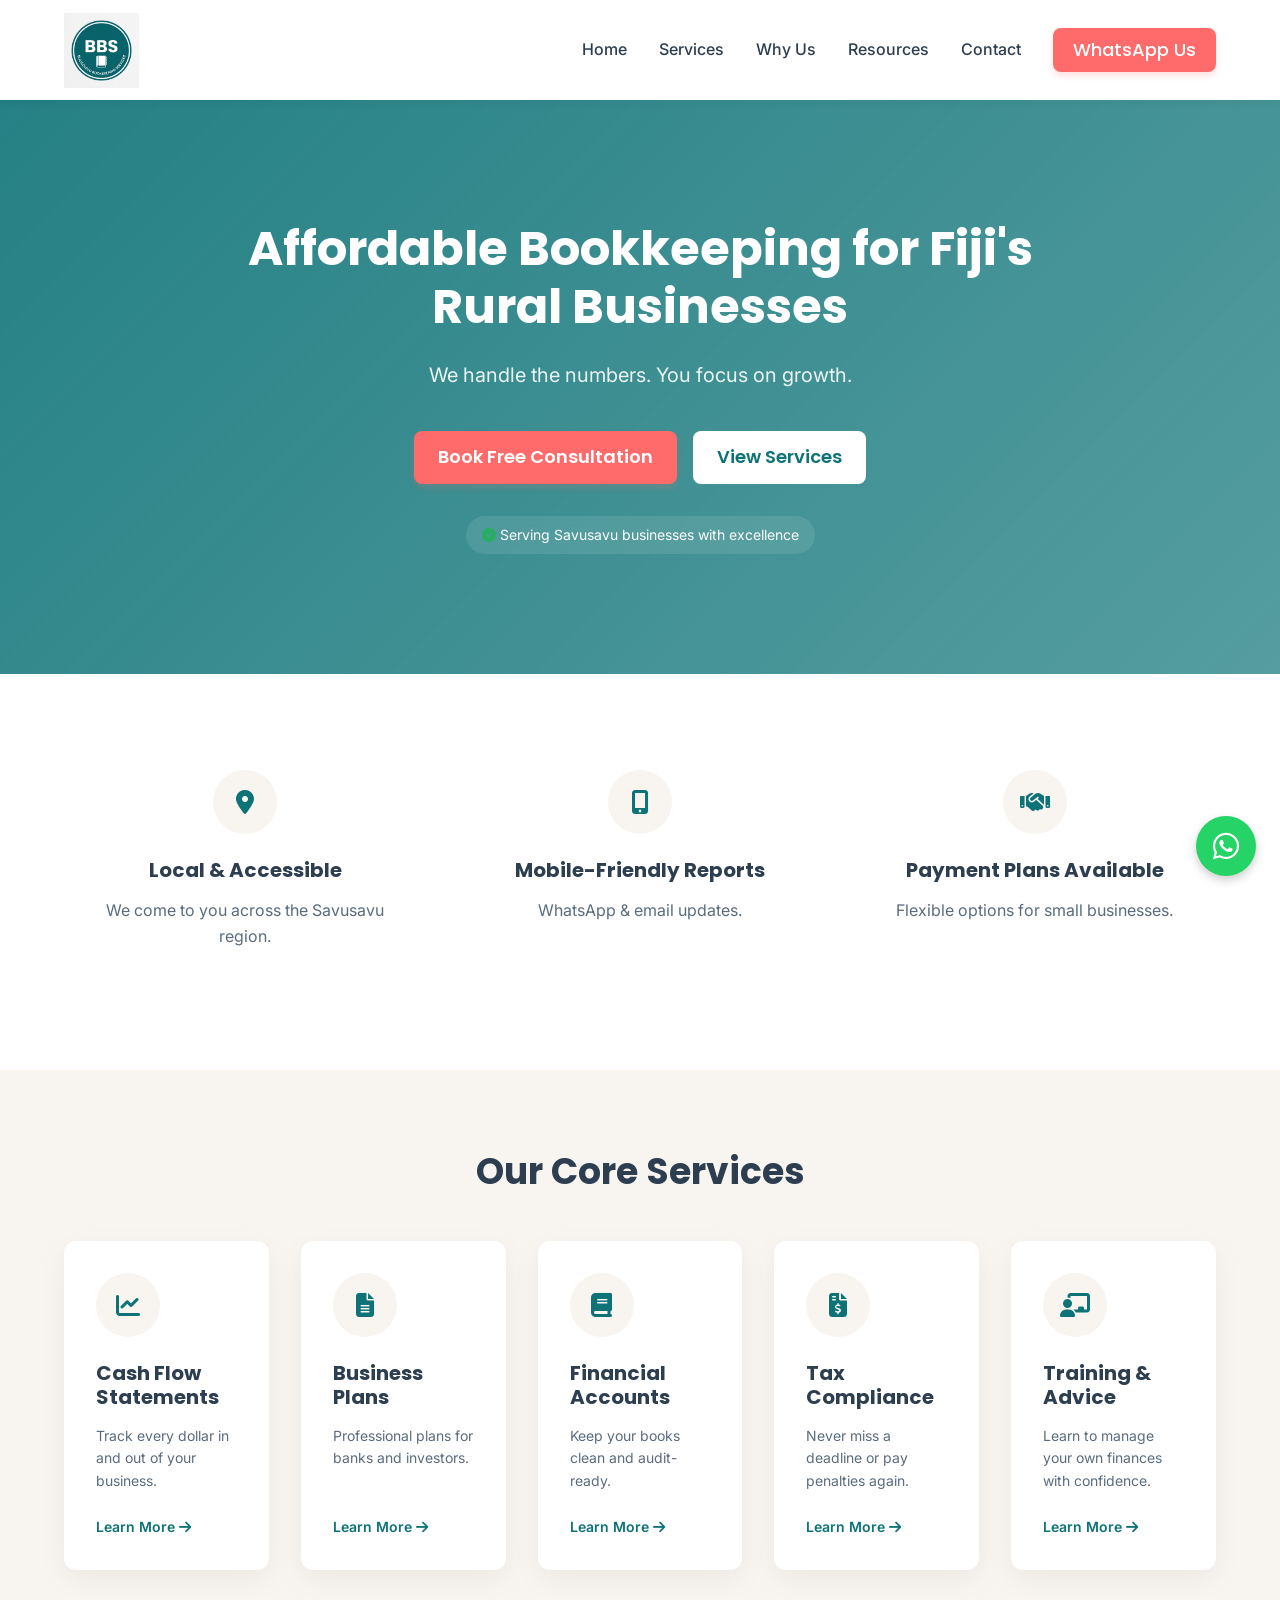
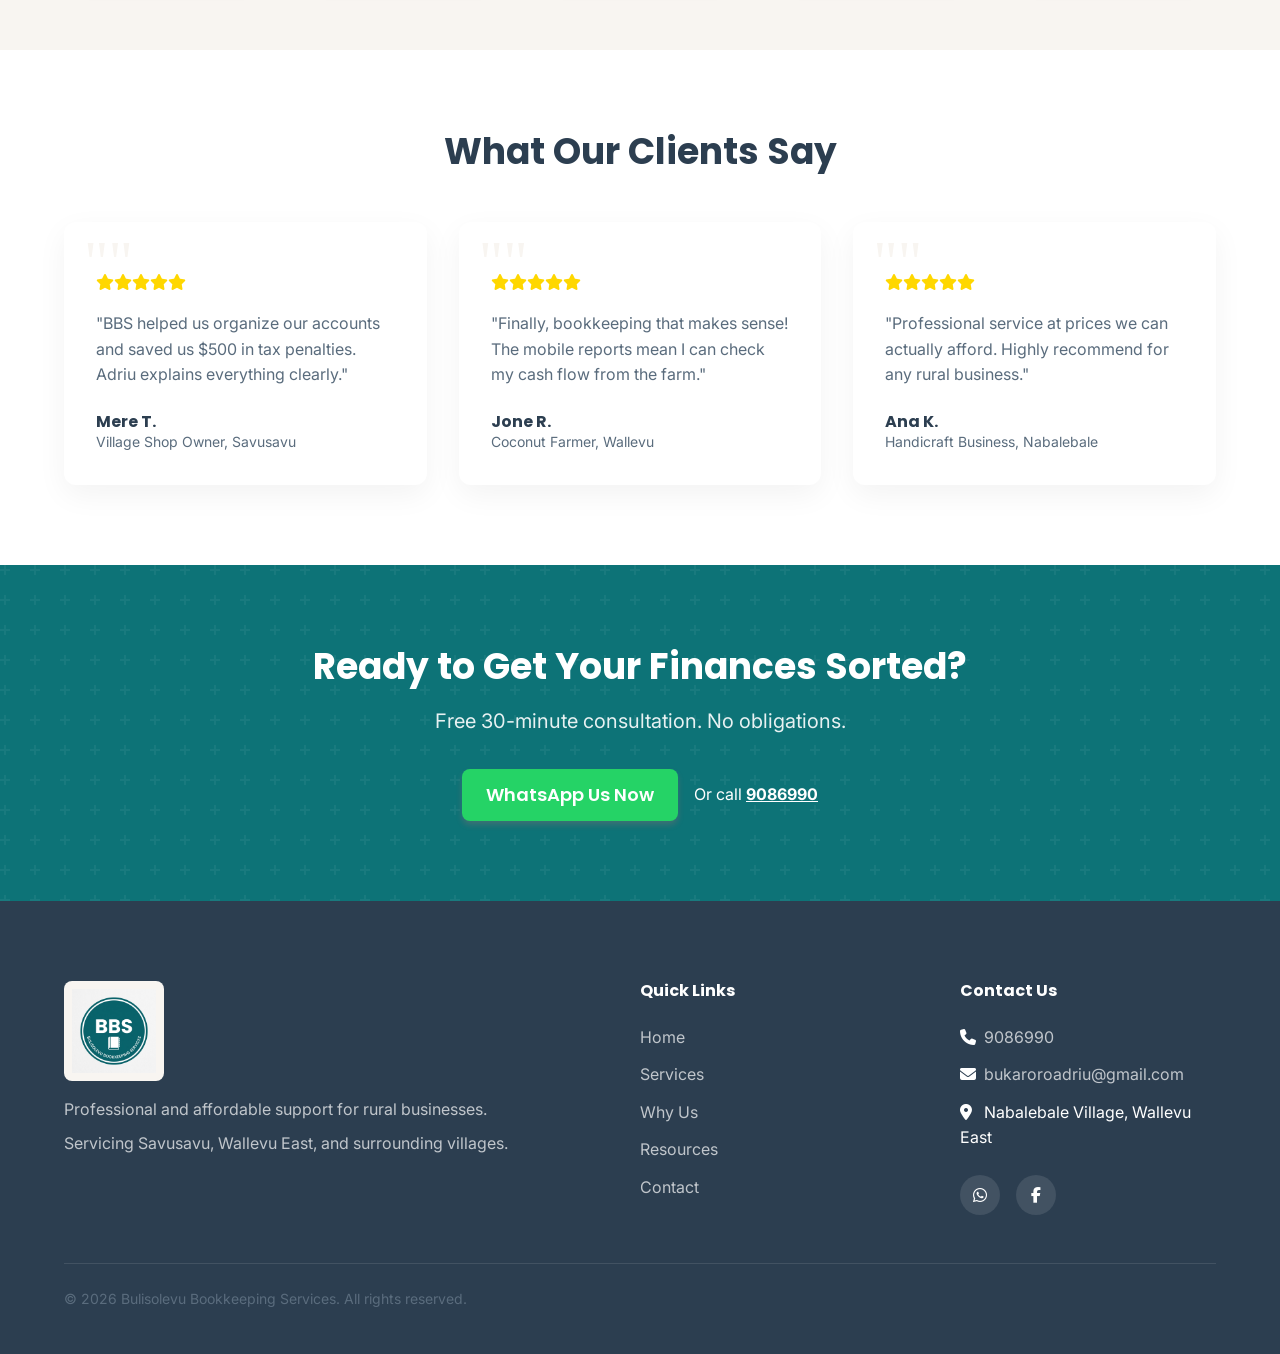
<file: index.html>
<!DOCTYPE html>
<html lang="en">
<head>
    <meta charset="UTF-8">
    <meta name="viewport" content="width=device-width, initial-scale=1.0">
    <meta http-equiv="X-UA-Compatible" content="IE=edge">
    <title>BBS - Affordable Bookkeeping for Savusavu Businesses | Bulisolevu Bookkeeping</title>
    <meta name="description" content="Professional bookkeeping services for rural Fiji businesses. Tax filing, financial accounts, business plans. Serving Savusavu & Wallevu East. Call 9086990.">
    <meta name="keywords" content="bookkeeping Savusavu, Fiji accountant, rural business accounting, tax filing Fiji, business plan Fiji">
    
    <!-- Open Graph -->
    <meta property="og:title" content="Bulisolevu Bookkeeping Services - Affordable Bookkeeping for Rural Fiji">
    <meta property="og:description" content="Professional bookkeeping for rural businesses. We come to you.">
    <meta property="og:type" content="website">

    <!-- Styles -->
    <link rel="stylesheet" href="https://cdnjs.cloudflare.com/ajax/libs/font-awesome/6.4.0/css/all.min.css">
    <link rel="stylesheet" href="./css/styles.css">

    <!-- Local Business Schema -->
    <script type="application/ld+json">
    {
      "@context": "https://schema.org",
      "@type": "AccountingService",
      "name": "Bulisolevu Bookkeeping Services",
      "description": "Professional and affordable bookkeeping services for rural businesses in Savusavu, Fiji",
      "address": {
        "@type": "PostalAddress",
        "streetAddress": "Nabalebale Village, Wallevu East",
        "addressLocality": "Savusavu",
        "addressCountry": "FJ"
      },
      "telephone": "+679-9086990",
      "email": "bukaroroadriu@gmail.com",
      "priceRange": "$$",
      "areaServed": "Savusavu, Fiji"
    }
    </script>
</head>
<body>

    <!-- Navigation -->
    <header>
        <div class="container nav-container">
            <a href="./index.html" class="logo">
                <img src="./assets/images/bbs_logo.png" alt="BBS Logo" style="height: 75px; width: auto; object-fit: contain;">
            </a>
            <button class="mobile-menu-btn" aria-label="Toggle menu">
                <i class="fas fa-bars"></i>
            </button>
            <ul class="nav-links">
                <li><a href="./index.html">Home</a></li>
                <li><a href="./services.html">Services</a></li>
                <li><a href="./why-us.html">Why Us</a></li>
                <li><a href="./resources.html">Resources</a></li>
                <li><a href="./contact.html">Contact</a></li>
                <li><a href="https://wa.me/6799086990" class="btn btn-primary" style="padding: 8px 20px; color: white;">WhatsApp Us</a></li>
            </ul>
        </div>
    </header>

    <!-- Hero Section -->
    <section class="hero">
        <div class="container">
            <h1>Affordable Bookkeeping for Fiji's Rural Businesses</h1>
            <p>We handle the numbers. You focus on growth.</p>
            <div class="hero-actions">
                <a href="https://wa.me/6799086990" class="btn btn-primary">Book Free Consultation</a>
                <a href="./services.html" class="btn btn-white">View Services</a>
            </div>
            <div class="trust-badge">
                <i class="fas fa-check-circle text-success" style="color: #27AE60;"></i> Serving Savusavu businesses with excellence
            </div>
        </div>
    </section>

    <!-- Trust Signals Section -->
    <section class="bg-white trust-signals">
        <div class="container">
            <div class="grid grid-3">
                <div class="card">
                    <div class="card-icon" style="margin: 0 auto 1.5rem;"><i class="fas fa-map-marker-alt"></i></div>
                    <h3 class="card-title">Local & Accessible</h3>
                    <p>We come to you across the Savusavu region.</p>
                </div>
                <div class="card">
                    <div class="card-icon" style="margin: 0 auto 1.5rem;"><i class="fas fa-mobile-alt"></i></div>
                    <h3 class="card-title">Mobile-Friendly Reports</h3>
                    <p>WhatsApp & email updates.</p>
                </div>
                <div class="card">
                    <div class="card-icon" style="margin: 0 auto 1.5rem;"><i class="fas fa-handshake"></i></div>
                    <h3 class="card-title">Payment Plans Available</h3>
                    <p>Flexible options for small businesses.</p>
                </div>
            </div>
        </div>
    </section>

    <!-- Services Preview Section -->
    <section class="bg-light">
        <div class="container">
            <h2 class="text-center" style="margin-bottom: 3rem;">Our Core Services</h2>
            <div class="grid grid-5">
                <div class="card">
                    <div class="card-icon"><i class="fas fa-chart-line"></i></div>
                    <h4 class="card-title">Cash Flow Statements</h4>
                    <p style="font-size: 14px;">Track every dollar in and out of your business.</p>
                    <a href="./services.html" style="font-weight: 600; font-size: 14px; margin-top: auto;">Learn More <i class="fas fa-arrow-right"></i></a>
                </div>
                <div class="card">
                    <div class="card-icon"><i class="fas fa-file-alt"></i></div>
                    <h4 class="card-title">Business Plans</h4>
                    <p style="font-size: 14px;">Professional plans for banks and investors.</p>
                    <a href="./services.html" style="font-weight: 600; font-size: 14px; margin-top: auto;">Learn More <i class="fas fa-arrow-right"></i></a>
                </div>
                <div class="card">
                    <div class="card-icon"><i class="fas fa-book"></i></div>
                    <h4 class="card-title">Financial Accounts</h4>
                    <p style="font-size: 14px;">Keep your books clean and audit-ready.</p>
                    <a href="./services.html" style="font-weight: 600; font-size: 14px; margin-top: auto;">Learn More <i class="fas fa-arrow-right"></i></a>
                </div>
                <div class="card">
                    <div class="card-icon"><i class="fas fa-file-invoice-dollar"></i></div>
                    <h4 class="card-title">Tax Compliance</h4>
                    <p style="font-size: 14px;">Never miss a deadline or pay penalties again.</p>
                    <a href="./services.html" style="font-weight: 600; font-size: 14px; margin-top: auto;">Learn More <i class="fas fa-arrow-right"></i></a>
                </div>
                <div class="card">
                    <div class="card-icon"><i class="fas fa-chalkboard-teacher"></i></div>
                    <h4 class="card-title">Training & Advice</h4>
                    <p style="font-size: 14px;">Learn to manage your own finances with confidence.</p>
                    <a href="./services.html" style="font-weight: 600; font-size: 14px; margin-top: auto;">Learn More <i class="fas fa-arrow-right"></i></a>
                </div>
            </div>
        </div>
    </section>

    <!-- Social Proof Section -->
    <section class="bg-white">
        <div class="container">
            <h2 class="text-center" style="margin-bottom: 3rem;">What Our Clients Say</h2>
            <div class="grid grid-3">
                <div class="card testimonial-card">
                    <div class="rating">
                        <i class="fas fa-star"></i><i class="fas fa-star"></i><i class="fas fa-star"></i><i class="fas fa-star"></i><i class="fas fa-star"></i>
                    </div>
                    <p>"BBS helped us organize our accounts and saved us $500 in tax penalties. Adriu explains everything clearly."</p>
                    <h4 style="margin-bottom: 0; margin-top: auto;">Mere T.</h4>
                    <span style="font-size: 14px; color: var(--text-secondary);">Village Shop Owner, Savusavu</span>
                </div>
                <div class="card testimonial-card">
                    <div class="rating">
                        <i class="fas fa-star"></i><i class="fas fa-star"></i><i class="fas fa-star"></i><i class="fas fa-star"></i><i class="fas fa-star"></i>
                    </div>
                    <p>"Finally, bookkeeping that makes sense! The mobile reports mean I can check my cash flow from the farm."</p>
                    <h4 style="margin-bottom: 0; margin-top: auto;">Jone R.</h4>
                    <span style="font-size: 14px; color: var(--text-secondary);">Coconut Farmer, Wallevu</span>
                </div>
                <div class="card testimonial-card">
                    <div class="rating">
                        <i class="fas fa-star"></i><i class="fas fa-star"></i><i class="fas fa-star"></i><i class="fas fa-star"></i><i class="fas fa-star"></i>
                    </div>
                    <p>"Professional service at prices we can actually afford. Highly recommend for any rural business."</p>
                    <h4 style="margin-bottom: 0; margin-top: auto;">Ana K.</h4>
                    <span style="font-size: 14px; color: var(--text-secondary);">Handicraft Business, Nabalebale</span>
                </div>
            </div>
        </div>
    </section>

    <!-- CTA Section -->
    <section class="bg-primary text-center" style="background-image: url('data:image/svg+xml,%3Csvg width=\'60\' height=\'60\' viewBox=\'0 0 60 60\' xmlns=\'http://www.w3.org/2000/svg\'%3E%3Cg fill=\'none\' fill-rule=\'evenodd\'%3E%3Cg fill=\'%23ffffff\' fill-opacity=\'0.05\'%3E%3Cpath d=\'M36 34v-4h-2v4h-4v2h4v4h2v-4h4v-2h-4zm0-30V0h-2v4h-4v2h4v4h2V6h4V4h-4zM6 34v-4H4v4H0v2h4v4h2v-4h4v-2H6zM6 4V0H4v4H0v2h4v4h2V6h4V4H6z\'/%3E%3C/g%3E%3C/g%3E%3C/svg%3E');">
        <div class="container">
            <h2 class="text-white" style="margin-bottom: 1rem;">Ready to Get Your Finances Sorted?</h2>
            <p class="text-white" style="font-size: 20px; max-width: 600px; margin: 0 auto 2rem; color: rgba(255,255,255,0.9);">Free 30-minute consultation. No obligations.</p>
            <div style="display: flex; gap: 1rem; justify-content: center; align-items: center; flex-wrap: wrap;">
                <a href="https://wa.me/6799086990" class="btn btn-primary" style="background-color: #25D366; color: white;">WhatsApp Us Now</a>
                <span class="text-white">Or call <a href="tel:+6799086990" style="color: white; font-weight: bold; text-decoration: underline;">9086990</a></span>
            </div>
        </div>
    </section>

    <!-- Footer -->
    <footer>
        <div class="container">
            <div class="footer-grid">
                <div class="footer-col">
                    <div class="logo" style="margin-bottom: 1rem;">
                        <img src="./assets/images/bbs_logo.png" alt="BBS Logo" style="height: 100px; width: auto; object-fit: contain; background-color: var(--neutral-light); padding: 8px; border-radius: 8px;">
                    </div>
                    <p style="margin-bottom: 0.5rem;">Professional and affordable support for rural businesses.</p>
                    <p>Servicing Savusavu, Wallevu East, and surrounding villages.</p>
                </div>
                <div class="footer-col">
                    <h4>Quick Links</h4>
                    <ul class="footer-links">
                        <li><a href="./index.html">Home</a></li>
                        <li><a href="./services.html">Services</a></li>
                        <li><a href="./why-us.html">Why Us</a></li>
                        <li><a href="./resources.html">Resources</a></li>
                        <li><a href="./contact.html">Contact</a></li>
                    </ul>
                </div>
                <div class="footer-col">
                    <h4>Contact Us</h4>
                    <ul class="footer-links">
                        <li><i class="fas fa-phone" style="width: 20px;"></i> <a href="tel:+6799086990">9086990</a></li>
                        <li><i class="fas fa-envelope" style="width: 20px;"></i> <a href="mailto:bukaroroadriu@gmail.com">bukaroroadriu@gmail.com</a></li>
                        <li><i class="fas fa-map-marker-alt" style="width: 20px;"></i> Nabalebale Village, Wallevu East</li>
                    </ul>
                    <div class="footer-social">
                        <a href="https://wa.me/6799086990"><i class="fab fa-whatsapp"></i></a>
                        <a href="https://www.facebook.com/profile.php?id=100014036929391"><i class="fab fa-facebook-f"></i></a>
                    </div>
                </div>
            </div>
            <div class="footer-bottom">
                <p>&copy; 2026 Bulisolevu Bookkeeping Services. All rights reserved.</p>
            </div>
        </div>
    </footer>

    <!-- WhatsApp Floating Button -->
    <a href="https://wa.me/6799086990?text=Hi%20BBS%2C%20I%27m%20interested%20in%20learning%20more%20about%20your%20bookkeeping%20services." class="whatsapp-fab" target="_blank" rel="noopener noreferrer" aria-label="Chat on WhatsApp">
        <i class="fab fa-whatsapp"></i>
    </a>

    <script src="./js/main.js"></script>
</body>
</html>
</file>
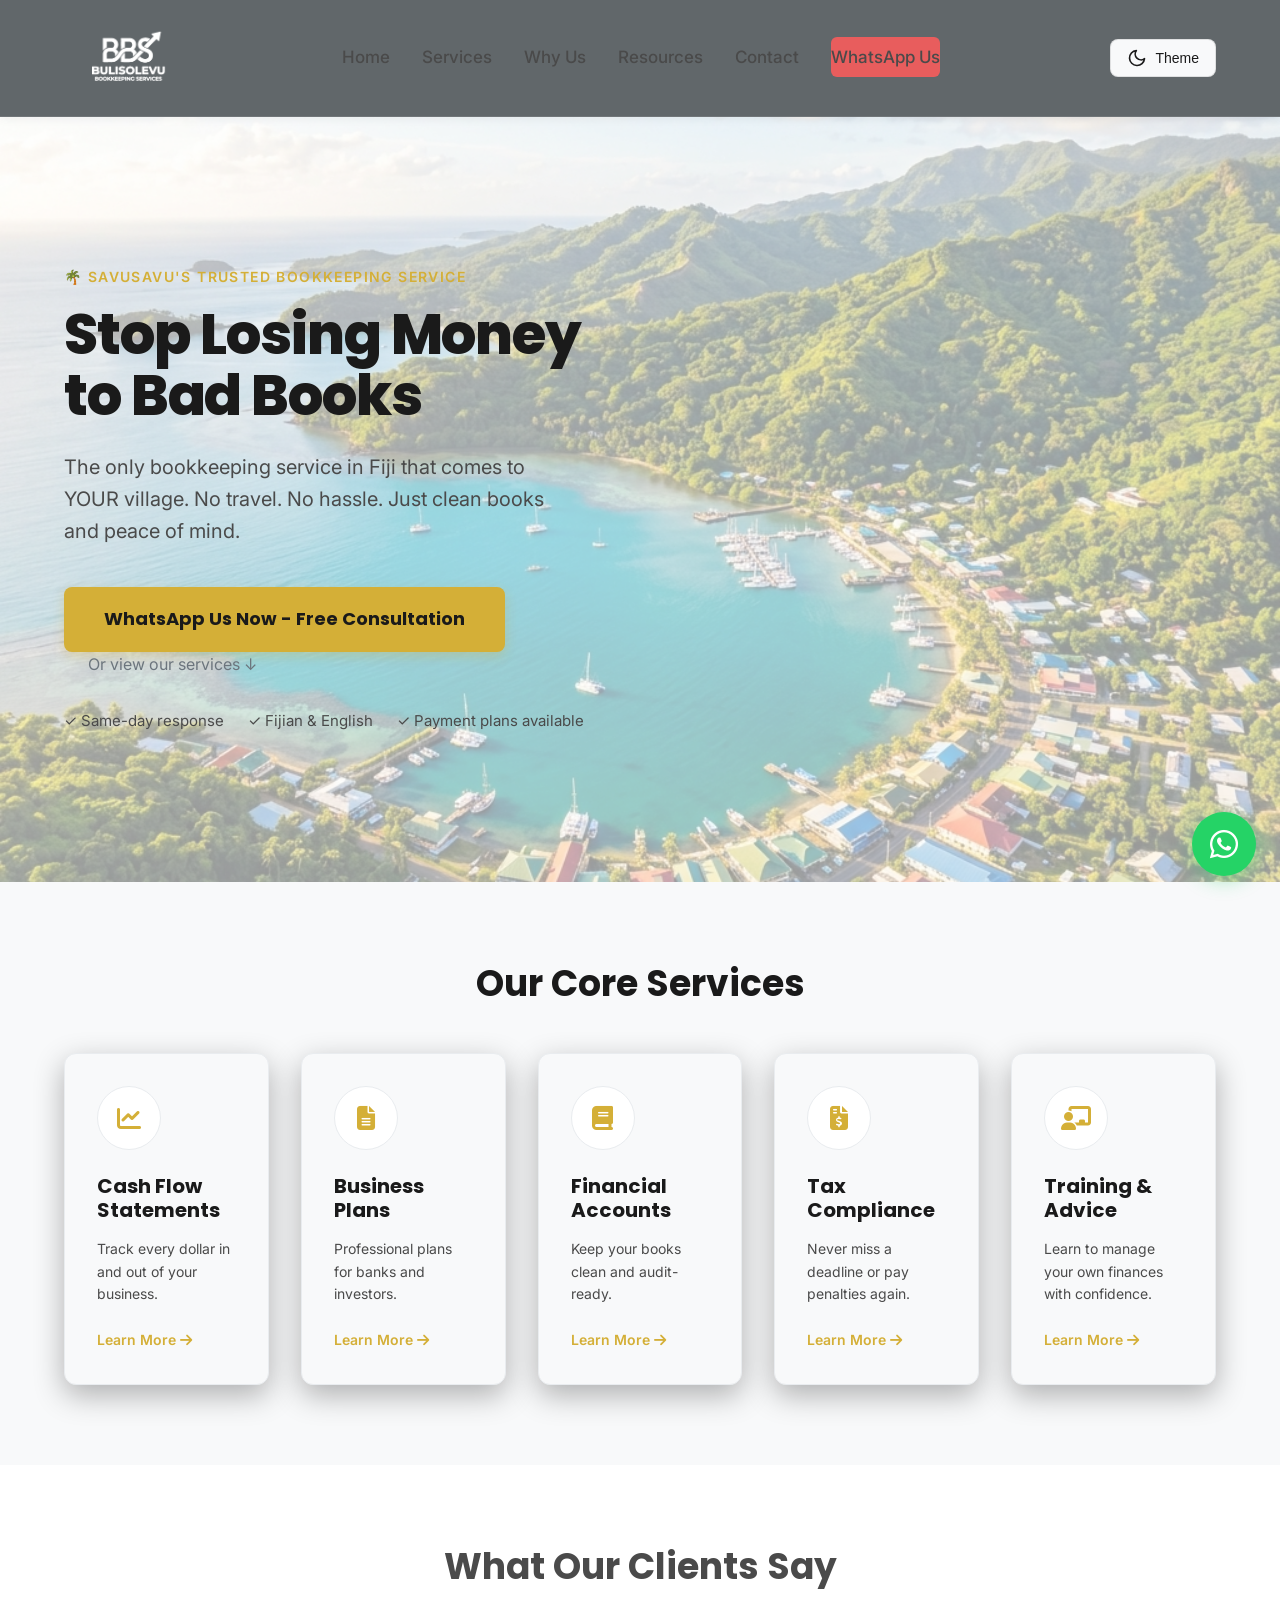
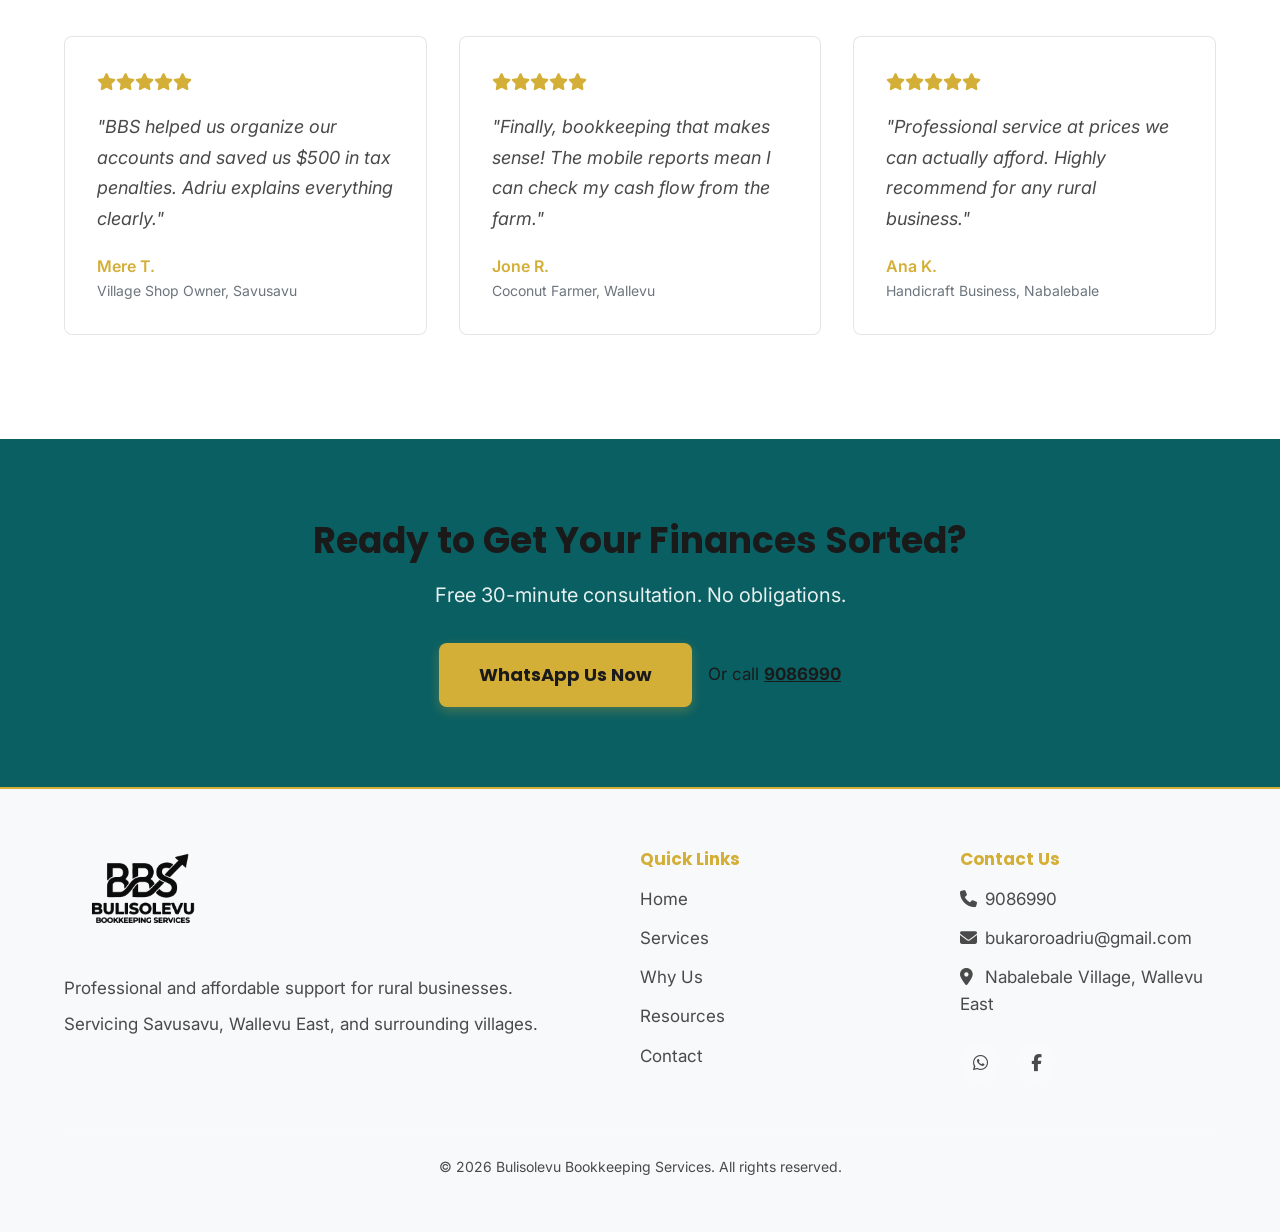
<file: public/index.html>
<!DOCTYPE html>
<html lang="en">
<head>
    <meta charset="UTF-8">
    <meta name="viewport" content="width=device-width, initial-scale=1.0">
    <meta http-equiv="X-UA-Compatible" content="IE=edge">
    <title>BBS - Affordable Bookkeeping for Savusavu Businesses | Bulisolevu Bookkeeping</title>
    <meta name="description" content="Professional bookkeeping services for rural Fiji businesses. Tax filing, financial accounts, business plans. Serving Savusavu & Wallevu East. Call 9086990.">
    <meta name="keywords" content="bookkeeping Savusavu, Fiji accountant, rural business accounting, tax filing Fiji, business plan Fiji">
    
    <!-- Open Graph -->
    <meta property="og:title" content="Bulisolevu Bookkeeping Services - Affordable Bookkeeping for Rural Fiji">
    <meta property="og:description" content="Professional bookkeeping for rural businesses. We come to you.">
    <meta property="og:type" content="website">

    <!-- Styles -->
    <link rel="stylesheet" href="https://cdnjs.cloudflare.com/ajax/libs/font-awesome/6.4.0/css/all.min.css">
    <link rel="stylesheet" href="./css/styles.css">

    <!-- Local Business Schema -->
    <script type="application/ld+json">
    {
      "@context": "https://schema.org",
      "@type": "AccountingService",
      "name": "Bulisolevu Bookkeeping Services",
      "description": "Professional and affordable bookkeeping services for rural businesses in Savusavu, Fiji",
      "address": {
        "@type": "PostalAddress",
        "streetAddress": "Nabalebale Village, Wallevu East",
        "addressLocality": "Savusavu",
        "addressCountry": "FJ"
      },
      "telephone": "+679-9086990",
      "email": "bukaroroadriu@gmail.com",
      "priceRange": "$$",
      "areaServed": "Savusavu, Fiji"
    }
    </script>
    <link rel="icon" type="image/png" href="./assets/images/bbs-logo-favicon.png">
</head>
<body>

    <!-- Navigation -->
    <header class="navbar">
        <div class="container nav-container">
            <a href="./index.html" class="logo logo-link">
                <img src="./assets/images/bbs-logo.png" alt="Bulisolevu Bookkeeping Services - BBS" class="logo-img" width="150" height="84" style="margin-top: 4px;">
            </a>
            <button class="mobile-menu-btn" aria-label="Toggle menu">
                <i class="fas fa-bars"></i>
            </button>
            <ul class="nav-links">
                <li><a href="./index.html">Home</a></li>
                <li><a href="./services.html">Services</a></li>
                <li><a href="./why-us.html">Why Us</a></li>
                <li><a href="./resources.html">Resources</a></li>
                <li><a href="./contact.html">Contact</a></li>
                <li><a href="https://wa.me/6799086990" class="nav-cta-button">WhatsApp Us</a></li>
            </ul>
            <div class="theme-toggle-container">
                <button id="theme-toggle" class="theme-toggle-btn" aria-label="Toggle theme">
                    <svg class="theme-icon sun-icon" xmlns="http://www.w3.org/2000/svg" width="24" height="24" viewBox="0 0 24 24" fill="none" stroke="currentColor" stroke-width="2" stroke-linecap="round" stroke-linejoin="round"><circle cx="12" cy="12" r="5"></circle><line x1="12" y1="1" x2="12" y2="3"></line><line x1="12" y1="21" x2="12" y2="23"></line><line x1="4.22" y1="4.22" x2="5.64" y2="5.64"></line><line x1="18.36" y1="18.36" x2="19.78" y2="19.78"></line><line x1="1" y1="12" x2="3" y2="12"></line><line x1="21" y1="12" x2="23" y2="12"></line><line x1="4.22" y1="19.78" x2="5.64" y2="18.36"></line><line x1="18.36" y1="5.64" x2="19.78" y2="4.22"></line></svg>
                    <svg class="theme-icon moon-icon" xmlns="http://www.w3.org/2000/svg" width="24" height="24" viewBox="0 0 24 24" fill="none" stroke="currentColor" stroke-width="2" stroke-linecap="round" stroke-linejoin="round"><path d="M21 12.79A9 9 0 1 1 11.21 3 7 7 0 0 0 21 12.79z"></path></svg>
                    <span class="theme-toggle-label">Theme</span>
                </button>
            </div>

        </div>
    </header>

    <!-- Hero Section -->
    <section class="hero">
      <div class="container">
        <div class="hero-content">
          <div class="hero-eyebrow">🌴 Savusavu's Trusted Bookkeeping Service</div>
          <h1 class="hero-headline">
            Stop Losing Money<br>
            to Bad Books
          </h1>
          <p class="hero-subheadline">
            The only bookkeeping service in Fiji that comes to YOUR village.
            No travel. No hassle. Just clean books and peace of mind.
          </p>
          
          <div style="display: flex; align-items: center; flex-wrap: wrap;">
            <a href="https://wa.me/6799086990" class="btn-primary-gold">
              WhatsApp Us Now - Free Consultation
            </a>
            <a href="./services.html" class="link-secondary">
              Or view our services ↓
            </a>
          </div>
          
          <ul class="hero-trust-signals">
            <li>✓ Same-day response</li>
            <li>✓ Fijian & English</li>
            <li>✓ Payment plans available</li>
          </ul>
        </div>
      </div>
    </section>

    <!-- Services Preview Section -->
    <section class="bg-light">
        <div class="container">
            <h2 class="text-center" style="margin-bottom: 3rem;">Our Core Services</h2>
            <div class="grid grid-5">
                <div class="card">
                    <div class="card-icon"><i class="fas fa-chart-line"></i></div>
                    <h4 class="card-title">Cash Flow Statements</h4>
                    <p style="font-size: 14px;">Track every dollar in and out of your business.</p>
                    <a href="./services.html" style="font-weight: 600; font-size: 14px; margin-top: auto;">Learn More <i class="fas fa-arrow-right"></i></a>
                </div>
                <div class="card">
                    <div class="card-icon"><i class="fas fa-file-alt"></i></div>
                    <h4 class="card-title">Business Plans</h4>
                    <p style="font-size: 14px;">Professional plans for banks and investors.</p>
                    <a href="./services.html" style="font-weight: 600; font-size: 14px; margin-top: auto;">Learn More <i class="fas fa-arrow-right"></i></a>
                </div>
                <div class="card">
                    <div class="card-icon"><i class="fas fa-book"></i></div>
                    <h4 class="card-title">Financial Accounts</h4>
                    <p style="font-size: 14px;">Keep your books clean and audit-ready.</p>
                    <a href="./services.html" style="font-weight: 600; font-size: 14px; margin-top: auto;">Learn More <i class="fas fa-arrow-right"></i></a>
                </div>
                <div class="card">
                    <div class="card-icon"><i class="fas fa-file-invoice-dollar"></i></div>
                    <h4 class="card-title">Tax Compliance</h4>
                    <p style="font-size: 14px;">Never miss a deadline or pay penalties again.</p>
                    <a href="./services.html" style="font-weight: 600; font-size: 14px; margin-top: auto;">Learn More <i class="fas fa-arrow-right"></i></a>
                </div>
                <div class="card">
                    <div class="card-icon"><i class="fas fa-chalkboard-teacher"></i></div>
                    <h4 class="card-title">Training & Advice</h4>
                    <p style="font-size: 14px;">Learn to manage your own finances with confidence.</p>
                    <a href="./services.html" style="font-weight: 600; font-size: 14px; margin-top: auto;">Learn More <i class="fas fa-arrow-right"></i></a>
                </div>
            </div>
        </div>
    </section>

    <!-- Social Proof Section -->
    <section class="bg-white">
        <div class="container">
            <h2 class="text-center" style="margin-bottom: 3rem; color: var(--text-white);">What Our Clients Say</h2>
            <div class="grid grid-3">
                <div class="testimonial">
                    <div class="rating">
                        <i class="fas fa-star"></i><i class="fas fa-star"></i><i class="fas fa-star"></i><i class="fas fa-star"></i><i class="fas fa-star"></i>
                    </div>
                    <p class="testimonial-quote">"BBS helped us organize our accounts and saved us $500 in tax penalties. Adriu explains everything clearly."</p>
                    <div class="testimonial-author">Mere T.</div>
                    <div class="testimonial-role">Village Shop Owner, Savusavu</div>
                </div>
                <div class="testimonial">
                    <div class="rating">
                        <i class="fas fa-star"></i><i class="fas fa-star"></i><i class="fas fa-star"></i><i class="fas fa-star"></i><i class="fas fa-star"></i>
                    </div>
                    <p class="testimonial-quote">"Finally, bookkeeping that makes sense! The mobile reports mean I can check my cash flow from the farm."</p>
                    <div class="testimonial-author">Jone R.</div>
                    <div class="testimonial-role">Coconut Farmer, Wallevu</div>
                </div>
                <div class="testimonial">
                    <div class="rating">
                        <i class="fas fa-star"></i><i class="fas fa-star"></i><i class="fas fa-star"></i><i class="fas fa-star"></i><i class="fas fa-star"></i>
                    </div>
                    <p class="testimonial-quote">"Professional service at prices we can actually afford. Highly recommend for any rural business."</p>
                    <div class="testimonial-author">Ana K.</div>
                    <div class="testimonial-role">Handicraft Business, Nabalebale</div>
                </div>
            </div>
        </div>
    </section>

    <!-- CTA Section -->
    <section class="bg-primary text-center">
        <div class="container">
            <h2 class="text-white" style="margin-bottom: 1rem;">Ready to Get Your Finances Sorted?</h2>
            <p class="text-white" style="font-size: 20px; max-width: 600px; margin: 0 auto 2rem; color: rgba(255,255,255,0.9);">Free 30-minute consultation. No obligations.</p>
            <div style="display: flex; gap: 1rem; justify-content: center; align-items: center; flex-wrap: wrap;">
                <a href="https://wa.me/6799086990" class="btn-primary-gold">WhatsApp Us Now</a>
                <span class="text-white">Or call <a href="tel:+6799086990" style="color: var(--fiji-gold); font-weight: bold; text-decoration: underline;">9086990</a></span>
            </div>
        </div>
    </section>

    <!-- Footer -->
    <footer class="footer">
        <div class="container">
            <div class="footer-grid">
                <div class="footer-col">
                    <div class="logo" style="margin-bottom: 1rem;">
                        <img src="./assets/images/bbs-logo.png" alt="Bulisolevu Bookkeeping Services - BBS" class="footer-logo" width="180" height="100">
                    </div>
                    <p style="margin-bottom: 0.5rem;">Professional and affordable support for rural businesses.</p>
                    <p>Servicing Savusavu, Wallevu East, and surrounding villages.</p>
                </div>
                <div class="footer-col">
                    <h4 class="footer-heading">Quick Links</h4>
                    <ul class="footer-links">
                        <li><a href="./index.html" class="footer-link">Home</a></li>
                        <li><a href="./services.html" class="footer-link">Services</a></li>
                        <li><a href="./why-us.html" class="footer-link">Why Us</a></li>
                        <li><a href="./resources.html" class="footer-link">Resources</a></li>
                        <li><a href="./contact.html" class="footer-link">Contact</a></li>
                    </ul>


                </div>
                <div class="footer-col">
                    <h4 class="footer-heading">Contact Us</h4>
                    <ul class="footer-links">
                        <li><i class="fas fa-phone" style="width: 20px;"></i> <a href="tel:+6799086990" class="footer-link">9086990</a></li>
                        <li><i class="fas fa-envelope" style="width: 20px;"></i> <a href="mailto:bukaroroadriu@gmail.com" class="footer-link">bukaroroadriu@gmail.com</a></li>
                        <li><i class="fas fa-map-marker-alt" style="width: 20px;"></i> Nabalebale Village, Wallevu East</li>
                    </ul>


                    <div class="footer-social">
                        <a href="https://wa.me/6799086990"><i class="fab fa-whatsapp"></i></a>
                        <a href="https://www.facebook.com/profile.php?id=100014036929391"><i class="fab fa-facebook-f"></i></a>
                    </div>
                </div>
            </div>
            <div class="footer-bottom">
                <p>&copy; 2026 Bulisolevu Bookkeeping Services. All rights reserved.</p>
            </div>
        </div>
    </footer>

    <!-- WhatsApp Floating Button -->
    <a href="https://wa.me/6799086990?text=Hi%20BBS%2C%20I%27m%20interested%20in%20learning%20more%20about%20your%20bookkeeping%20services." class="whatsapp-float" target="_blank" rel="noopener noreferrer" aria-label="Chat on WhatsApp">
        <i class="fab fa-whatsapp"></i>
    </a>

    <script src="./js/main.js"></script>
</body>
</html>
</file>
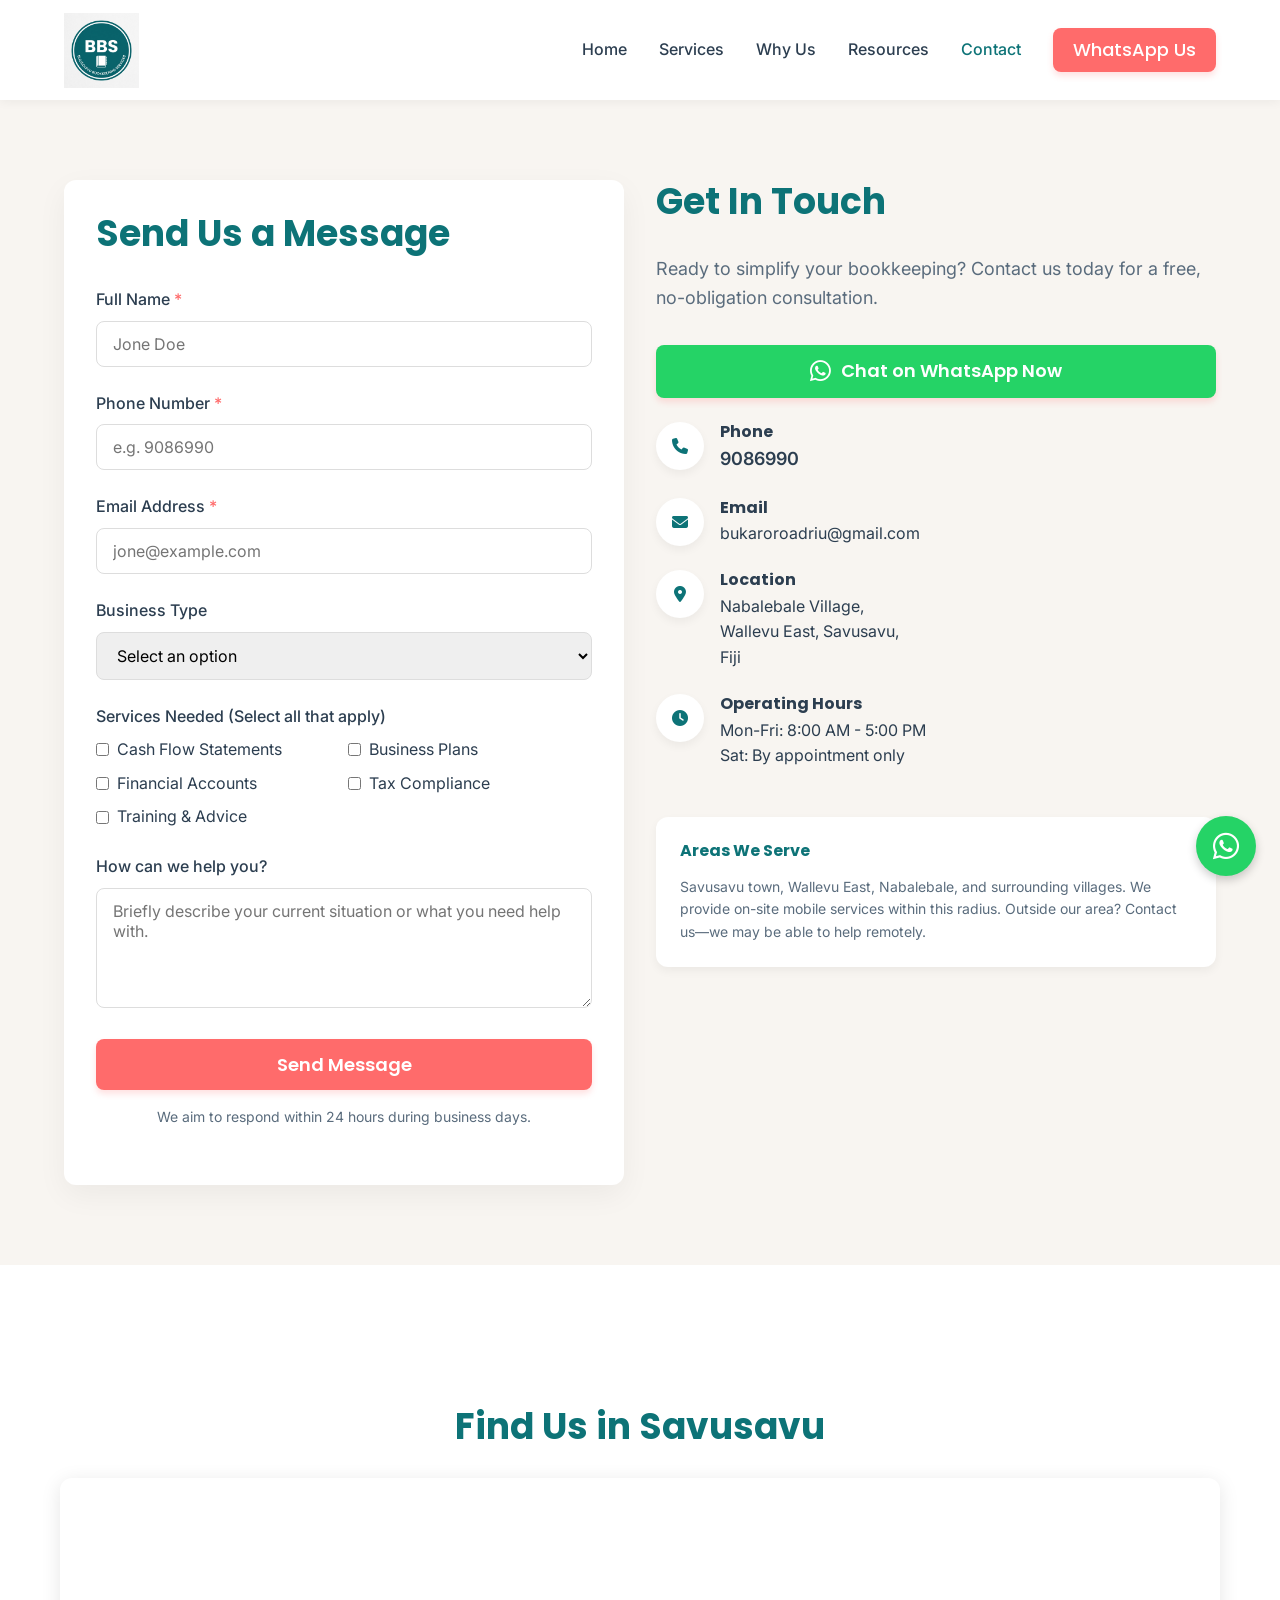
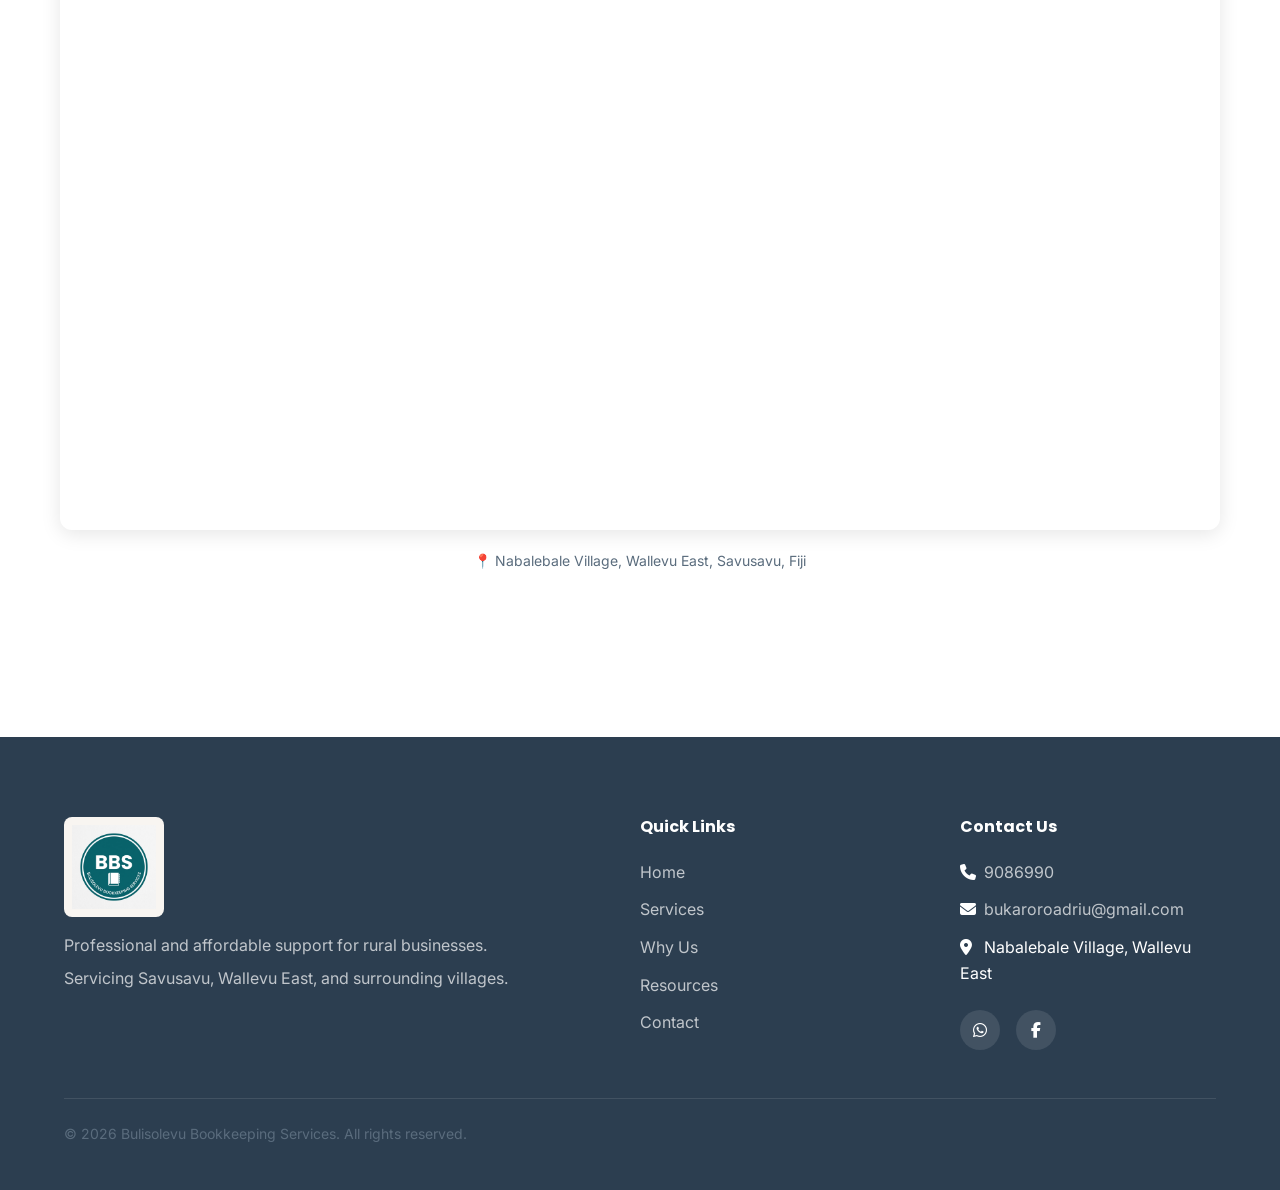
<file: contact.html>
<!DOCTYPE html>
<html lang="en">
<head>
    <meta charset="UTF-8">
    <meta name="viewport" content="width=device-width, initial-scale=1.0">
    <meta http-equiv="X-UA-Compatible" content="IE=edge">
    <title>Contact Us | Bulisolevu Bookkeeping Services</title>
    <meta name="description" content="Contact BBS for professional bookkeeping in Savusavu, Fiji. Call 9086990 or message us on WhatsApp for a free consultation.">
    
    <link rel="stylesheet" href="https://cdnjs.cloudflare.com/ajax/libs/font-awesome/6.4.0/css/all.min.css">
    <link rel="stylesheet" href="./css/styles.css">
</head>
<body>

    <!-- Navigation -->
    <header>
        <div class="container nav-container">
            <a href="./index.html" class="logo">
                <img src="./assets/images/bbs_logo.png" alt="BBS Logo" style="height: 75px; width: auto; object-fit: contain;">
            </a>
            <button class="mobile-menu-btn" aria-label="Toggle menu">
                <i class="fas fa-bars"></i>
            </button>
            <ul class="nav-links">
                <li><a href="./index.html">Home</a></li>
                <li><a href="./services.html">Services</a></li>
                <li><a href="./why-us.html">Why Us</a></li>
                <li><a href="./resources.html">Resources</a></li>
                <li><a href="./contact.html" class="active">Contact</a></li>
                <li><a href="https://wa.me/6799086990" class="btn btn-primary" style="padding: 8px 20px; color: white;">WhatsApp Us</a></li>
            </ul>
        </div>
    </header>

    <!-- Contact Section -->
    <section class="bg-light">
        <div class="container">
            <div class="grid grid-2">
                <!-- Contact Form -->
                <div class="card">
                    <h2 class="text-primary mb-4" style="margin-bottom: 2rem;">Send Us a Message</h2>
                    <form id="contactForm">
                        <div class="form-group">
                            <label class="form-label" for="name">Full Name <span class="text-secondary">*</span></label>
                            <input type="text" id="name" name="name" class="form-control" required placeholder="Jone Doe">
                        </div>
                        
                        <div class="form-group">
                            <label class="form-label" for="phone">Phone Number <span class="text-secondary">*</span></label>
                            <input type="tel" id="phone" name="phone" class="form-control" required placeholder="e.g. 9086990">
                        </div>

                        <div class="form-group">
                            <label class="form-label" for="email">Email Address <span class="text-secondary">*</span></label>
                            <input type="email" id="email" name="email" class="form-control" required placeholder="jone@example.com">
                        </div>

                        <div class="form-group">
                            <label class="form-label" for="businessType">Business Type</label>
                            <select id="businessType" name="businessType" class="form-control">
                                <option value="">Select an option</option>
                                <option value="farming">Farming / Agriculture</option>
                                <option value="retail">Retail / Village Shop</option>
                                <option value="tourism">Tourism / Hospitality</option>
                                <option value="trades">Trades (Builder, Plumber, etc.)</option>
                                <option value="other">Other</option>
                            </select>
                        </div>

                        <div class="form-group">
                            <label class="form-label">Services Needed (Select all that apply)</label>
                            <div style="display: grid; grid-template-columns: 1fr 1fr; gap: 0.5rem;">
                                <label style="display: flex; align-items: center; gap: 8px; cursor: pointer; font-weight: normal;">
                                    <input type="checkbox" name="services" value="cashflow"> Cash Flow Statements
                                </label>
                                <label style="display: flex; align-items: center; gap: 8px; cursor: pointer; font-weight: normal;">
                                    <input type="checkbox" name="services" value="businessplan"> Business Plans
                                </label>
                                <label style="display: flex; align-items: center; gap: 8px; cursor: pointer; font-weight: normal;">
                                    <input type="checkbox" name="services" value="accounts"> Financial Accounts
                                </label>
                                <label style="display: flex; align-items: center; gap: 8px; cursor: pointer; font-weight: normal;">
                                    <input type="checkbox" name="services" value="tax"> Tax Compliance
                                </label>
                                <label style="display: flex; align-items: center; gap: 8px; cursor: pointer; font-weight: normal;">
                                    <input type="checkbox" name="services" value="training"> Training & Advice
                                </label>
                            </div>
                        </div>

                        <div class="form-group">
                            <label class="form-label" for="message">How can we help you?</label>
                            <textarea id="message" name="message" class="form-control" placeholder="Briefly describe your current situation or what you need help with."></textarea>
                        </div>

                        <button type="submit" class="btn btn-primary" style="width: 100%;">Send Message</button>
                        <p style="font-size: 14px; text-align: center; margin-top: 1rem; color: var(--text-secondary);">We aim to respond within 24 hours during business days.</p>
                    </form>
                </div>

                <!-- Contact Info -->
                <div>
                    <h2 class="text-primary mb-4" style="margin-bottom: 2rem;">Get In Touch</h2>
                    <p style="font-size: 18px; margin-bottom: 2rem;">Ready to simplify your bookkeeping? Contact us today for a free, no-obligation consultation.</p>

                    <div style="display: flex; flex-direction: column; gap: 1.5rem; margin-bottom: 3rem;">
                        <a href="https://wa.me/6799086990" class="btn btn-primary" style="background-color: #25D366; color: white; display: flex; align-items: center; justify-content: center; gap: 10px;">
                            <i class="fab fa-whatsapp" style="font-size: 24px;"></i> Chat on WhatsApp Now
                        </a>
                        
                        <div style="display: flex; align-items: flex-start; gap: 1rem;">
                            <div style="background: var(--white); width: 48px; height: 48px; border-radius: 50%; display: flex; align-items: center; justify-content: center; color: var(--primary); box-shadow: 0 4px 10px rgba(0,0,0,0.05); flex-shrink: 0;">
                                <i class="fas fa-phone"></i>
                            </div>
                            <div>
                                <h4 style="margin-bottom: 0.25rem;">Phone</h4>
                                <a href="tel:+6799086990" style="color: var(--text-primary); font-size: 18px; font-weight: 600;">9086990</a>
                            </div>
                        </div>

                        <div style="display: flex; align-items: flex-start; gap: 1rem;">
                            <div style="background: var(--white); width: 48px; height: 48px; border-radius: 50%; display: flex; align-items: center; justify-content: center; color: var(--primary); box-shadow: 0 4px 10px rgba(0,0,0,0.05); flex-shrink: 0;">
                                <i class="fas fa-envelope"></i>
                            </div>
                            <div>
                                <h4 style="margin-bottom: 0.25rem;">Email</h4>
                                <a href="mailto:bukaroroadriu@gmail.com" style="color: var(--text-primary); font-size: 16px;">bukaroroadriu@gmail.com</a>
                            </div>
                        </div>

                        <div style="display: flex; align-items: flex-start; gap: 1rem;">
                            <div style="background: var(--white); width: 48px; height: 48px; border-radius: 50%; display: flex; align-items: center; justify-content: center; color: var(--primary); box-shadow: 0 4px 10px rgba(0,0,0,0.05); flex-shrink: 0;">
                                <i class="fas fa-map-marker-alt"></i>
                            </div>
                            <div>
                                <h4 style="margin-bottom: 0.25rem;">Location</h4>
                                <p style="margin: 0; color: var(--text-primary);">Nabalebale Village,<br>Wallevu East, Savusavu,<br>Fiji</p>
                            </div>
                        </div>

                        <div style="display: flex; align-items: flex-start; gap: 1rem;">
                            <div style="background: var(--white); width: 48px; height: 48px; border-radius: 50%; display: flex; align-items: center; justify-content: center; color: var(--primary); box-shadow: 0 4px 10px rgba(0,0,0,0.05); flex-shrink: 0;">
                                <i class="fas fa-clock"></i>
                            </div>
                            <div>
                                <h4 style="margin-bottom: 0.25rem;">Operating Hours</h4>
                                <p style="margin: 0; color: var(--text-primary);">Mon-Fri: 8:00 AM - 5:00 PM<br>Sat: By appointment only</p>
                            </div>
                        </div>
                    </div>

                    <div style="background: var(--white); padding: 1.5rem; border-radius: var(--radius-card); box-shadow: 0 4px 10px rgba(0,0,0,0.05);">
                        <h4 style="margin-bottom: 1rem; color: var(--primary);">Areas We Serve</h4>
                        <p style="font-size: 14px; margin-bottom: 0;">Savusavu town, Wallevu East, Nabalebale, and surrounding villages. We provide on-site mobile services within this radius. Outside our area? Contact us—we may be able to help remotely.</p>
                    </div>
                </div>
            </div>
        </div>
    </section>

    <!-- Map Section -->
    <section class="map-section" style="width: 100%; margin: 60px 0;">
      <div style="max-width: 1200px; margin: 0 auto; padding: 0 20px;">
        <h2 style="text-align: center; margin-bottom: 30px; color: #0D7377;">Find Us in Savusavu</h2>
        <div style="position: relative; width: 100%; height: 0; padding-bottom: 56.25%; border-radius: 12px; overflow: hidden; box-shadow: 0 4px 20px rgba(0,0,0,0.1);">
          <iframe 
            src="https://www.google.com/maps/embed?pb=!1m18!1m12!1m3!1d60752.93605823588!2d179.28472!3d-16.78902!2m3!1f0!2f0!3f0!3m2!1i1024!2i768!4f13.1!3m3!1m2!1s0x6e1e2f8c0e8b4d8b%3A0x5d9a8c7b6e3f2a1c!2sSavusavu%2C%20Fiji!5e0!3m2!1sen!2s!4v1234567890123!5m2!1sen!2s" 
            width="100%" 
            height="100%" 
            style="position: absolute; top: 0; left: 0; border: 0;" 
            allowfullscreen="" 
            loading="lazy" 
            referrerpolicy="no-referrer-when-downgrade">
          </iframe>
        </div>
        <p style="text-align: center; margin-top: 20px; color: #5A6C7D; font-size: 14px;">
          📍 Nabalebale Village, Wallevu East, Savusavu, Fiji
        </p>
      </div>
    </section>

    <!-- Footer -->
    <footer>
        <div class="container">
            <div class="footer-grid">
                <div class="footer-col">
                    <div class="logo" style="margin-bottom: 1rem;">
                        <img src="./assets/images/bbs_logo.png" alt="BBS Logo" style="height: 100px; width: auto; object-fit: contain; background-color: var(--neutral-light); padding: 8px; border-radius: 8px;">
                    </div>
                    <p style="margin-bottom: 0.5rem;">Professional and affordable support for rural businesses.</p>
                    <p>Servicing Savusavu, Wallevu East, and surrounding villages.</p>
                </div>
                <div class="footer-col">
                    <h4>Quick Links</h4>
                    <ul class="footer-links">
                        <li><a href="./index.html">Home</a></li>
                        <li><a href="./services.html">Services</a></li>
                        <li><a href="./why-us.html">Why Us</a></li>
                        <li><a href="./resources.html">Resources</a></li>
                        <li><a href="./contact.html">Contact</a></li>
                    </ul>
                </div>
                <div class="footer-col">
                    <h4>Contact Us</h4>
                    <ul class="footer-links">
                        <li><i class="fas fa-phone" style="width: 20px;"></i> <a href="tel:+6799086990">9086990</a></li>
                        <li><i class="fas fa-envelope" style="width: 20px;"></i> <a href="mailto:bukaroroadriu@gmail.com">bukaroroadriu@gmail.com</a></li>
                        <li><i class="fas fa-map-marker-alt" style="width: 20px;"></i> Nabalebale Village, Wallevu East</li>
                    </ul>
                    <div class="footer-social">
                        <a href="https://wa.me/6799086990"><i class="fab fa-whatsapp"></i></a>
                        <a href="https://www.facebook.com/profile.php?id=100014036929391"><i class="fab fa-facebook-f"></i></a>
                    </div>
                </div>
            </div>
            <div class="footer-bottom">
                <p>&copy; 2026 Bulisolevu Bookkeeping Services. All rights reserved.</p>
            </div>
        </div>
    </footer>

    <!-- WhatsApp Floating Button -->
    <a href="https://wa.me/6799086990?text=Hi%20BBS%2C%20I%27m%20interested%20in%20learning%20more%20about%20your%20bookkeeping%20services." class="whatsapp-fab" target="_blank" rel="noopener noreferrer" aria-label="Chat on WhatsApp">
        <i class="fab fa-whatsapp"></i>
    </a>

    <script src="./js/main.js"></script>
</body>
</html>
</file>
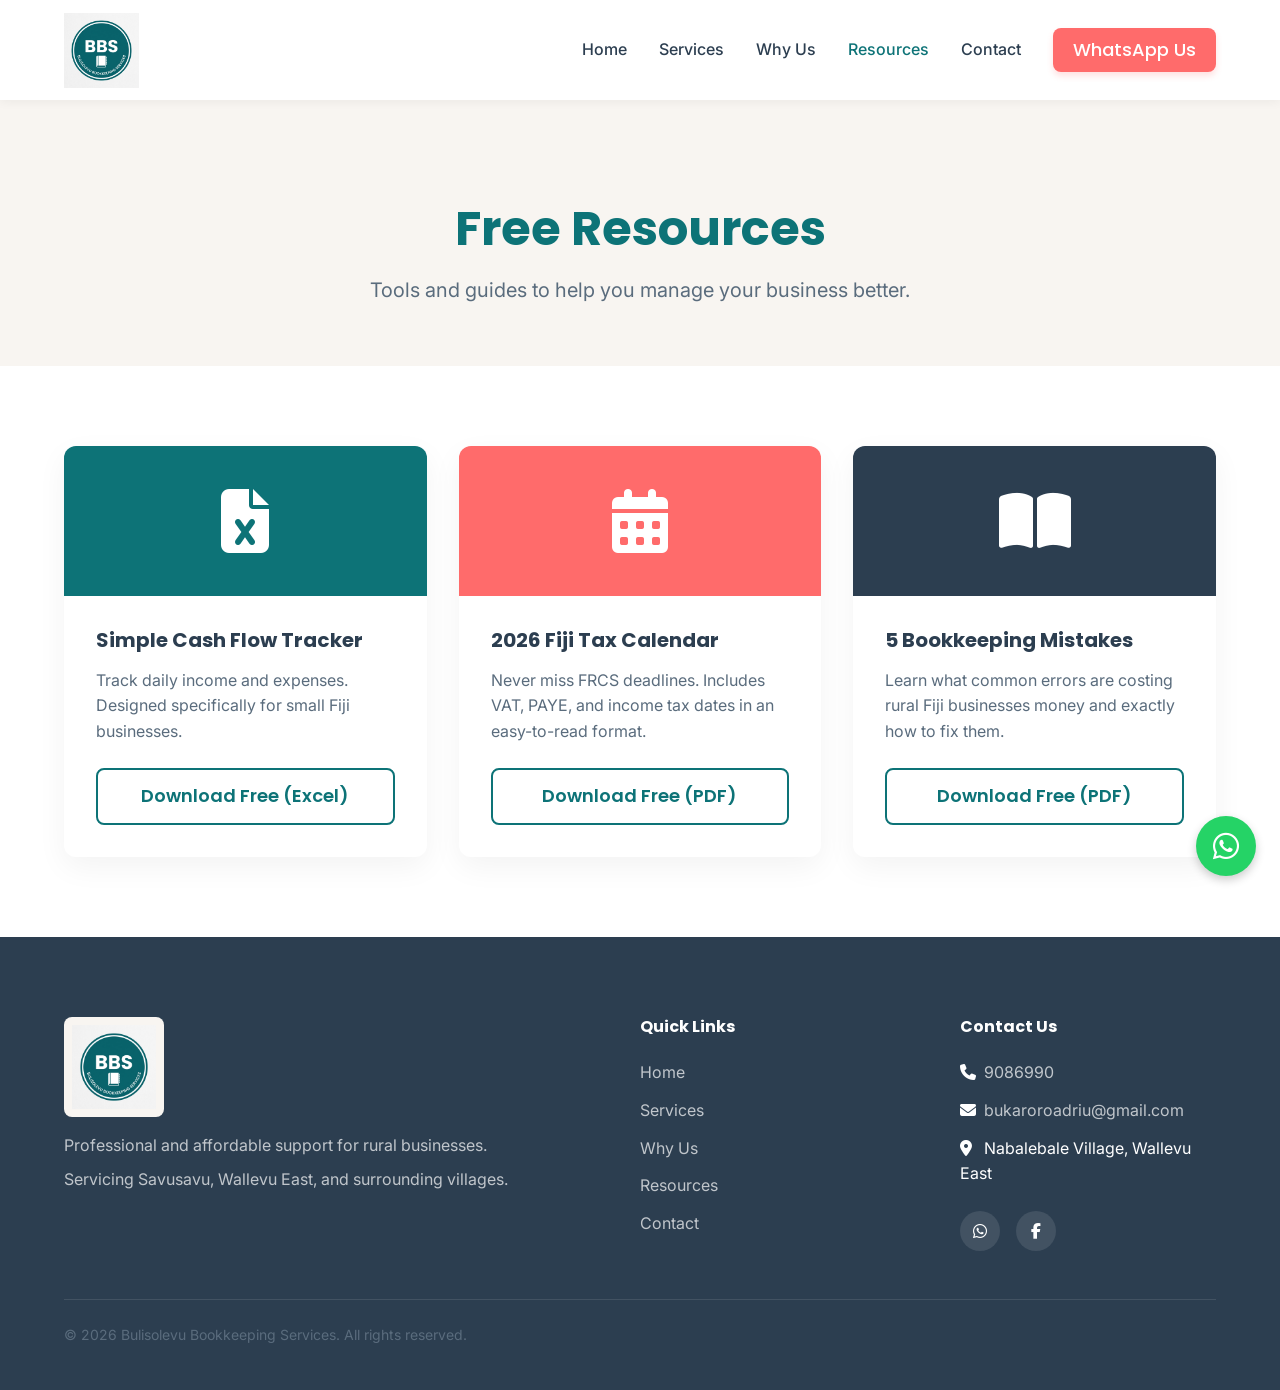
<file: resources.html>
<!DOCTYPE html>
<html lang="en">
<head>
    <meta charset="UTF-8">
    <meta name="viewport" content="width=device-width, initial-scale=1.0">
    <meta http-equiv="X-UA-Compatible" content="IE=edge">
    <title>Free Resources | Bulisolevu Bookkeeping Services</title>
    <meta name="description" content="Free bookkeeping resources for Fiji small businesses. Download our cash flow template, tax calendar, and business guides.">
    
    <link rel="stylesheet" href="https://cdnjs.cloudflare.com/ajax/libs/font-awesome/6.4.0/css/all.min.css">
    <link rel="stylesheet" href="./css/styles.css">
</head>
<body>

    <!-- Navigation -->
    <header>
        <div class="container nav-container">
            <a href="./index.html" class="logo">
                <img src="./assets/images/bbs_logo.png" alt="BBS Logo" style="height: 75px; width: auto; object-fit: contain;">
            </a>
            <button class="mobile-menu-btn" aria-label="Toggle menu">
                <i class="fas fa-bars"></i>
            </button>
            <ul class="nav-links">
                <li><a href="./index.html">Home</a></li>
                <li><a href="./services.html">Services</a></li>
                <li><a href="./why-us.html">Why Us</a></li>
                <li><a href="./resources.html" class="active">Resources</a></li>
                <li><a href="./contact.html">Contact</a></li>
                <li><a href="https://wa.me/6799086990" class="btn btn-primary" style="padding: 8px 20px; color: white;">WhatsApp Us</a></li>
            </ul>
        </div>
    </header>

    <!-- Page Header -->
    <section class="bg-light text-center" style="padding: 100px 0 60px;">
        <div class="container">
            <h1 class="text-primary">Free Resources</h1>
            <p style="font-size: 20px; max-width: 600px; margin: 0 auto;">Tools and guides to help you manage your business better.</p>
        </div>
    </section>

    <!-- Downloadable Resources -->
    <section class="bg-white">
        <div class="container">
            <div class="grid grid-3">
                <!-- Resource 1 -->
                <div class="card" style="padding: 0; overflow: hidden;">
                    <div style="background-color: var(--primary); height: 150px; display: flex; align-items: center; justify-content: center; color: white;">
                        <i class="fas fa-file-excel" style="font-size: 64px;"></i>
                    </div>
                    <div style="padding: 2rem;">
                        <h3 class="card-title">Simple Cash Flow Tracker</h3>
                        <p>Track daily income and expenses. Designed specifically for small Fiji businesses.</p>
                        <a href="#" class="btn btn-secondary" style="width: 100%; margin-top: auto;" onclick="alert('This is a placeholder for the download link. In production, this would trigger a file download or open a lead capture form.')">Download Free (Excel)</a>
                    </div>
                </div>

                <!-- Resource 2 -->
                <div class="card" style="padding: 0; overflow: hidden;">
                    <div style="background-color: var(--secondary); height: 150px; display: flex; align-items: center; justify-content: center; color: white;">
                        <i class="fas fa-calendar-alt" style="font-size: 64px;"></i>
                    </div>
                    <div style="padding: 2rem;">
                        <h3 class="card-title">2026 Fiji Tax Calendar</h3>
                        <p>Never miss FRCS deadlines. Includes VAT, PAYE, and income tax dates in an easy-to-read format.</p>
                        <a href="#" class="btn btn-secondary" style="width: 100%; margin-top: auto;" onclick="alert('This is a placeholder for the download link. In production, this would trigger a file download or open a lead capture form.')">Download Free (PDF)</a>
                    </div>
                </div>

                <!-- Resource 3 -->
                <div class="card" style="padding: 0; overflow: hidden;">
                    <div style="background-color: var(--neutral-dark); height: 150px; display: flex; align-items: center; justify-content: center; color: white;">
                        <i class="fas fa-book-open" style="font-size: 64px;"></i>
                    </div>
                    <div style="padding: 2rem;">
                        <h3 class="card-title">5 Bookkeeping Mistakes</h3>
                        <p>Learn what common errors are costing rural Fiji businesses money and exactly how to fix them.</p>
                        <a href="#" class="btn btn-secondary" style="width: 100%; margin-top: auto;" onclick="alert('This is a placeholder for the download link. In production, this would trigger a file download or open a lead capture form.')">Download Free (PDF)</a>
                    </div>
                </div>
            </div>
        </div>
    </section>

    <!-- Footer -->
    <footer>
        <div class="container">
            <div class="footer-grid">
                <div class="footer-col">
                    <div class="logo" style="margin-bottom: 1rem;">
                        <img src="./assets/images/bbs_logo.png" alt="BBS Logo" style="height: 100px; width: auto; object-fit: contain; background-color: var(--neutral-light); padding: 8px; border-radius: 8px;">
                    </div>
                    <p style="margin-bottom: 0.5rem;">Professional and affordable support for rural businesses.</p>
                    <p>Servicing Savusavu, Wallevu East, and surrounding villages.</p>
                </div>
                <div class="footer-col">
                    <h4>Quick Links</h4>
                    <ul class="footer-links">
                        <li><a href="./index.html">Home</a></li>
                        <li><a href="./services.html">Services</a></li>
                        <li><a href="./why-us.html">Why Us</a></li>
                        <li><a href="./resources.html">Resources</a></li>
                        <li><a href="./contact.html">Contact</a></li>
                    </ul>
                </div>
                <div class="footer-col">
                    <h4>Contact Us</h4>
                    <ul class="footer-links">
                        <li><i class="fas fa-phone" style="width: 20px;"></i> <a href="tel:+6799086990">9086990</a></li>
                        <li><i class="fas fa-envelope" style="width: 20px;"></i> <a href="mailto:bukaroroadriu@gmail.com">bukaroroadriu@gmail.com</a></li>
                        <li><i class="fas fa-map-marker-alt" style="width: 20px;"></i> Nabalebale Village, Wallevu East</li>
                    </ul>
                    <div class="footer-social">
                        <a href="https://wa.me/6799086990"><i class="fab fa-whatsapp"></i></a>
                        <a href="https://www.facebook.com/profile.php?id=100014036929391"><i class="fab fa-facebook-f"></i></a>
                    </div>
                </div>
            </div>
            <div class="footer-bottom">
                <p>&copy; 2026 Bulisolevu Bookkeeping Services. All rights reserved.</p>
            </div>
        </div>
    </footer>

    <!-- WhatsApp Floating Button -->
    <a href="https://wa.me/6799086990?text=Hi%20BBS%2C%20I%27m%20interested%20in%20learning%20more%20about%20your%20bookkeeping%20services." class="whatsapp-fab" target="_blank" rel="noopener noreferrer" aria-label="Chat on WhatsApp">
        <i class="fab fa-whatsapp"></i>
    </a>

    <script src="./js/main.js"></script>
</body>
</html>
</file>
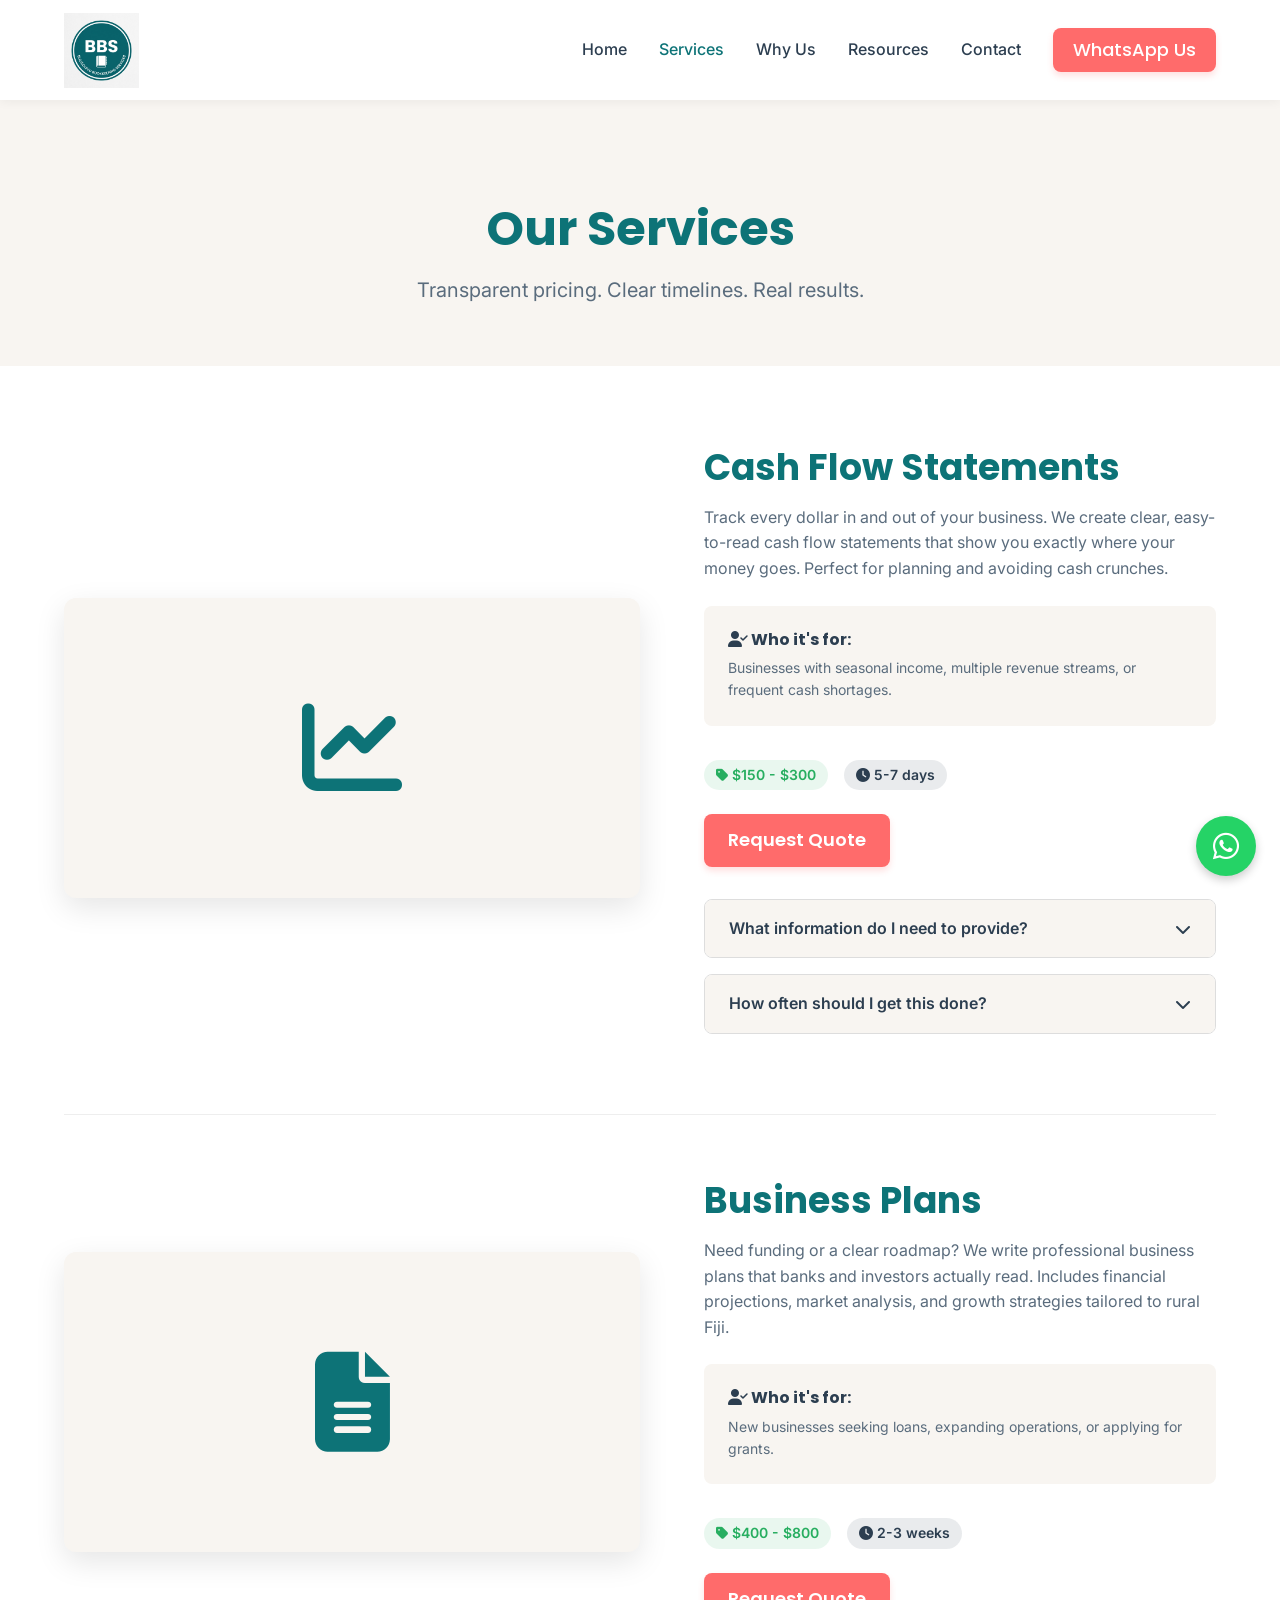
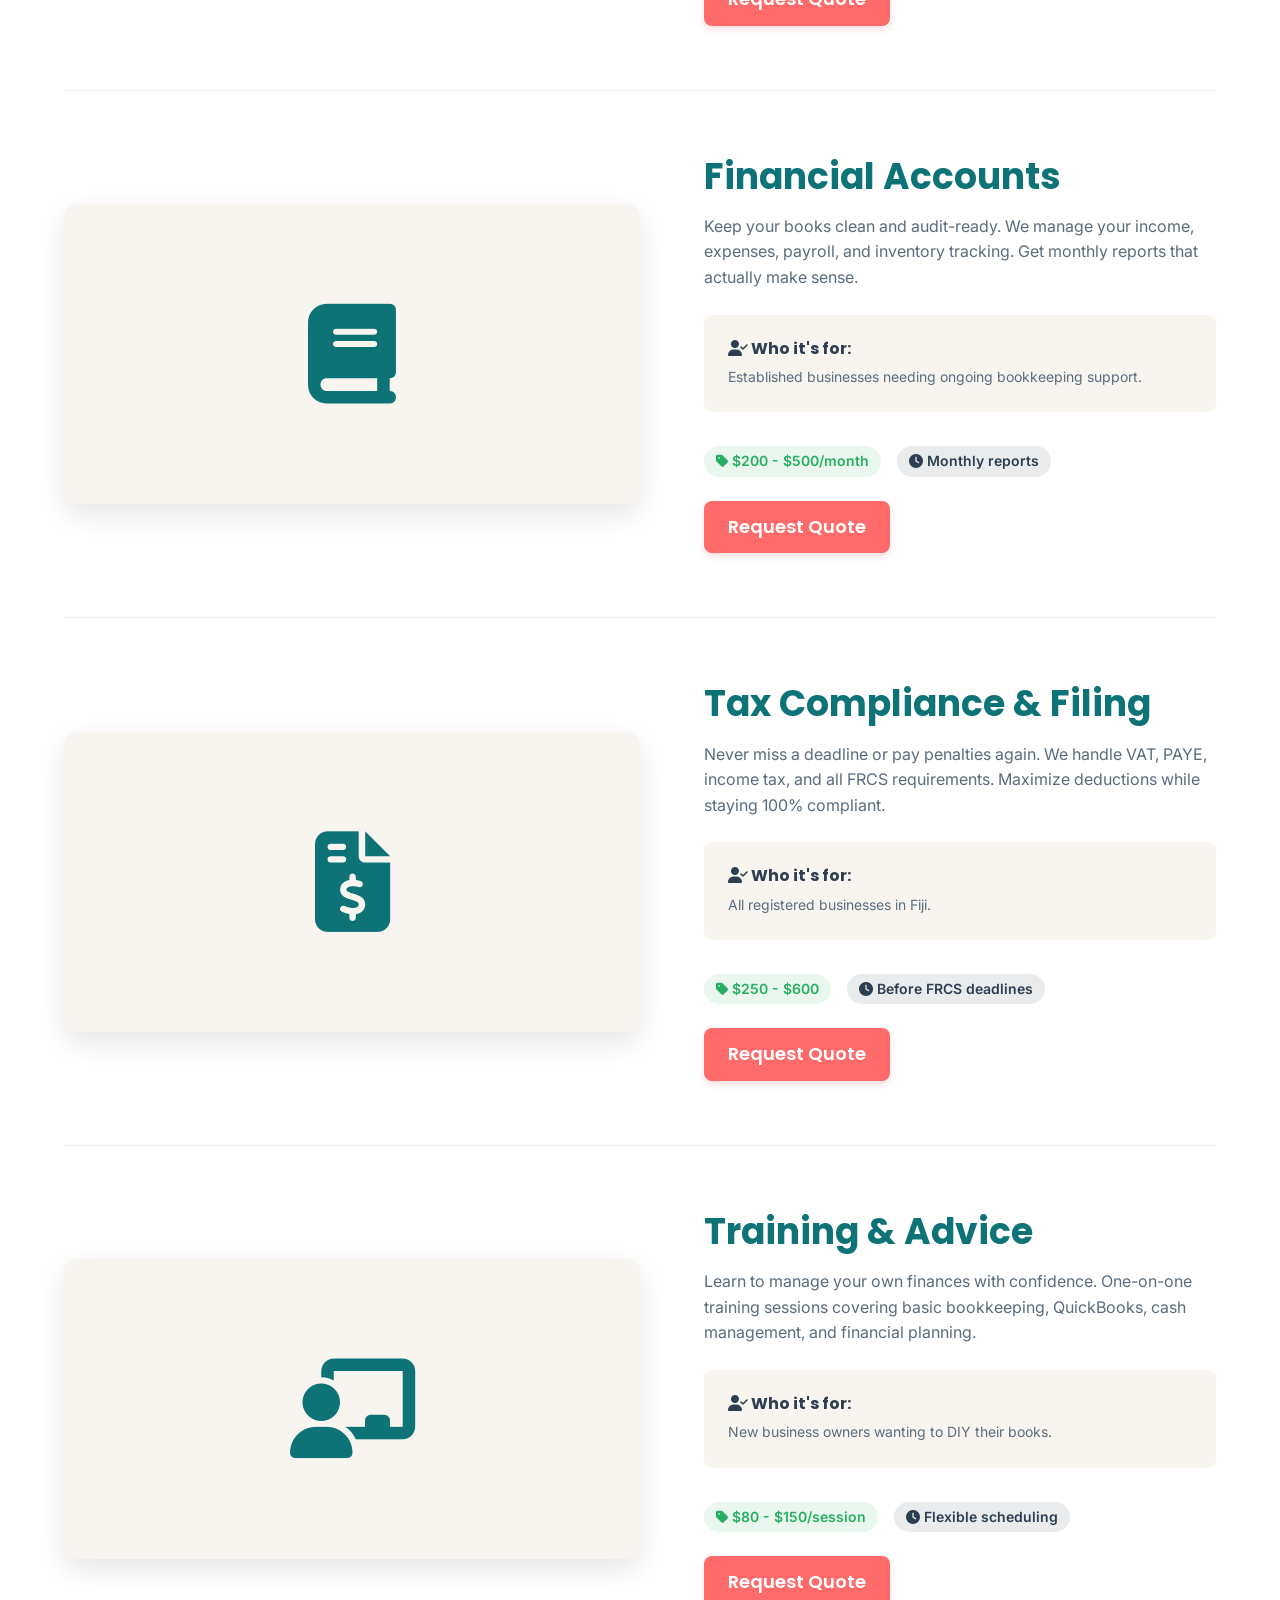
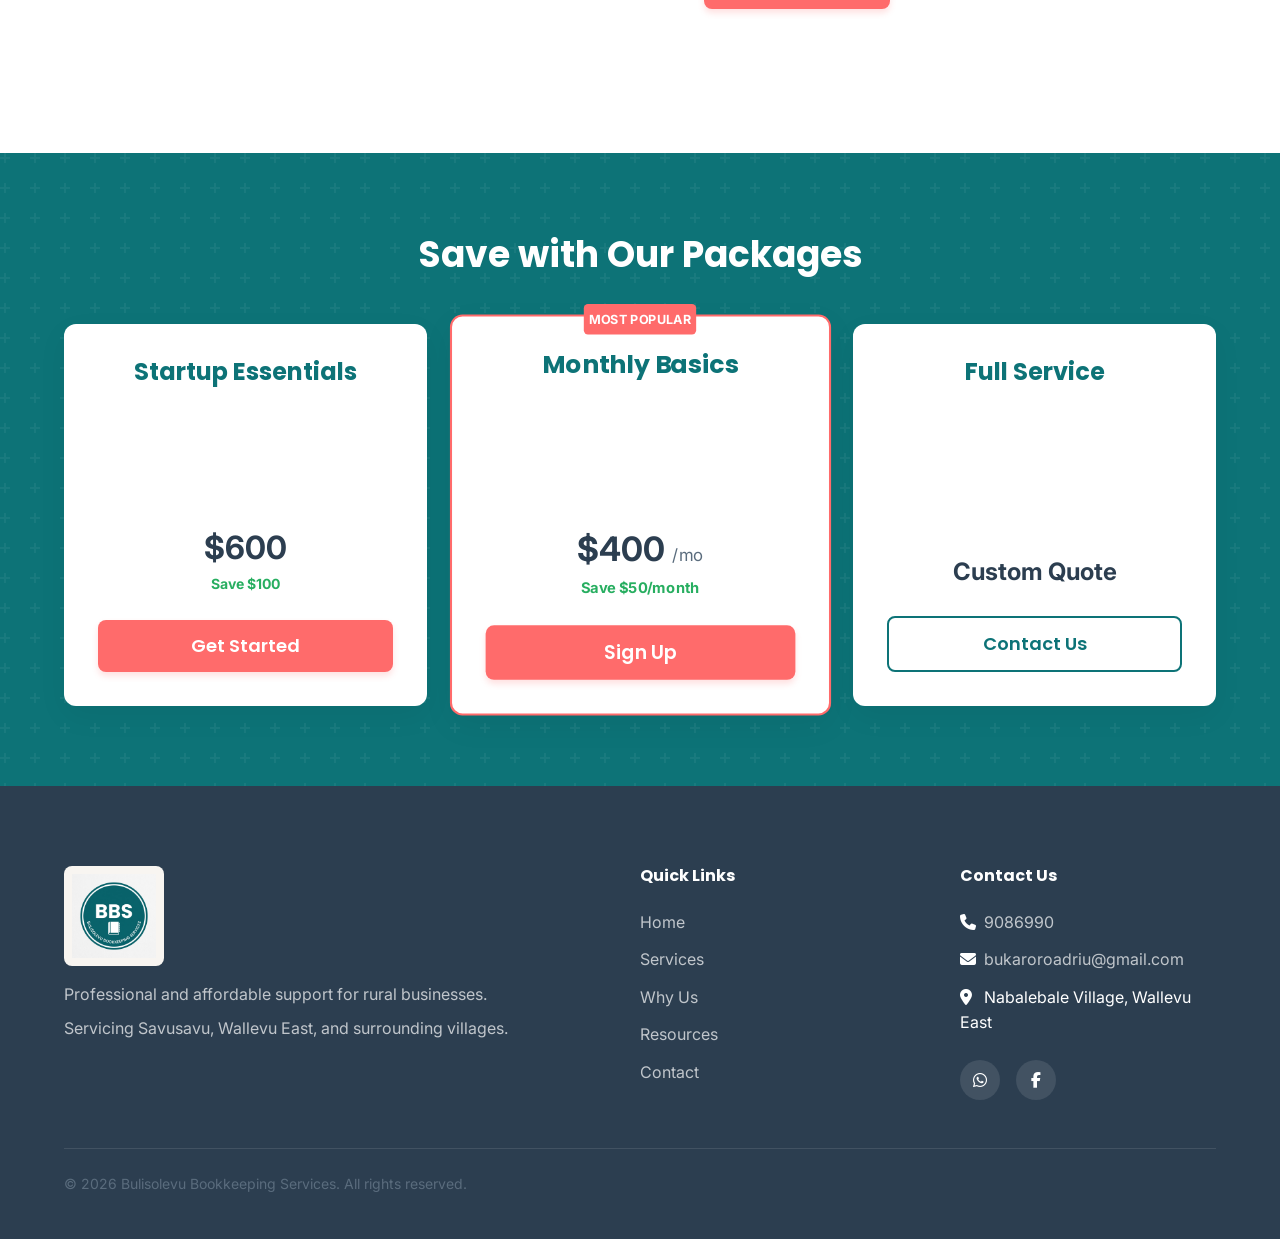
<file: services.html>
<!DOCTYPE html>
<html lang="en">
<head>
    <meta charset="UTF-8">
    <meta name="viewport" content="width=device-width, initial-scale=1.0">
    <meta http-equiv="X-UA-Compatible" content="IE=edge">
    <title>Services & Pricing | Bulisolevu Bookkeeping Services</title>
    <meta name="description" content="Transparent pricing for rural Fiji bookkeeping services. Cash flow statements, business plans, tax filing, and training tailored for Savusavu businesses.">
    
    <link rel="stylesheet" href="https://cdnjs.cloudflare.com/ajax/libs/font-awesome/6.4.0/css/all.min.css">
    <link rel="stylesheet" href="./css/styles.css">
</head>
<body>

    <!-- Navigation -->
    <header>
        <div class="container nav-container">
            <a href="./index.html" class="logo">
                <img src="./assets/images/bbs_logo.png" alt="BBS Logo" style="height: 75px; width: auto; object-fit: contain;">
            </a>
            <button class="mobile-menu-btn" aria-label="Toggle menu">
                <i class="fas fa-bars"></i>
            </button>
            <ul class="nav-links">
                <li><a href="./index.html">Home</a></li>
                <li><a href="./services.html" class="active">Services</a></li>
                <li><a href="./why-us.html">Why Us</a></li>
                <li><a href="./resources.html">Resources</a></li>
                <li><a href="./contact.html">Contact</a></li>
                <li><a href="https://wa.me/6799086990" class="btn btn-primary" style="padding: 8px 20px; color: white;">WhatsApp Us</a></li>
            </ul>
        </div>
    </header>

    <!-- Page Header -->
    <section class="bg-light text-center" style="padding: 100px 0 60px;">
        <div class="container">
            <h1 class="text-primary">Our Services</h1>
            <p style="font-size: 20px; max-width: 600px; margin: 0 auto;">Transparent pricing. Clear timelines. Real results.</p>
        </div>
    </section>

    <!-- Service Detail Sections -->
    <section class="bg-white">
        <div class="container">
            
            <!-- Service 1: Cash Flow -->
            <div class="service-detail-row">
                <div class="service-image bg-light" style="display: flex; align-items: center; justify-content: center; min-height: 300px; padding: 2rem;">
                    <i class="fas fa-chart-line text-primary" style="font-size: 100px;"></i>
                </div>
                <div class="service-content">
                    <h2 class="text-primary">Cash Flow Statements</h2>
                    <p>Track every dollar in and out of your business. We create clear, easy-to-read cash flow statements that show you exactly where your money goes. Perfect for planning and avoiding cash crunches.</p>
                    
                    <div style="background: var(--neutral-light); padding: 1.5rem; border-radius: var(--radius-button); margin-bottom: 1.5rem;">
                        <h4 style="margin-bottom: 0.5rem;"><i class="fas fa-user-check text-success"></i> Who it's for:</h4>
                        <p style="margin-bottom: 0; font-size: 14px;">Businesses with seasonal income, multiple revenue streams, or frequent cash shortages.</p>
                    </div>

                    <div style="display: flex; gap: 1rem; margin-bottom: 1.5rem; flex-wrap: wrap;">
                        <span class="price-badge"><i class="fas fa-tag"></i> $150 - $300</span>
                        <span class="price-badge" style="background: rgba(44, 62, 80, 0.1); color: var(--text-primary);"><i class="fas fa-clock"></i> 5-7 days</span>
                    </div>

                    <a href="https://wa.me/6799086990?text=I'm%20interested%20in%20Cash%20Flow%20Statements" class="btn btn-primary" style="margin-bottom: 2rem;">Request Quote</a>

                    <div class="faq-container">
                        <div class="faq-item">
                            <div class="faq-question">What information do I need to provide? <i class="fas fa-chevron-down"></i></div>
                            <div class="faq-answer">Your bank statements, receipts, and invoices for the period you want analyzed.</div>
                        </div>
                        <div class="faq-item">
                            <div class="faq-question">How often should I get this done? <i class="fas fa-chevron-down"></i></div>
                            <div class="faq-answer">Monthly for active businesses, quarterly for smaller operations.</div>
                        </div>
                    </div>
                </div>
            </div>

            <hr style="border: 0; border-top: 1px solid #eee; margin: 4rem 0;">

            <!-- Service 2: Business Plans -->
            <div class="service-detail-row">
                <div class="service-image bg-light" style="display: flex; align-items: center; justify-content: center; min-height: 300px; padding: 2rem;">
                    <i class="fas fa-file-alt text-primary" style="font-size: 100px;"></i>
                </div>
                <div class="service-content">
                    <h2 class="text-primary">Business Plans</h2>
                    <p>Need funding or a clear roadmap? We write professional business plans that banks and investors actually read. Includes financial projections, market analysis, and growth strategies tailored to rural Fiji.</p>
                    
                    <div style="background: var(--neutral-light); padding: 1.5rem; border-radius: var(--radius-button); margin-bottom: 1.5rem;">
                        <h4 style="margin-bottom: 0.5rem;"><i class="fas fa-user-check text-success"></i> Who it's for:</h4>
                        <p style="margin-bottom: 0; font-size: 14px;">New businesses seeking loans, expanding operations, or applying for grants.</p>
                    </div>

                    <div style="display: flex; gap: 1rem; margin-bottom: 1.5rem; flex-wrap: wrap;">
                        <span class="price-badge"><i class="fas fa-tag"></i> $400 - $800</span>
                        <span class="price-badge" style="background: rgba(44, 62, 80, 0.1); color: var(--text-primary);"><i class="fas fa-clock"></i> 2-3 weeks</span>
                    </div>

                    <a href="https://wa.me/6799086990?text=I'm%20interested%20in%20Business%20Plans" class="btn btn-primary">Request Quote</a>
                </div>
            </div>

            <hr style="border: 0; border-top: 1px solid #eee; margin: 4rem 0;">

            <!-- Service 3: Financial Accounts -->
            <div class="service-detail-row">
                <div class="service-image bg-light" style="display: flex; align-items: center; justify-content: center; min-height: 300px; padding: 2rem;">
                    <i class="fas fa-book text-primary" style="font-size: 100px;"></i>
                </div>
                <div class="service-content">
                    <h2 class="text-primary">Financial Accounts</h2>
                    <p>Keep your books clean and audit-ready. We manage your income, expenses, payroll, and inventory tracking. Get monthly reports that actually make sense.</p>
                    
                    <div style="background: var(--neutral-light); padding: 1.5rem; border-radius: var(--radius-button); margin-bottom: 1.5rem;">
                        <h4 style="margin-bottom: 0.5rem;"><i class="fas fa-user-check text-success"></i> Who it's for:</h4>
                        <p style="margin-bottom: 0; font-size: 14px;">Established businesses needing ongoing bookkeeping support.</p>
                    </div>

                    <div style="display: flex; gap: 1rem; margin-bottom: 1.5rem; flex-wrap: wrap;">
                        <span class="price-badge"><i class="fas fa-tag"></i> $200 - $500/month</span>
                        <span class="price-badge" style="background: rgba(44, 62, 80, 0.1); color: var(--text-primary);"><i class="fas fa-clock"></i> Monthly reports</span>
                    </div>

                    <a href="https://wa.me/6799086990?text=I'm%20interested%20in%20Financial%20Accounts" class="btn btn-primary">Request Quote</a>
                </div>
            </div>

            <hr style="border: 0; border-top: 1px solid #eee; margin: 4rem 0;">

            <!-- Service 4: Tax Compliance -->
            <div class="service-detail-row">
                <div class="service-image bg-light" style="display: flex; align-items: center; justify-content: center; min-height: 300px; padding: 2rem;">
                    <i class="fas fa-file-invoice-dollar text-primary" style="font-size: 100px;"></i>
                </div>
                <div class="service-content">
                    <h2 class="text-primary">Tax Compliance & Filing</h2>
                    <p>Never miss a deadline or pay penalties again. We handle VAT, PAYE, income tax, and all FRCS requirements. Maximize deductions while staying 100% compliant.</p>
                    
                    <div style="background: var(--neutral-light); padding: 1.5rem; border-radius: var(--radius-button); margin-bottom: 1.5rem;">
                        <h4 style="margin-bottom: 0.5rem;"><i class="fas fa-user-check text-success"></i> Who it's for:</h4>
                        <p style="margin-bottom: 0; font-size: 14px;">All registered businesses in Fiji.</p>
                    </div>

                    <div style="display: flex; gap: 1rem; margin-bottom: 1.5rem; flex-wrap: wrap;">
                        <span class="price-badge"><i class="fas fa-tag"></i> $250 - $600</span>
                        <span class="price-badge" style="background: rgba(44, 62, 80, 0.1); color: var(--text-primary);"><i class="fas fa-clock"></i> Before FRCS deadlines</span>
                    </div>

                    <a href="https://wa.me/6799086990?text=I'm%20interested%20in%20Tax%20Compliance" class="btn btn-primary">Request Quote</a>
                </div>
            </div>

            <hr style="border: 0; border-top: 1px solid #eee; margin: 4rem 0;">

            <!-- Service 5: Training -->
            <div class="service-detail-row">
                <div class="service-image bg-light" style="display: flex; align-items: center; justify-content: center; min-height: 300px; padding: 2rem;">
                    <i class="fas fa-chalkboard-teacher text-primary" style="font-size: 100px;"></i>
                </div>
                <div class="service-content">
                    <h2 class="text-primary">Training & Advice</h2>
                    <p>Learn to manage your own finances with confidence. One-on-one training sessions covering basic bookkeeping, QuickBooks, cash management, and financial planning.</p>
                    
                    <div style="background: var(--neutral-light); padding: 1.5rem; border-radius: var(--radius-button); margin-bottom: 1.5rem;">
                        <h4 style="margin-bottom: 0.5rem;"><i class="fas fa-user-check text-success"></i> Who it's for:</h4>
                        <p style="margin-bottom: 0; font-size: 14px;">New business owners wanting to DIY their books.</p>
                    </div>

                    <div style="display: flex; gap: 1rem; margin-bottom: 1.5rem; flex-wrap: wrap;">
                        <span class="price-badge"><i class="fas fa-tag"></i> $80 - $150/session</span>
                        <span class="price-badge" style="background: rgba(44, 62, 80, 0.1); color: var(--text-primary);"><i class="fas fa-clock"></i> Flexible scheduling</span>
                    </div>

                    <a href="https://wa.me/6799086990?text=I'm%20interested%20in%20Training%20sessions" class="btn btn-primary">Request Quote</a>
                </div>
            </div>

        </div>
    </section>

    <!-- Packages Section -->
    <section class="bg-primary" style="background-image: url('data:image/svg+xml,%3Csvg width=\'60\' height=\'60\' viewBox=\'0 0 60 60\' xmlns=\'http://www.w3.org/2000/svg\'%3E%3Cg fill=\'none\' fill-rule=\'evenodd\'%3E%3Cg fill=\'%23ffffff\' fill-opacity=\'0.05\'%3E%3Cpath d=\'M36 34v-4h-2v4h-4v2h4v4h2v-4h4v-2h-4zm0-30V0h-2v4h-4v2h4v4h2V6h4V4h-4zM6 34v-4H4v4H0v2h4v4h2v-4h4v-2H6zM6 4V0H4v4H0v2h4v4h2V6h4V4H6z\'/%3E%3C/g%3E%3C/g%3E%3C/svg%3E');">
        <div class="container">
            <h2 class="text-white text-center" style="margin-bottom: 3rem;">Save with Our Packages</h2>
            <div class="grid grid-3">
                <div class="card" style="border: 2px solid transparent;">
                    <h3 class="text-primary text-center">Startup Essentials</h3>
                    <ul style="list-style: none; padding: 0; margin: 1.5rem 0; flex-grow: 1;">
                        <li style="margin-bottom: 10px;"><i class="fas fa-check text-success" style="margin-right: 10px;"></i> Business Plan</li>
                        <li style="margin-bottom: 10px;"><i class="fas fa-check text-success" style="margin-right: 10px;"></i> First Year Tax Filing</li>
                    </ul>
                    <div class="text-center" style="margin-bottom: 1.5rem;">
                        <div style="font-size: 32px; font-weight: bold; color: var(--text-primary);">$600</div>
                        <div style="color: var(--success); font-size: 14px; font-weight: bold;">Save $100</div>
                    </div>
                    <a href="https://wa.me/6799086990" class="btn btn-primary" style="width: 100%;">Get Started</a>
                </div>

                <div class="card" style="border: 2px solid var(--secondary); transform: scale(1.05); z-index: 1;">
                    <div style="background: var(--secondary); color: white; text-align: center; padding: 5px; font-size: 12px; font-weight: bold; border-radius: 4px; position: absolute; top: -12px; left: 50%; transform: translateX(-50%); white-space: nowrap;">MOST POPULAR</div>
                    <h3 class="text-primary text-center">Monthly Basics</h3>
                    <ul style="list-style: none; padding: 0; margin: 1.5rem 0; flex-grow: 1;">
                        <li style="margin-bottom: 10px;"><i class="fas fa-check text-success" style="margin-right: 10px;"></i> Financial Accounts</li>
                        <li style="margin-bottom: 10px;"><i class="fas fa-check text-success" style="margin-right: 10px;"></i> Tax Compliance</li>
                    </ul>
                    <div class="text-center" style="margin-bottom: 1.5rem;">
                        <div style="font-size: 32px; font-weight: bold; color: var(--text-primary);">$400 <span style="font-size: 16px; font-weight: normal; color: var(--text-secondary);">/mo</span></div>
                        <div style="color: var(--success); font-size: 14px; font-weight: bold;">Save $50/month</div>
                    </div>
                    <a href="https://wa.me/6799086990" class="btn btn-primary" style="width: 100%;">Sign Up</a>
                </div>

                <div class="card" style="border: 2px solid transparent;">
                    <h3 class="text-primary text-center">Full Service</h3>
                    <ul style="list-style: none; padding: 0; margin: 1.5rem 0; flex-grow: 1;">
                        <li style="margin-bottom: 10px;"><i class="fas fa-check text-success" style="margin-right: 10px;"></i> Everything included</li>
                        <li style="margin-bottom: 10px;"><i class="fas fa-check text-success" style="margin-right: 10px;"></i> Training sessions</li>
                    </ul>
                    <div class="text-center" style="margin-bottom: 1.5rem;">
                        <div style="font-size: 24px; font-weight: bold; color: var(--text-primary); margin-top: 10px;">Custom Quote</div>
                    </div>
                    <a href="./contact.html" class="btn btn-secondary" style="width: 100%;">Contact Us</a>
                </div>
            </div>
        </div>
    </section>

    <!-- Footer -->
    <footer>
        <div class="container">
            <div class="footer-grid">
                <div class="footer-col">
                    <div class="logo" style="margin-bottom: 1rem;">
                        <img src="./assets/images/bbs_logo.png" alt="BBS Logo" style="height: 100px; width: auto; object-fit: contain; background-color: var(--neutral-light); padding: 8px; border-radius: 8px;">
                    </div>
                    <p style="margin-bottom: 0.5rem;">Professional and affordable support for rural businesses.</p>
                    <p>Servicing Savusavu, Wallevu East, and surrounding villages.</p>
                </div>
                <div class="footer-col">
                    <h4>Quick Links</h4>
                    <ul class="footer-links">
                        <li><a href="./index.html">Home</a></li>
                        <li><a href="./services.html">Services</a></li>
                        <li><a href="./why-us.html">Why Us</a></li>
                        <li><a href="./resources.html">Resources</a></li>
                        <li><a href="./contact.html">Contact</a></li>
                    </ul>
                </div>
                <div class="footer-col">
                    <h4>Contact Us</h4>
                    <ul class="footer-links">
                        <li><i class="fas fa-phone" style="width: 20px;"></i> <a href="tel:+6799086990">9086990</a></li>
                        <li><i class="fas fa-envelope" style="width: 20px;"></i> <a href="mailto:bukaroroadriu@gmail.com">bukaroroadriu@gmail.com</a></li>
                        <li><i class="fas fa-map-marker-alt" style="width: 20px;"></i> Nabalebale Village, Wallevu East</li>
                    </ul>
                    <div class="footer-social">
                        <a href="https://wa.me/6799086990"><i class="fab fa-whatsapp"></i></a>
                        <a href="https://www.facebook.com/profile.php?id=100014036929391"><i class="fab fa-facebook-f"></i></a>
                    </div>
                </div>
            </div>
            <div class="footer-bottom">
                <p>&copy; 2026 Bulisolevu Bookkeeping Services. All rights reserved.</p>
            </div>
        </div>
    </footer>

    <!-- WhatsApp Floating Button -->
    <a href="https://wa.me/6799086990?text=Hi%20BBS%2C%20I%27m%20interested%20in%20learning%20more%20about%20your%20bookkeeping%20services." class="whatsapp-fab" target="_blank" rel="noopener noreferrer" aria-label="Chat on WhatsApp">
        <i class="fab fa-whatsapp"></i>
    </a>

    <script src="./js/main.js"></script>
</body>
</html>
</file>
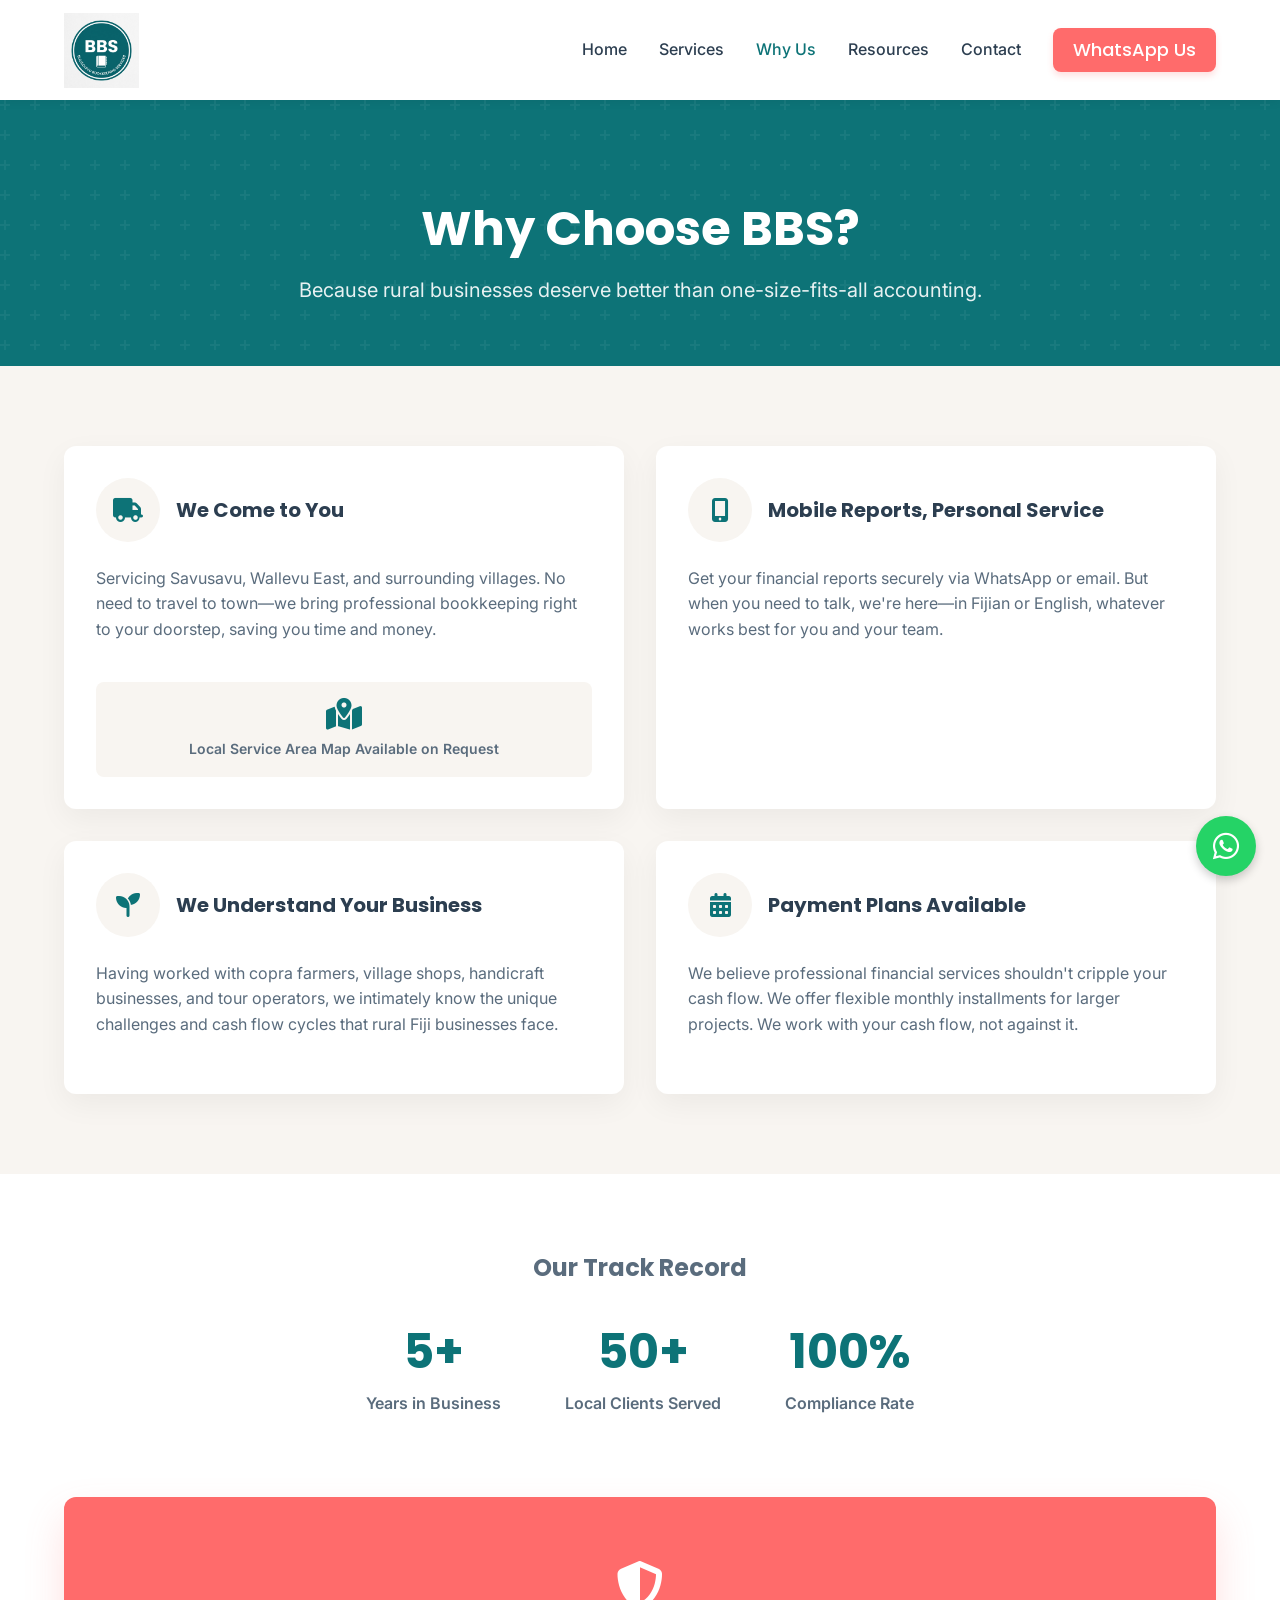
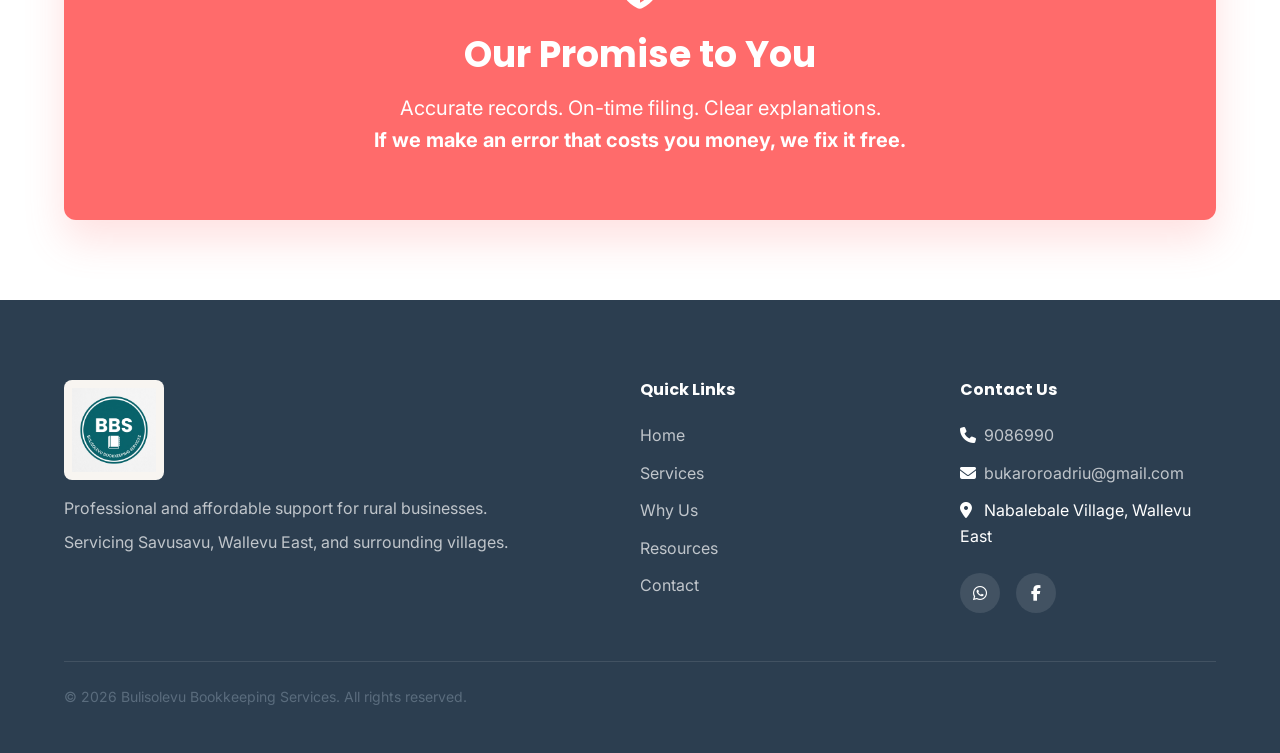
<file: why-us.html>
<!DOCTYPE html>
<html lang="en">
<head>
    <meta charset="UTF-8">
    <meta name="viewport" content="width=device-width, initial-scale=1.0">
    <meta http-equiv="X-UA-Compatible" content="IE=edge">
    <title>Why Choose Us | Bulisolevu Bookkeeping Services</title>
    <meta name="description" content="Why rural Fiji businesses choose BBS for their bookkeeping. Local, mobile-friendly, and specialized in farming, retail, and tourism accounting.">
    
    <link rel="stylesheet" href="https://cdnjs.cloudflare.com/ajax/libs/font-awesome/6.4.0/css/all.min.css">
    <link rel="stylesheet" href="./css/styles.css">
</head>
<body>

    <!-- Navigation -->
    <header>
        <div class="container nav-container">
            <a href="./index.html" class="logo">
                <img src="./assets/images/bbs_logo.png" alt="BBS Logo" style="height: 75px; width: auto; object-fit: contain;">
            </a>
            <button class="mobile-menu-btn" aria-label="Toggle menu">
                <i class="fas fa-bars"></i>
            </button>
            <ul class="nav-links">
                <li><a href="./index.html">Home</a></li>
                <li><a href="./services.html">Services</a></li>
                <li><a href="./why-us.html" class="active">Why Us</a></li>
                <li><a href="./resources.html">Resources</a></li>
                <li><a href="./contact.html">Contact</a></li>
                <li><a href="https://wa.me/6799086990" class="btn btn-primary" style="padding: 8px 20px; color: white;">WhatsApp Us</a></li>
            </ul>
        </div>
    </header>

    <!-- Page Header -->
    <section class="bg-primary text-center text-white" style="padding: 100px 0 60px; background-image: url('data:image/svg+xml,%3Csvg width=\'60\' height=\'60\' viewBox=\'0 0 60 60\' xmlns=\'http://www.w3.org/2000/svg\'%3E%3Cg fill=\'none\' fill-rule=\'evenodd\'%3E%3Cg fill=\'%23ffffff\' fill-opacity=\'0.05\'%3E%3Cpath d=\'M36 34v-4h-2v4h-4v2h4v4h2v-4h4v-2h-4zm0-30V0h-2v4h-4v2h4v4h2V6h4V4h-4zM6 34v-4H4v4H0v2h4v4h2v-4h4v-2H6zM6 4V0H4v4H0v2h4v4h2V6h4V4H6z\'/%3E%3C/g%3E%3C/g%3E%3C/svg%3E');">
        <div class="container">
            <h1 class="text-white">Why Choose BBS?</h1>
            <p style="font-size: 20px; max-width: 800px; margin: 0 auto; color: rgba(255,255,255,0.9);">Because rural businesses deserve better than one-size-fits-all accounting.</p>
        </div>
    </section>

    <!-- Differentiators Section -->
    <section class="bg-light">
        <div class="container">
            <div class="grid grid-2">
                <!-- Card 1 -->
                <div class="card">
                    <div style="display: flex; align-items: center; gap: 1rem; margin-bottom: 1.5rem;">
                        <div class="card-icon" style="margin-bottom: 0;"><i class="fas fa-truck"></i></div>
                        <h2 class="card-title" style="margin-bottom: 0;">We Come to You</h2>
                    </div>
                    <p>Servicing Savusavu, Wallevu East, and surrounding villages. No need to travel to town—we bring professional bookkeeping right to your doorstep, saving you time and money.</p>
                    <div style="margin-top: 1rem; padding: 1rem; background: var(--neutral-light); border-radius: var(--radius-button); text-align: center;">
                        <i class="fas fa-map-marked-alt text-primary" style="font-size: 32px; margin-bottom: 0.5rem;"></i>
                        <p style="margin: 0; font-weight: 600; font-size: 14px;">Local Service Area Map Available on Request</p>
                    </div>
                </div>

                <!-- Card 2 -->
                <div class="card">
                    <div style="display: flex; align-items: center; gap: 1rem; margin-bottom: 1.5rem;">
                        <div class="card-icon" style="margin-bottom: 0;"><i class="fas fa-mobile-alt"></i></div>
                        <h2 class="card-title" style="margin-bottom: 0;">Mobile Reports, Personal Service</h2>
                    </div>
                    <p>Get your financial reports securely via WhatsApp or email. But when you need to talk, we're here—in Fijian or English, whatever works best for you and your team.</p>
                </div>

                <!-- Card 3 -->
                <div class="card">
                    <div style="display: flex; align-items: center; gap: 1rem; margin-bottom: 1.5rem;">
                        <div class="card-icon" style="margin-bottom: 0;"><i class="fas fa-seedling"></i></div>
                        <h2 class="card-title" style="margin-bottom: 0;">We Understand Your Business</h2>
                    </div>
                    <p>Having worked with copra farmers, village shops, handicraft businesses, and tour operators, we intimately know the unique challenges and cash flow cycles that rural Fiji businesses face.</p>
                </div>

                <!-- Card 4 -->
                <div class="card">
                    <div style="display: flex; align-items: center; gap: 1rem; margin-bottom: 1.5rem;">
                        <div class="card-icon" style="margin-bottom: 0;"><i class="fas fa-calendar-alt"></i></div>
                        <h2 class="card-title" style="margin-bottom: 0;">Payment Plans Available</h2>
                    </div>
                    <p>We believe professional financial services shouldn't cripple your cash flow. We offer flexible monthly installments for larger projects. We work with your cash flow, not against it.</p>
                </div>
            </div>
        </div>
    </section>

    <!-- Credentials Section -->
    <section class="bg-white text-center">
        <div class="container">
            <h3 style="color: var(--text-secondary); margin-bottom: 2rem;">Our Track Record</h3>
            <div style="display: flex; justify-content: center; gap: 4rem; flex-wrap: wrap;">
                <div>
                    <div style="font-size: 48px; font-weight: bold; color: var(--primary); font-family: var(--font-heading);">5+</div>
                    <div style="color: var(--text-secondary); font-weight: 600;">Years in Business</div>
                </div>
                <div>
                    <div style="font-size: 48px; font-weight: bold; color: var(--primary); font-family: var(--font-heading);">50+</div>
                    <div style="color: var(--text-secondary); font-weight: 600;">Local Clients Served</div>
                </div>
                <div>
                    <div style="font-size: 48px; font-weight: bold; color: var(--primary); font-family: var(--font-heading);">100%</div>
                    <div style="color: var(--text-secondary); font-weight: 600;">Compliance Rate</div>
                </div>
            </div>
        </div>
    </section>

    <!-- Guarantee Section -->
    <section style="padding: 0; margin-bottom: 80px;">
        <div class="container">
            <div style="background-color: var(--secondary); color: white; border-radius: var(--radius-card); padding: 4rem 2rem; text-align: center; box-shadow: 0 20px 40px rgba(255, 107, 107, 0.2);">
                <i class="fas fa-shield-alt" style="font-size: 48px; margin-bottom: 1.5rem;"></i>
                <h2 style="color: white; margin-bottom: 1rem;">Our Promise to You</h2>
                <p style="font-size: 20px; max-width: 800px; margin: 0 auto; color: white;">
                    Accurate records. On-time filing. Clear explanations.<br>
                    <strong>If we make an error that costs you money, we fix it free.</strong>
                </p>
            </div>
        </div>
    </section>

    <!-- Footer -->
    <footer>
        <div class="container">
            <div class="footer-grid">
                <div class="footer-col">
                    <div class="logo" style="margin-bottom: 1rem;">
                        <img src="./assets/images/bbs_logo.png" alt="BBS Logo" style="height: 100px; width: auto; object-fit: contain; background-color: var(--neutral-light); padding: 8px; border-radius: 8px;">
                    </div>
                    <p style="margin-bottom: 0.5rem;">Professional and affordable support for rural businesses.</p>
                    <p>Servicing Savusavu, Wallevu East, and surrounding villages.</p>
                </div>
                <div class="footer-col">
                    <h4>Quick Links</h4>
                    <ul class="footer-links">
                        <li><a href="./index.html">Home</a></li>
                        <li><a href="./services.html">Services</a></li>
                        <li><a href="./why-us.html">Why Us</a></li>
                        <li><a href="./resources.html">Resources</a></li>
                        <li><a href="./contact.html">Contact</a></li>
                    </ul>
                </div>
                <div class="footer-col">
                    <h4>Contact Us</h4>
                    <ul class="footer-links">
                        <li><i class="fas fa-phone" style="width: 20px;"></i> <a href="tel:+6799086990">9086990</a></li>
                        <li><i class="fas fa-envelope" style="width: 20px;"></i> <a href="mailto:bukaroroadriu@gmail.com">bukaroroadriu@gmail.com</a></li>
                        <li><i class="fas fa-map-marker-alt" style="width: 20px;"></i> Nabalebale Village, Wallevu East</li>
                    </ul>
                    <div class="footer-social">
                        <a href="https://wa.me/6799086990"><i class="fab fa-whatsapp"></i></a>
                        <a href="https://www.facebook.com/profile.php?id=100014036929391"><i class="fab fa-facebook-f"></i></a>
                    </div>
                </div>
            </div>
            <div class="footer-bottom">
                <p>&copy; 2026 Bulisolevu Bookkeeping Services. All rights reserved.</p>
            </div>
        </div>
    </footer>

    <!-- WhatsApp Floating Button -->
    <a href="https://wa.me/6799086990?text=Hi%20BBS%2C%20I%27m%20interested%20in%20learning%20more%20about%20your%20bookkeeping%20services." class="whatsapp-fab" target="_blank" rel="noopener noreferrer" aria-label="Chat on WhatsApp">
        <i class="fab fa-whatsapp"></i>
    </a>

    <script src="./js/main.js"></script>
</body>
</html>
</file>
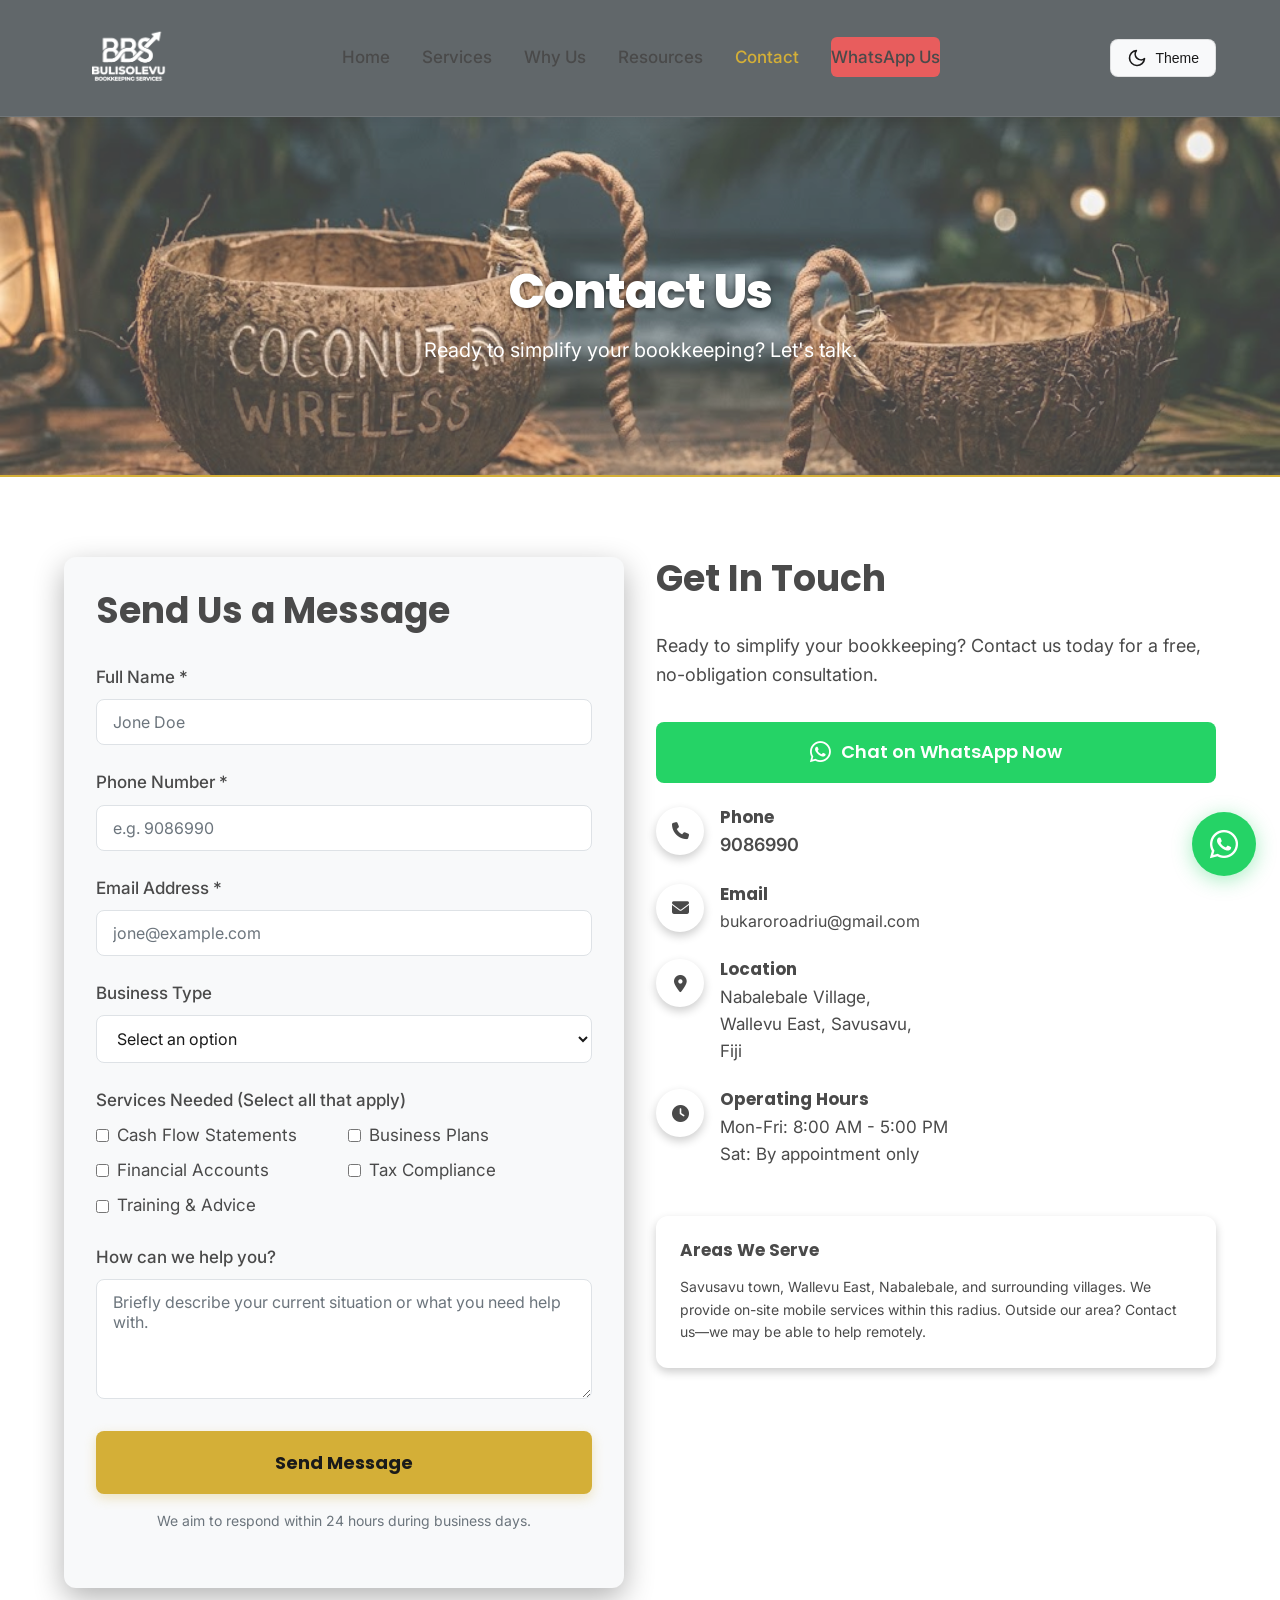
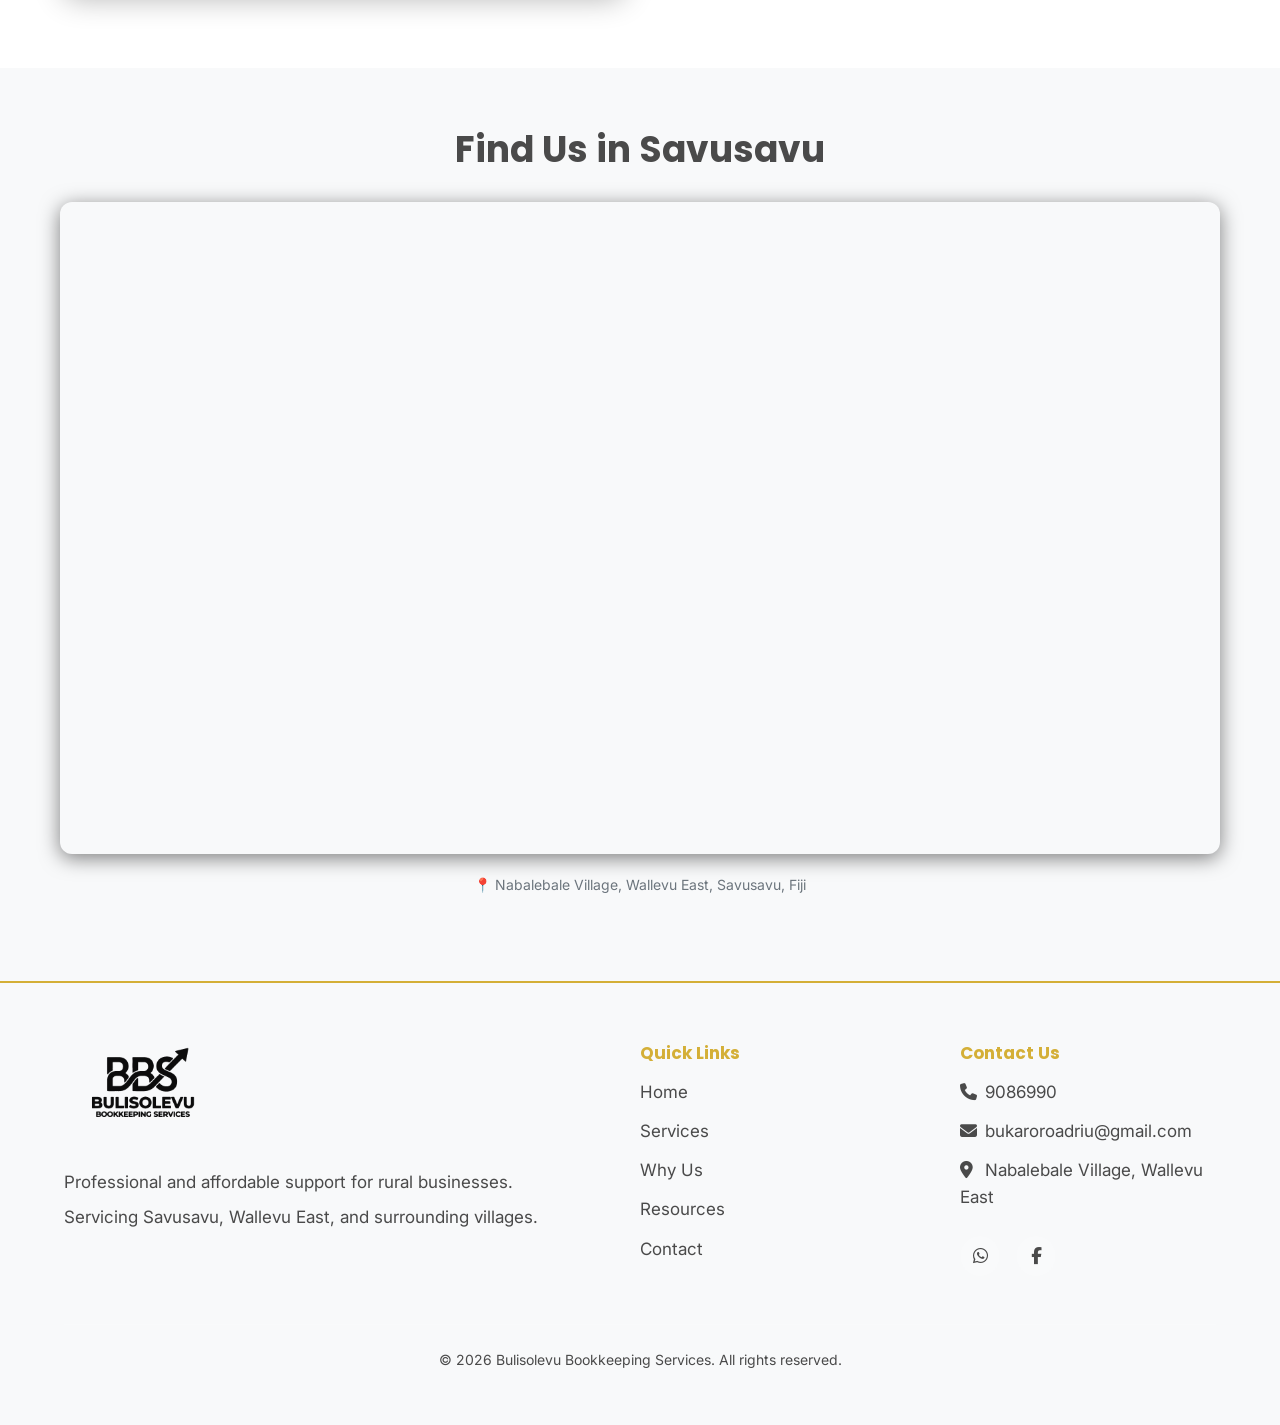
<file: public/contact.html>
<!DOCTYPE html>
<html lang="en">
<head>
    <meta charset="UTF-8">
    <meta name="viewport" content="width=device-width, initial-scale=1.0">
    <meta http-equiv="X-UA-Compatible" content="IE=edge">
    <title>Contact Us | Bulisolevu Bookkeeping Services</title>
    <meta name="description" content="Contact BBS for professional bookkeeping in Savusavu, Fiji. Call 9086990 or message us on WhatsApp for a free consultation.">
    
    <link rel="stylesheet" href="https://cdnjs.cloudflare.com/ajax/libs/font-awesome/6.4.0/css/all.min.css">
    <link rel="stylesheet" href="./css/styles.css">
    <link rel="icon" type="image/png" href="./assets/images/bbs-logo-favicon.png">
</head>
<body>

    <!-- Navigation -->
    <header class="navbar">
        <div class="container nav-container">
            <a href="./index.html" class="logo logo-link">
                <img src="./assets/images/bbs-logo.png" alt="Bulisolevu Bookkeeping Services - BBS" class="logo-img" width="150" height="84" style="margin-top: 4px;">
            </a>
            <button class="mobile-menu-btn" aria-label="Toggle menu">
                <i class="fas fa-bars"></i>
            </button>
            <ul class="nav-links">
                <li><a href="./index.html">Home</a></li>
                <li><a href="./services.html">Services</a></li>
                <li><a href="./why-us.html">Why Us</a></li>
                <li><a href="./resources.html">Resources</a></li>
                <li><a href="./contact.html" class="active">Contact</a></li>
                <li><a href="https://wa.me/6799086990" class="nav-cta-button">WhatsApp Us</a></li>
            </ul>
            <div class="theme-toggle-container">
                <button id="theme-toggle" class="theme-toggle-btn" aria-label="Toggle theme">
                    <svg class="theme-icon sun-icon" xmlns="http://www.w3.org/2000/svg" width="24" height="24" viewBox="0 0 24 24" fill="none" stroke="currentColor" stroke-width="2" stroke-linecap="round" stroke-linejoin="round"><circle cx="12" cy="12" r="5"></circle><line x1="12" y1="1" x2="12" y2="3"></line><line x1="12" y1="21" x2="12" y2="23"></line><line x1="4.22" y1="4.22" x2="5.64" y2="5.64"></line><line x1="18.36" y1="18.36" x2="19.78" y2="19.78"></line><line x1="1" y1="12" x2="3" y2="12"></line><line x1="21" y1="12" x2="23" y2="12"></line><line x1="4.22" y1="19.78" x2="5.64" y2="18.36"></line><line x1="18.36" y1="5.64" x2="19.78" y2="4.22"></line></svg>
                    <svg class="theme-icon moon-icon" xmlns="http://www.w3.org/2000/svg" width="24" height="24" viewBox="0 0 24 24" fill="none" stroke="currentColor" stroke-width="2" stroke-linecap="round" stroke-linejoin="round"><path d="M21 12.79A9 9 0 1 1 11.21 3 7 7 0 0 0 21 12.79z"></path></svg>
                    <span class="theme-toggle-label">Theme</span>
                </button>
            </div>

        </div>
    </header>

    <!-- Page Header -->
    <section class="contact-hero text-center">
        <div class="container contact-hero-content">
            <h1 class="contact-hero-title">Contact Us</h1>
            <p class="contact-hero-subtitle">Ready to simplify your bookkeeping? Let's talk.</p>
        </div>
    </section>

    <!-- Contact Section -->
    <section class="bg-white">
        <div class="container">
            <div class="grid grid-2">
                <!-- Contact Form -->
                <div class="card" style="border: 1px solid var(--slate);">
                    <h2 class="text-primary mb-4" style="margin-bottom: 2rem; color: var(--fiji-gold);">Send Us a Message</h2>
                    <form id="contactForm">
                        <div class="form-group">
                            <label class="form-label" for="name" style="color: var(--text-light);">Full Name <span style="color: var(--sunset-coral);">*</span></label>
                            <input type="text" id="name" name="name" class="form-control" required placeholder="Jone Doe">
                        </div>
                        
                        <div class="form-group">
                            <label class="form-label" for="phone" style="color: var(--text-light);">Phone Number <span style="color: var(--sunset-coral);">*</span></label>
                            <input type="tel" id="phone" name="phone" class="form-control" required placeholder="e.g. 9086990">
                        </div>

                        <div class="form-group">
                            <label class="form-label" for="email" style="color: var(--text-light);">Email Address <span style="color: var(--sunset-coral);">*</span></label>
                            <input type="email" id="email" name="email" class="form-control" required placeholder="jone@example.com">
                        </div>

                        <div class="form-group">
                            <label class="form-label" for="businessType" style="color: var(--text-light);">Business Type</label>
                            <select id="businessType" name="businessType" class="form-control">
                                <option value="">Select an option</option>
                                <option value="farming">Farming / Agriculture</option>
                                <option value="retail">Retail / Village Shop</option>
                                <option value="tourism">Tourism / Hospitality</option>
                                <option value="trades">Trades (Builder, Plumber, etc.)</option>
                                <option value="other">Other</option>
                            </select>
                        </div>

                        <div class="form-group">
                            <label class="form-label" style="color: var(--text-light);">Services Needed (Select all that apply)</label>
                            <div style="display: grid; grid-template-columns: 1fr 1fr; gap: 0.5rem; color: var(--text-white);">
                                <label style="display: flex; align-items: center; gap: 8px; cursor: pointer; font-weight: normal;">
                                    <input type="checkbox" name="services" value="cashflow"> Cash Flow Statements
                                </label>
                                <label style="display: flex; align-items: center; gap: 8px; cursor: pointer; font-weight: normal;">
                                    <input type="checkbox" name="services" value="businessplan"> Business Plans
                                </label>
                                <label style="display: flex; align-items: center; gap: 8px; cursor: pointer; font-weight: normal;">
                                    <input type="checkbox" name="services" value="accounts"> Financial Accounts
                                </label>
                                <label style="display: flex; align-items: center; gap: 8px; cursor: pointer; font-weight: normal;">
                                    <input type="checkbox" name="services" value="tax"> Tax Compliance
                                </label>
                                <label style="display: flex; align-items: center; gap: 8px; cursor: pointer; font-weight: normal;">
                                    <input type="checkbox" name="services" value="training"> Training & Advice
                                </label>
                            </div>
                        </div>

                        <div class="form-group">
                            <label class="form-label" for="message" style="color: var(--text-light);">How can we help you?</label>
                            <textarea id="message" name="message" class="form-control" placeholder="Briefly describe your current situation or what you need help with."></textarea>
                        </div>

                        <button type="submit" class="btn-primary-gold" style="width: 100%; border: none;">Send Message</button>
                        <p style="font-size: 14px; text-align: center; margin-top: 1rem; color: var(--text-muted);">We aim to respond within 24 hours during business days.</p>
                    </form>
                </div>

                <!-- Contact Info -->
                <div>
                    <h2 class="mb-4" style="margin-bottom: 2rem; color: var(--fiji-gold);">Get In Touch</h2>
                    <p style="font-size: 18px; margin-bottom: 2rem; color: var(--text-light);">Ready to simplify your bookkeeping? Contact us today for a free, no-obligation consultation.</p>

                    <div style="display: flex; flex-direction: column; gap: 1.5rem; margin-bottom: 3rem;">
                        <a href="https://wa.me/6799086990" class="btn" style="background-color: #25D366; color: white; display: flex; align-items: center; justify-content: center; gap: 10px; padding: 16px; border-radius: var(--radius-button); font-weight: 600; text-decoration: none;">
                            <i class="fab fa-whatsapp" style="font-size: 24px;"></i> Chat on WhatsApp Now
                        </a>
                        
                        <div style="display: flex; align-items: flex-start; gap: 1rem;">
                            <div style="background: var(--obsidian); width: 48px; height: 48px; border-radius: 50%; display: flex; align-items: center; justify-content: center; color: var(--fiji-gold); box-shadow: 0 4px 10px rgba(0,0,0,0.2); flex-shrink: 0; border: 1px solid var(--slate);">
                                <i class="fas fa-phone"></i>
                            </div>
                            <div>
                                <h4 style="margin-bottom: 0.25rem; color: var(--text-white);">Phone</h4>
                                <a href="tel:+6799086990" style="color: var(--text-light); font-size: 18px; font-weight: 600; text-decoration: none;">9086990</a>
                            </div>
                        </div>

                        <div style="display: flex; align-items: flex-start; gap: 1rem;">
                            <div style="background: var(--obsidian); width: 48px; height: 48px; border-radius: 50%; display: flex; align-items: center; justify-content: center; color: var(--fiji-gold); box-shadow: 0 4px 10px rgba(0,0,0,0.2); flex-shrink: 0; border: 1px solid var(--slate);">
                                <i class="fas fa-envelope"></i>
                            </div>
                            <div>
                                <h4 style="margin-bottom: 0.25rem; color: var(--text-white);">Email</h4>
                                <a href="mailto:bukaroroadriu@gmail.com" style="color: var(--text-light); font-size: 16px; text-decoration: none;">bukaroroadriu@gmail.com</a>
                            </div>
                        </div>

                        <div style="display: flex; align-items: flex-start; gap: 1rem;">
                            <div style="background: var(--obsidian); width: 48px; height: 48px; border-radius: 50%; display: flex; align-items: center; justify-content: center; color: var(--fiji-gold); box-shadow: 0 4px 10px rgba(0,0,0,0.2); flex-shrink: 0; border: 1px solid var(--slate);">
                                <i class="fas fa-map-marker-alt"></i>
                            </div>
                            <div>
                                <h4 style="margin-bottom: 0.25rem; color: var(--text-white);">Location</h4>
                                <p style="margin: 0; color: var(--text-light);">Nabalebale Village,<br>Wallevu East, Savusavu,<br>Fiji</p>
                            </div>
                        </div>

                        <div style="display: flex; align-items: flex-start; gap: 1rem;">
                            <div style="background: var(--obsidian); width: 48px; height: 48px; border-radius: 50%; display: flex; align-items: center; justify-content: center; color: var(--fiji-gold); box-shadow: 0 4px 10px rgba(0,0,0,0.2); flex-shrink: 0; border: 1px solid var(--slate);">
                                <i class="fas fa-clock"></i>
                            </div>
                            <div>
                                <h4 style="margin-bottom: 0.25rem; color: var(--text-white);">Operating Hours</h4>
                                <p style="margin: 0; color: var(--text-light);">Mon-Fri: 8:00 AM - 5:00 PM<br>Sat: By appointment only</p>
                            </div>
                        </div>
                    </div>

                    <div style="background: var(--charcoal); padding: 1.5rem; border-radius: var(--radius-card); box-shadow: 0 4px 10px rgba(0,0,0,0.2); border: 1px solid var(--slate);">
                        <h4 style="margin-bottom: 1rem; color: var(--fiji-gold);">Areas We Serve</h4>
                        <p style="font-size: 14px; margin-bottom: 0; color: var(--text-light);">Savusavu town, Wallevu East, Nabalebale, and surrounding villages. We provide on-site mobile services within this radius. Outside our area? Contact us—we may be able to help remotely.</p>
                    </div>
                </div>
            </div>
        </div>
    </section>

    <!-- Map Section -->
    <section class="map-section bg-light" style="width: 100%; padding: 60px 0;">
      <div style="max-width: 1200px; margin: 0 auto; padding: 0 20px;">
        <h2 style="text-align: center; margin-bottom: 30px; color: var(--fiji-gold);">Find Us in Savusavu</h2>
        <div style="position: relative; width: 100%; height: 0; padding-bottom: 56.25%; border-radius: 12px; overflow: hidden; box-shadow: 0 4px 20px rgba(0,0,0,0.5); border: 1px solid var(--slate);">
          <iframe 
            src="https://www.google.com/maps/embed?pb=!1m18!1m12!1m3!1d60752.93605823588!2d179.28472!3d-16.78902!2m3!1f0!2f0!3f0!3m2!1i1024!2i768!4f13.1!3m3!1m2!1s0x6e1e2f8c0e8b4d8b%3A0x5d9a8c7b6e3f2a1c!2sSavusavu%2C%20Fiji!5e0!3m2!1sen!2s!4v1234567890123!5m2!1sen!2s" 
            width="100%" 
            height="100%" 
            style="position: absolute; top: 0; left: 0; border: 0;" 
            allowfullscreen="" 
            loading="lazy" 
            referrerpolicy="no-referrer-when-downgrade">
          </iframe>
        </div>
        <p style="text-align: center; margin-top: 20px; color: var(--text-muted); font-size: 14px;">
          📍 Nabalebale Village, Wallevu East, Savusavu, Fiji
        </p>
      </div>
    </section>

    <!-- Footer -->
    <footer class="footer">
        <div class="container">
            <div class="footer-grid">
                <div class="footer-col">
                    <div class="logo" style="margin-bottom: 1rem;">
                        <img src="./assets/images/bbs-logo.png" alt="Bulisolevu Bookkeeping Services - BBS" class="footer-logo" width="180" height="100">
                    </div>
                    <p style="margin-bottom: 0.5rem;">Professional and affordable support for rural businesses.</p>
                    <p>Servicing Savusavu, Wallevu East, and surrounding villages.</p>
                </div>
                <div class="footer-col">
                    <h4 class="footer-heading">Quick Links</h4>
                    <ul class="footer-links">
                        <li><a href="./index.html" class="footer-link">Home</a></li>
                        <li><a href="./services.html" class="footer-link">Services</a></li>
                        <li><a href="./why-us.html" class="footer-link">Why Us</a></li>
                        <li><a href="./resources.html" class="footer-link">Resources</a></li>
                        <li><a href="./contact.html" class="footer-link">Contact</a></li>
                    </ul>


                </div>
                <div class="footer-col">
                    <h4 class="footer-heading">Contact Us</h4>
                    <ul class="footer-links">
                        <li><i class="fas fa-phone" style="width: 20px;"></i> <a href="tel:+6799086990" class="footer-link">9086990</a></li>
                        <li><i class="fas fa-envelope" style="width: 20px;"></i> <a href="mailto:bukaroroadriu@gmail.com" class="footer-link">bukaroroadriu@gmail.com</a></li>
                        <li><i class="fas fa-map-marker-alt" style="width: 20px;"></i> Nabalebale Village, Wallevu East</li>
                    </ul>


                    <div class="footer-social">
                        <a href="https://wa.me/6799086990"><i class="fab fa-whatsapp"></i></a>
                        <a href="https://www.facebook.com/profile.php?id=100014036929391"><i class="fab fa-facebook-f"></i></a>
                    </div>
                </div>
            </div>
            <div class="footer-bottom">
                <p>&copy; 2026 Bulisolevu Bookkeeping Services. All rights reserved.</p>
            </div>
        </div>
    </footer>

    <!-- WhatsApp Floating Button -->
    <a href="https://wa.me/6799086990?text=Hi%20BBS%2C%20I%27m%20interested%20in%20learning%20more%20about%20your%20bookkeeping%20services." class="whatsapp-float" target="_blank" rel="noopener noreferrer" aria-label="Chat on WhatsApp">
        <i class="fab fa-whatsapp"></i>
    </a>

    <script src="./js/main.js"></script>
</body>
</html>
</file>
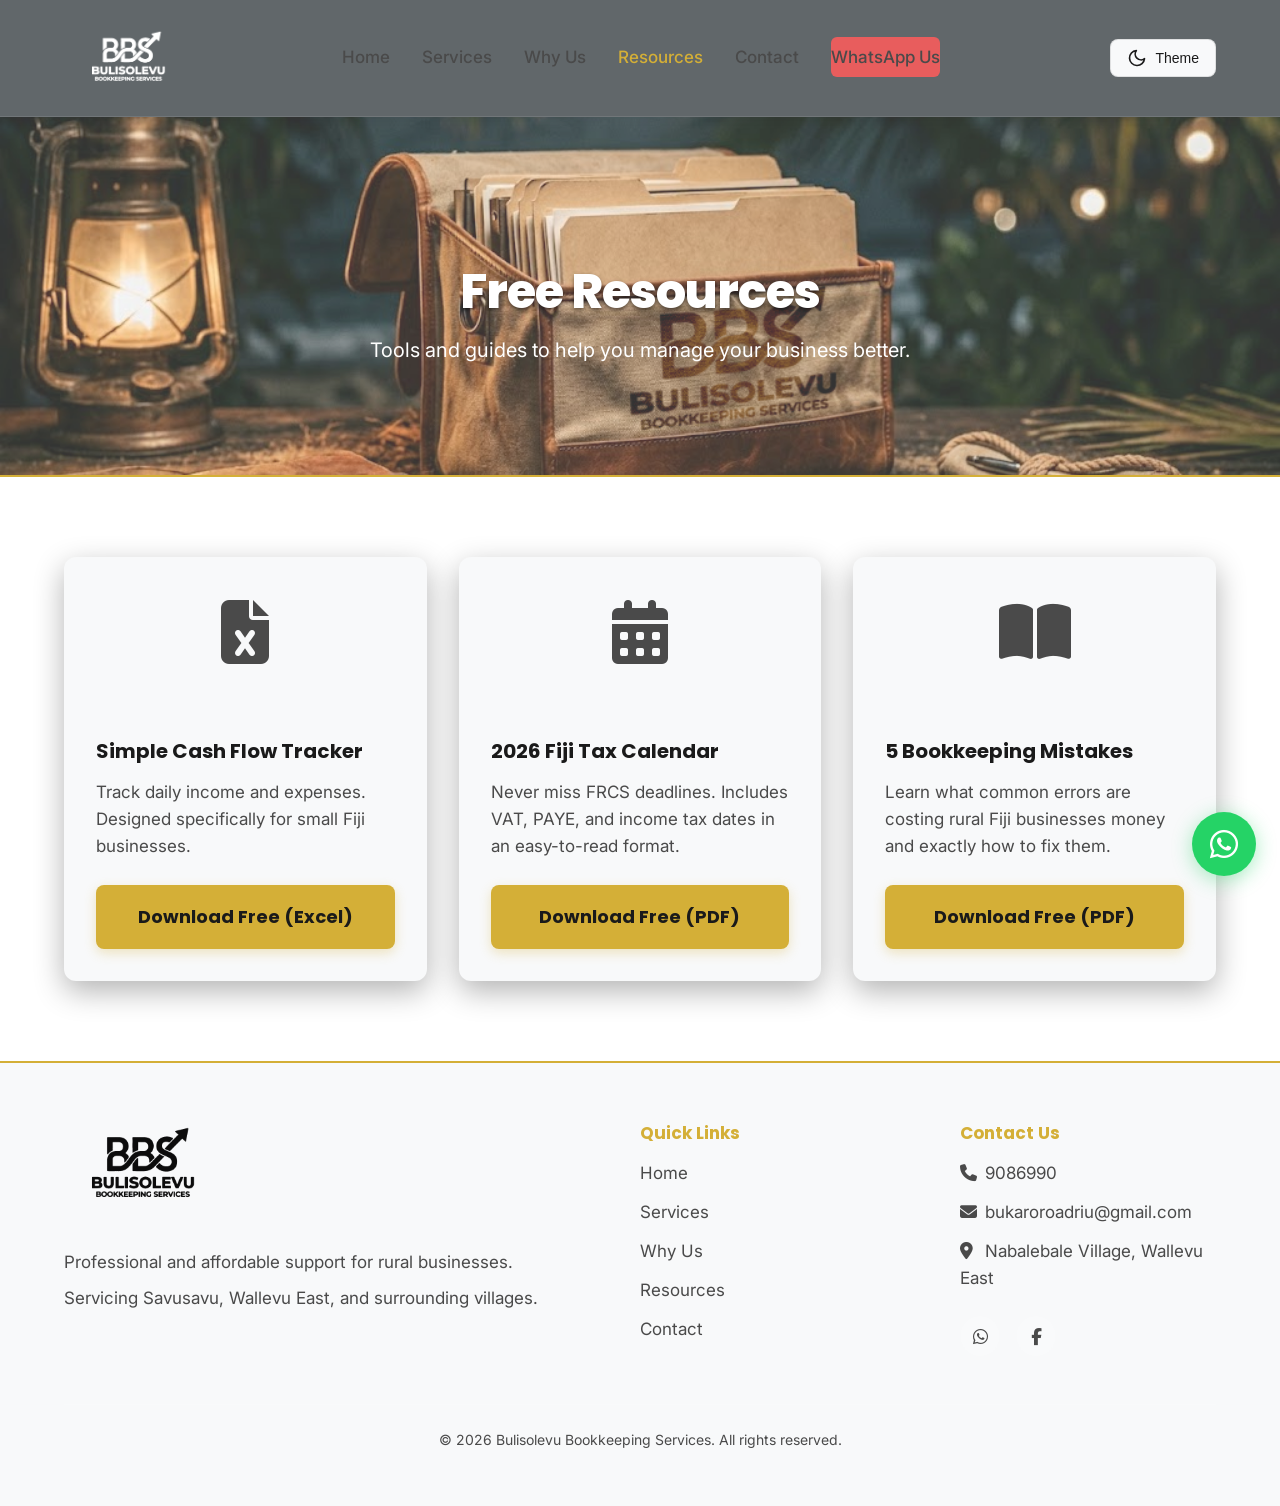
<file: public/resources.html>
<!DOCTYPE html>
<html lang="en">
<head>
    <meta charset="UTF-8">
    <meta name="viewport" content="width=device-width, initial-scale=1.0">
    <meta http-equiv="X-UA-Compatible" content="IE=edge">
    <title>Free Resources | Bulisolevu Bookkeeping Services</title>
    <meta name="description" content="Free bookkeeping resources for Fiji small businesses. Download our cash flow template, tax calendar, and business guides.">
    
    <link rel="stylesheet" href="https://cdnjs.cloudflare.com/ajax/libs/font-awesome/6.4.0/css/all.min.css">
    <link rel="stylesheet" href="./css/styles.css">
    <link rel="icon" type="image/png" href="./assets/images/bbs-logo-favicon.png">
</head>
<body>

    <!-- Navigation -->
    <header class="navbar">
        <div class="container nav-container">
            <a href="./index.html" class="logo logo-link">
                <img src="./assets/images/bbs-logo.png" alt="Bulisolevu Bookkeeping Services - BBS" class="logo-img" width="150" height="84" style="margin-top: 4px;">
            </a>
            <button class="mobile-menu-btn" aria-label="Toggle menu">
                <i class="fas fa-bars"></i>
            </button>
            <ul class="nav-links">
                <li><a href="./index.html">Home</a></li>
                <li><a href="./services.html">Services</a></li>
                <li><a href="./why-us.html">Why Us</a></li>
                <li><a href="./resources.html" class="active">Resources</a></li>
                <li><a href="./contact.html">Contact</a></li>
                <li><a href="https://wa.me/6799086990" class="nav-cta-button">WhatsApp Us</a></li>
            </ul>
            <div class="theme-toggle-container">
                <button id="theme-toggle" class="theme-toggle-btn" aria-label="Toggle theme">
                    <svg class="theme-icon sun-icon" xmlns="http://www.w3.org/2000/svg" width="24" height="24" viewBox="0 0 24 24" fill="none" stroke="currentColor" stroke-width="2" stroke-linecap="round" stroke-linejoin="round"><circle cx="12" cy="12" r="5"></circle><line x1="12" y1="1" x2="12" y2="3"></line><line x1="12" y1="21" x2="12" y2="23"></line><line x1="4.22" y1="4.22" x2="5.64" y2="5.64"></line><line x1="18.36" y1="18.36" x2="19.78" y2="19.78"></line><line x1="1" y1="12" x2="3" y2="12"></line><line x1="21" y1="12" x2="23" y2="12"></line><line x1="4.22" y1="19.78" x2="5.64" y2="18.36"></line><line x1="18.36" y1="5.64" x2="19.78" y2="4.22"></line></svg>
                    <svg class="theme-icon moon-icon" xmlns="http://www.w3.org/2000/svg" width="24" height="24" viewBox="0 0 24 24" fill="none" stroke="currentColor" stroke-width="2" stroke-linecap="round" stroke-linejoin="round"><path d="M21 12.79A9 9 0 1 1 11.21 3 7 7 0 0 0 21 12.79z"></path></svg>
                    <span class="theme-toggle-label">Theme</span>
                </button>
            </div>

        </div>
    </header>

    <!-- Page Header -->
    <section class="resources-hero text-center">
        <div class="container resources-hero-content">
            <h1 class="resources-hero-title">Free Resources</h1>
            <p class="resources-hero-subtitle">Tools and guides to help you manage your business better.</p>
        </div>
    </section>

    <!-- Downloadable Resources -->
    <section class="bg-white">
        <div class="container">
            <div class="grid grid-3">
                <!-- Resource 1 -->
                <div class="card" style="padding: 0; overflow: hidden; border: 1px solid var(--slate);">
                    <div style="background-color: var(--charcoal); height: 150px; display: flex; align-items: center; justify-content: center; color: var(--fiji-gold);">
                        <i class="fas fa-file-excel" style="font-size: 64px;"></i>
                    </div>
                    <div style="padding: 2rem;">
                        <h3 class="card-title">Simple Cash Flow Tracker</h3>
                        <p style="color: var(--text-light);">Track daily income and expenses. Designed specifically for small Fiji businesses.</p>
                        <a href="#" class="btn-primary-gold" style="display: block; width: 100%; text-align: center; margin-top: auto;" onclick="alert('This is a placeholder for the download link. In production, this would trigger a file download or open a lead capture form.')">Download Free (Excel)</a>
                    </div>
                </div>

                <!-- Resource 2 -->
                <div class="card" style="padding: 0; overflow: hidden; border: 1px solid var(--slate);">
                    <div style="background-color: var(--charcoal); height: 150px; display: flex; align-items: center; justify-content: center; color: var(--fiji-gold);">
                        <i class="fas fa-calendar-alt" style="font-size: 64px;"></i>
                    </div>
                    <div style="padding: 2rem;">
                        <h3 class="card-title">2026 Fiji Tax Calendar</h3>
                        <p style="color: var(--text-light);">Never miss FRCS deadlines. Includes VAT, PAYE, and income tax dates in an easy-to-read format.</p>
                        <a href="#" class="btn-primary-gold" style="display: block; width: 100%; text-align: center; margin-top: auto;" onclick="alert('This is a placeholder for the download link. In production, this would trigger a file download or open a lead capture form.')">Download Free (PDF)</a>
                    </div>
                </div>

                <!-- Resource 3 -->
                <div class="card" style="padding: 0; overflow: hidden; border: 1px solid var(--slate);">
                    <div style="background-color: var(--charcoal); height: 150px; display: flex; align-items: center; justify-content: center; color: var(--fiji-gold);">
                        <i class="fas fa-book-open" style="font-size: 64px;"></i>
                    </div>
                    <div style="padding: 2rem;">
                        <h3 class="card-title">5 Bookkeeping Mistakes</h3>
                        <p style="color: var(--text-light);">Learn what common errors are costing rural Fiji businesses money and exactly how to fix them.</p>
                        <a href="#" class="btn-primary-gold" style="display: block; width: 100%; text-align: center; margin-top: auto;" onclick="alert('This is a placeholder for the download link. In production, this would trigger a file download or open a lead capture form.')">Download Free (PDF)</a>
                    </div>
                </div>
            </div>
        </div>
    </section>

    <!-- Footer -->
    <footer class="footer">
        <div class="container">
            <div class="footer-grid">
                <div class="footer-col">
                    <div class="logo" style="margin-bottom: 1rem;">
                        <img src="./assets/images/bbs-logo.png" alt="Bulisolevu Bookkeeping Services - BBS" class="footer-logo" width="180" height="100">
                    </div>
                    <p style="margin-bottom: 0.5rem;">Professional and affordable support for rural businesses.</p>
                    <p>Servicing Savusavu, Wallevu East, and surrounding villages.</p>
                </div>
                <div class="footer-col">
                    <h4 class="footer-heading">Quick Links</h4>
                    <ul class="footer-links">
                        <li><a href="./index.html" class="footer-link">Home</a></li>
                        <li><a href="./services.html" class="footer-link">Services</a></li>
                        <li><a href="./why-us.html" class="footer-link">Why Us</a></li>
                        <li><a href="./resources.html" class="footer-link">Resources</a></li>
                        <li><a href="./contact.html" class="footer-link">Contact</a></li>
                    </ul>


                </div>
                <div class="footer-col">
                    <h4 class="footer-heading">Contact Us</h4>
                    <ul class="footer-links">
                        <li><i class="fas fa-phone" style="width: 20px;"></i> <a href="tel:+6799086990" class="footer-link">9086990</a></li>
                        <li><i class="fas fa-envelope" style="width: 20px;"></i> <a href="mailto:bukaroroadriu@gmail.com" class="footer-link">bukaroroadriu@gmail.com</a></li>
                        <li><i class="fas fa-map-marker-alt" style="width: 20px;"></i> Nabalebale Village, Wallevu East</li>
                    </ul>


                    <div class="footer-social">
                        <a href="https://wa.me/6799086990"><i class="fab fa-whatsapp"></i></a>
                        <a href="https://www.facebook.com/profile.php?id=100014036929391"><i class="fab fa-facebook-f"></i></a>
                    </div>
                </div>
            </div>
            <div class="footer-bottom">
                <p>&copy; 2026 Bulisolevu Bookkeeping Services. All rights reserved.</p>
            </div>
        </div>
    </footer>

    <!-- WhatsApp Floating Button -->
    <a href="https://wa.me/6799086990?text=Hi%20BBS%2C%20I%27m%20interested%20in%20learning%20more%20about%20your%20bookkeeping%20services." class="whatsapp-float" target="_blank" rel="noopener noreferrer" aria-label="Chat on WhatsApp">
        <i class="fab fa-whatsapp"></i>
    </a>

    <script src="./js/main.js"></script>
</body>
</html>
</file>
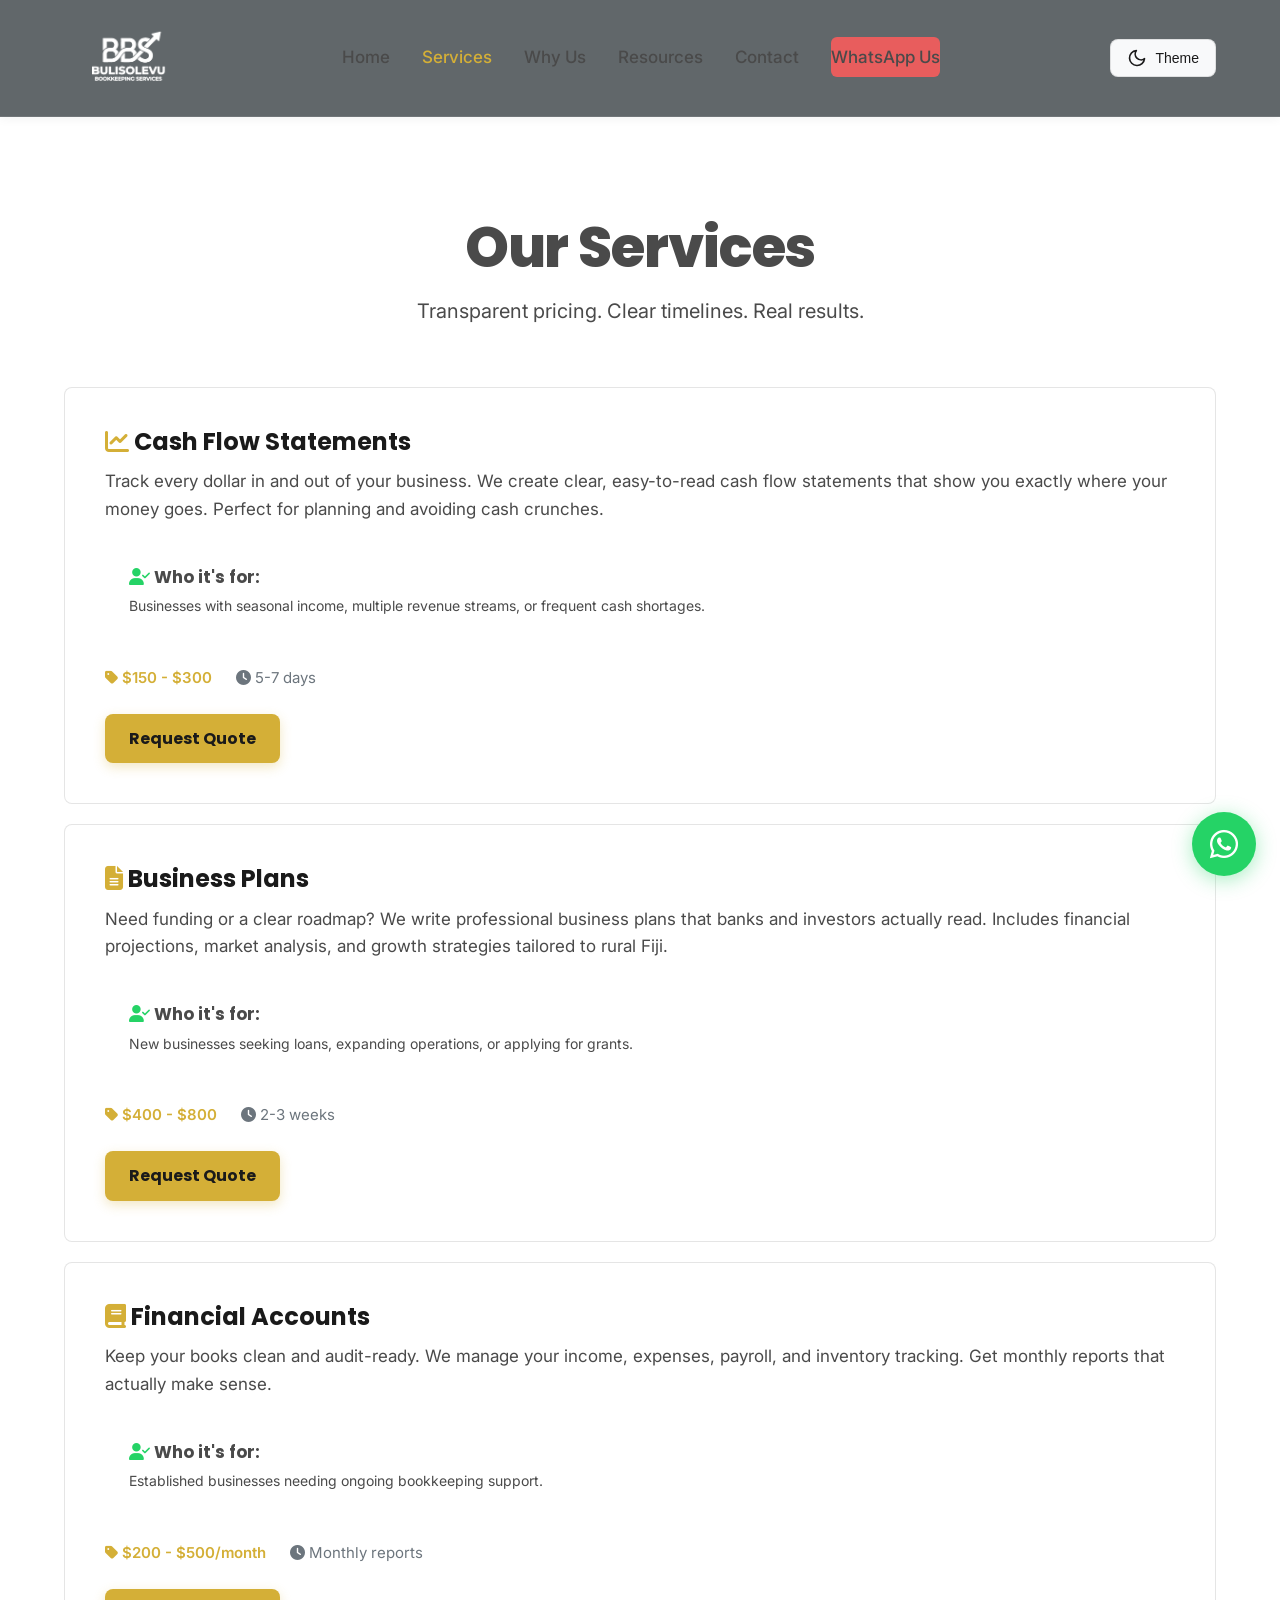
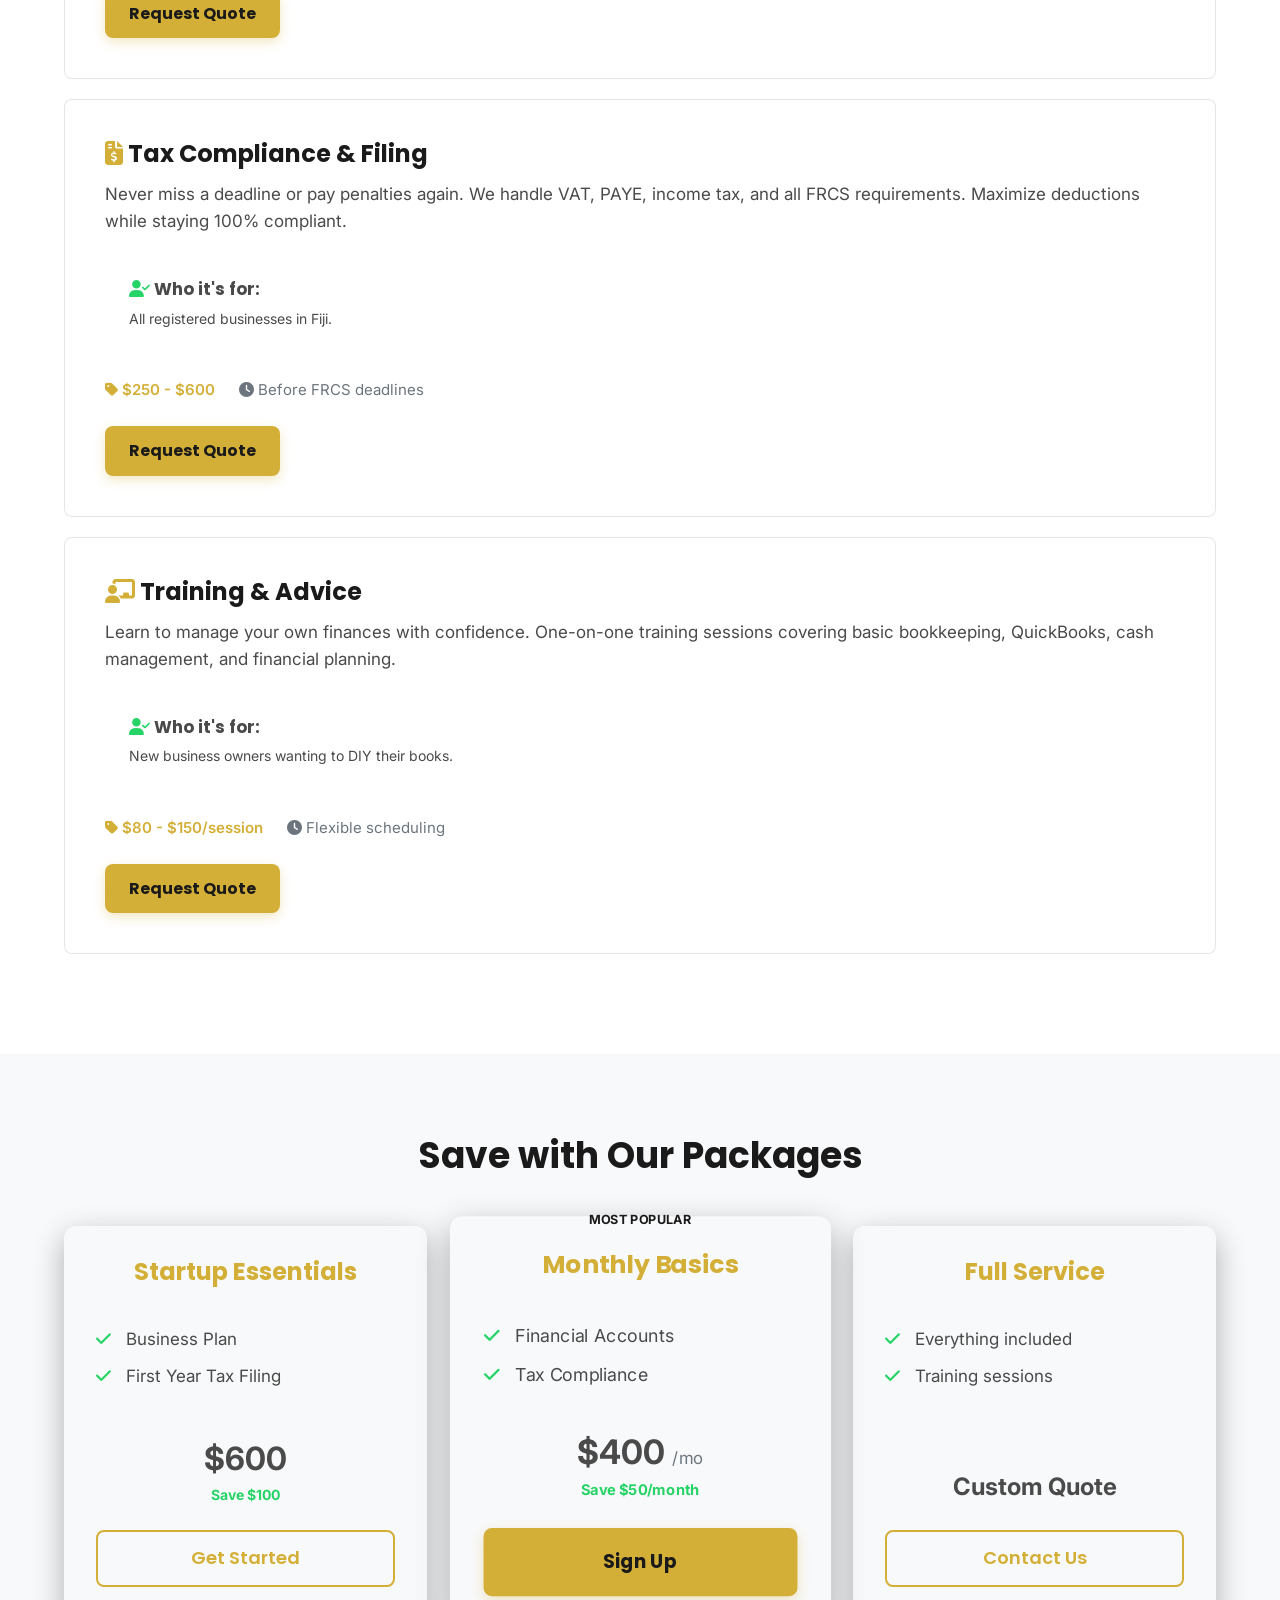
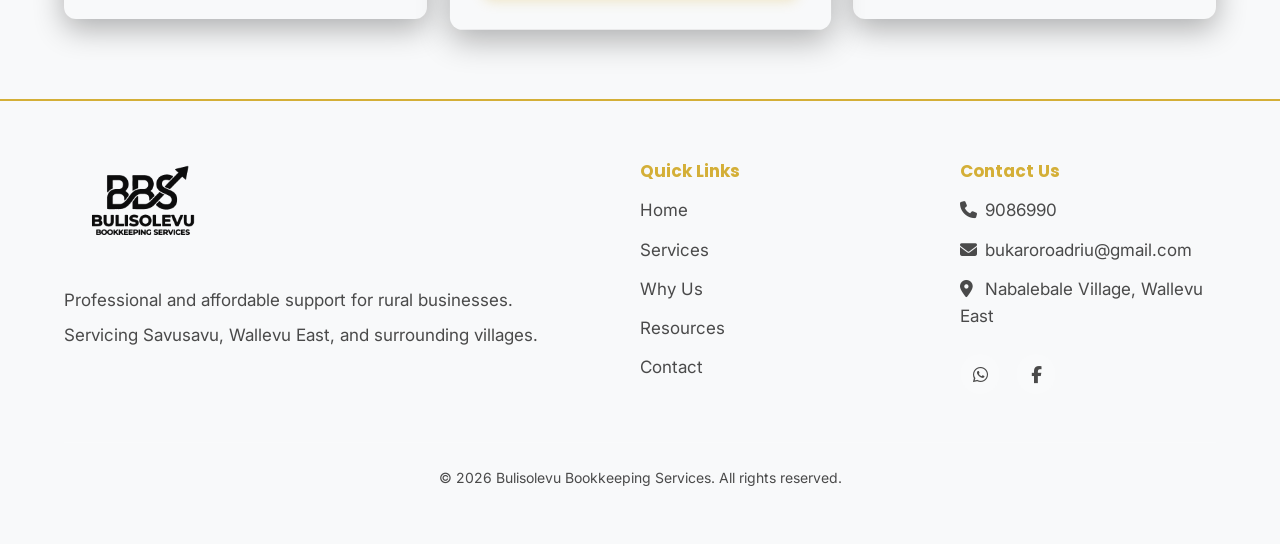
<file: public/services.html>
<!DOCTYPE html>
<html lang="en">
<head>
    <meta charset="UTF-8">
    <meta name="viewport" content="width=device-width, initial-scale=1.0">
    <meta http-equiv="X-UA-Compatible" content="IE=edge">
    <title>Services & Pricing | Bulisolevu Bookkeeping Services</title>
    <meta name="description" content="Transparent pricing for rural Fiji bookkeeping services. Cash flow statements, business plans, tax filing, and training tailored for Savusavu businesses.">
    
    <link rel="stylesheet" href="https://cdnjs.cloudflare.com/ajax/libs/font-awesome/6.4.0/css/all.min.css">
    <link rel="stylesheet" href="./css/styles.css">
    <link rel="icon" type="image/png" href="./assets/images/bbs-logo-favicon.png">
</head>
<body>

    <!-- Navigation -->
    <header class="navbar">
        <div class="container nav-container">
            <a href="./index.html" class="logo logo-link">
                <img src="./assets/images/bbs-logo.png" alt="Bulisolevu Bookkeeping Services - BBS" class="logo-img" width="150" height="84" style="margin-top: 4px;">
            </a>
            <button class="mobile-menu-btn" aria-label="Toggle menu">
                <i class="fas fa-bars"></i>
            </button>
            <ul class="nav-links">
                <li><a href="./index.html">Home</a></li>
                <li><a href="./services.html" class="active">Services</a></li>
                <li><a href="./why-us.html">Why Us</a></li>
                <li><a href="./resources.html">Resources</a></li>
                <li><a href="./contact.html">Contact</a></li>
                <li><a href="https://wa.me/6799086990" class="nav-cta-button">WhatsApp Us</a></li>
            </ul>
            <div class="theme-toggle-container">
                <button id="theme-toggle" class="theme-toggle-btn" aria-label="Toggle theme">
                    <svg class="theme-icon sun-icon" xmlns="http://www.w3.org/2000/svg" width="24" height="24" viewBox="0 0 24 24" fill="none" stroke="currentColor" stroke-width="2" stroke-linecap="round" stroke-linejoin="round"><circle cx="12" cy="12" r="5"></circle><line x1="12" y1="1" x2="12" y2="3"></line><line x1="12" y1="21" x2="12" y2="23"></line><line x1="4.22" y1="4.22" x2="5.64" y2="5.64"></line><line x1="18.36" y1="18.36" x2="19.78" y2="19.78"></line><line x1="1" y1="12" x2="3" y2="12"></line><line x1="21" y1="12" x2="23" y2="12"></line><line x1="4.22" y1="19.78" x2="5.64" y2="18.36"></line><line x1="18.36" y1="5.64" x2="19.78" y2="4.22"></line></svg>
                    <svg class="theme-icon moon-icon" xmlns="http://www.w3.org/2000/svg" width="24" height="24" viewBox="0 0 24 24" fill="none" stroke="currentColor" stroke-width="2" stroke-linecap="round" stroke-linejoin="round"><path d="M21 12.79A9 9 0 1 1 11.21 3 7 7 0 0 0 21 12.79z"></path></svg>
                    <span class="theme-toggle-label">Theme</span>
                </button>
            </div>

        </div>
    </header>

    <!-- Page Header -->
    <section class="bg-white text-center" style="padding: 100px 0 60px;">
        <div class="container">
            <h1 style="color: var(--fiji-gold);">Our Services</h1>
            <p style="font-size: 20px; max-width: 600px; margin: 0 auto; color: var(--text-light);">Transparent pricing. Clear timelines. Real results.</p>
        </div>
    </section>

    <!-- Service Blocks -->
    <section class="bg-white" style="padding-top: 0;">
        <div class="container">
            
            <div class="service-block">
                <h3 class="service-title"><i class="fas fa-chart-line text-primary"></i> Cash Flow Statements</h3>
                <p class="service-description">Track every dollar in and out of your business. We create clear, easy-to-read cash flow statements that show you exactly where your money goes. Perfect for planning and avoiding cash crunches.</p>
                <div style="background: var(--obsidian); padding: 1.5rem; border-radius: var(--radius-button); margin-bottom: 1.5rem; border: 1px solid var(--slate);">
                    <h4 style="margin-bottom: 0.5rem; color: var(--text-white);"><i class="fas fa-user-check" style="color: #25D366;"></i> Who it's for:</h4>
                    <p style="margin-bottom: 0; font-size: 14px; color: var(--text-light);">Businesses with seasonal income, multiple revenue streams, or frequent cash shortages.</p>
                </div>
                <div class="service-meta" style="margin-bottom: 1.5rem;">
                    <span class="service-price"><i class="fas fa-tag"></i> $150 - $300</span>
                    <span><i class="fas fa-clock"></i> 5-7 days</span>
                </div>
                <a href="https://wa.me/6799086990?text=I'm%20interested%20in%20Cash%20Flow%20Statements" class="btn-primary-gold" style="padding: 12px 24px; font-size: 16px;">Request Quote</a>
            </div>

            <div class="service-block">
                <h3 class="service-title"><i class="fas fa-file-alt text-primary"></i> Business Plans</h3>
                <p class="service-description">Need funding or a clear roadmap? We write professional business plans that banks and investors actually read. Includes financial projections, market analysis, and growth strategies tailored to rural Fiji.</p>
                <div style="background: var(--obsidian); padding: 1.5rem; border-radius: var(--radius-button); margin-bottom: 1.5rem; border: 1px solid var(--slate);">
                    <h4 style="margin-bottom: 0.5rem; color: var(--text-white);"><i class="fas fa-user-check" style="color: #25D366;"></i> Who it's for:</h4>
                    <p style="margin-bottom: 0; font-size: 14px; color: var(--text-light);">New businesses seeking loans, expanding operations, or applying for grants.</p>
                </div>
                <div class="service-meta" style="margin-bottom: 1.5rem;">
                    <span class="service-price"><i class="fas fa-tag"></i> $400 - $800</span>
                    <span><i class="fas fa-clock"></i> 2-3 weeks</span>
                </div>
                <a href="https://wa.me/6799086990?text=I'm%20interested%20in%20Business%20Plans" class="btn-primary-gold" style="padding: 12px 24px; font-size: 16px;">Request Quote</a>
            </div>

            <div class="service-block">
                <h3 class="service-title"><i class="fas fa-book text-primary"></i> Financial Accounts</h3>
                <p class="service-description">Keep your books clean and audit-ready. We manage your income, expenses, payroll, and inventory tracking. Get monthly reports that actually make sense.</p>
                <div style="background: var(--obsidian); padding: 1.5rem; border-radius: var(--radius-button); margin-bottom: 1.5rem; border: 1px solid var(--slate);">
                    <h4 style="margin-bottom: 0.5rem; color: var(--text-white);"><i class="fas fa-user-check" style="color: #25D366;"></i> Who it's for:</h4>
                    <p style="margin-bottom: 0; font-size: 14px; color: var(--text-light);">Established businesses needing ongoing bookkeeping support.</p>
                </div>
                <div class="service-meta" style="margin-bottom: 1.5rem;">
                    <span class="service-price"><i class="fas fa-tag"></i> $200 - $500/month</span>
                    <span><i class="fas fa-clock"></i> Monthly reports</span>
                </div>
                <a href="https://wa.me/6799086990?text=I'm%20interested%20in%20Financial%20Accounts" class="btn-primary-gold" style="padding: 12px 24px; font-size: 16px;">Request Quote</a>
            </div>

            <div class="service-block">
                <h3 class="service-title"><i class="fas fa-file-invoice-dollar text-primary"></i> Tax Compliance & Filing</h3>
                <p class="service-description">Never miss a deadline or pay penalties again. We handle VAT, PAYE, income tax, and all FRCS requirements. Maximize deductions while staying 100% compliant.</p>
                <div style="background: var(--obsidian); padding: 1.5rem; border-radius: var(--radius-button); margin-bottom: 1.5rem; border: 1px solid var(--slate);">
                    <h4 style="margin-bottom: 0.5rem; color: var(--text-white);"><i class="fas fa-user-check" style="color: #25D366;"></i> Who it's for:</h4>
                    <p style="margin-bottom: 0; font-size: 14px; color: var(--text-light);">All registered businesses in Fiji.</p>
                </div>
                <div class="service-meta" style="margin-bottom: 1.5rem;">
                    <span class="service-price"><i class="fas fa-tag"></i> $250 - $600</span>
                    <span><i class="fas fa-clock"></i> Before FRCS deadlines</span>
                </div>
                <a href="https://wa.me/6799086990?text=I'm%20interested%20in%20Tax%20Compliance" class="btn-primary-gold" style="padding: 12px 24px; font-size: 16px;">Request Quote</a>
            </div>

            <div class="service-block">
                <h3 class="service-title"><i class="fas fa-chalkboard-teacher text-primary"></i> Training & Advice</h3>
                <p class="service-description">Learn to manage your own finances with confidence. One-on-one training sessions covering basic bookkeeping, QuickBooks, cash management, and financial planning.</p>
                <div style="background: var(--obsidian); padding: 1.5rem; border-radius: var(--radius-button); margin-bottom: 1.5rem; border: 1px solid var(--slate);">
                    <h4 style="margin-bottom: 0.5rem; color: var(--text-white);"><i class="fas fa-user-check" style="color: #25D366;"></i> Who it's for:</h4>
                    <p style="margin-bottom: 0; font-size: 14px; color: var(--text-light);">New business owners wanting to DIY their books.</p>
                </div>
                <div class="service-meta" style="margin-bottom: 1.5rem;">
                    <span class="service-price"><i class="fas fa-tag"></i> $80 - $150/session</span>
                    <span><i class="fas fa-clock"></i> Flexible scheduling</span>
                </div>
                <a href="https://wa.me/6799086990?text=I'm%20interested%20in%20Training%20sessions" class="btn-primary-gold" style="padding: 12px 24px; font-size: 16px;">Request Quote</a>
            </div>

        </div>
    </section>

    <!-- Packages Section -->
    <section class="bg-light">
        <div class="container">
            <h2 class="text-white text-center" style="margin-bottom: 3rem;">Save with Our Packages</h2>
            <div class="grid grid-3">
                <div class="card" style="border: 1px solid var(--slate);">
                    <h3 class="text-primary text-center">Startup Essentials</h3>
                    <ul style="list-style: none; padding: 0; margin: 1.5rem 0; flex-grow: 1;">
                        <li style="margin-bottom: 10px; color: var(--text-light);"><i class="fas fa-check" style="color: #25D366; margin-right: 10px;"></i> Business Plan</li>
                        <li style="margin-bottom: 10px; color: var(--text-light);"><i class="fas fa-check" style="color: #25D366; margin-right: 10px;"></i> First Year Tax Filing</li>
                    </ul>


                    <div class="text-center" style="margin-bottom: 1.5rem;">
                        <div style="font-size: 32px; font-weight: bold; color: var(--text-white);">$600</div>
                        <div style="color: #25D366; font-size: 14px; font-weight: bold;">Save $100</div>
                    </div>
                    <a href="https://wa.me/6799086990" class="btn btn-secondary" style="width: 100%;">Get Started</a>
                </div>

                <div class="card" style="border: 2px solid var(--fiji-gold); transform: scale(1.05); z-index: 1;">
                    <div style="background: var(--fiji-gold); color: #1A1A1A; text-align: center; padding: 5px; font-size: 12px; font-weight: bold; border-radius: 4px; position: absolute; top: -12px; left: 50%; transform: translateX(-50%); white-space: nowrap;">MOST POPULAR</div>
                    <h3 class="text-primary text-center">Monthly Basics</h3>
                    <ul style="list-style: none; padding: 0; margin: 1.5rem 0; flex-grow: 1;">
                        <li style="margin-bottom: 10px; color: var(--text-light);"><i class="fas fa-check" style="color: #25D366; margin-right: 10px;"></i> Financial Accounts</li>
                        <li style="margin-bottom: 10px; color: var(--text-light);"><i class="fas fa-check" style="color: #25D366; margin-right: 10px;"></i> Tax Compliance</li>
                    </ul>


                    <div class="text-center" style="margin-bottom: 1.5rem;">
                        <div style="font-size: 32px; font-weight: bold; color: var(--text-white);">$400 <span style="font-size: 16px; font-weight: normal; color: var(--text-muted);">/mo</span></div>
                        <div style="color: #25D366; font-size: 14px; font-weight: bold;">Save $50/month</div>
                    </div>
                    <a href="https://wa.me/6799086990" class="btn-primary-gold" style="width: 100%; text-align: center;">Sign Up</a>
                </div>

                <div class="card" style="border: 1px solid var(--slate);">
                    <h3 class="text-primary text-center">Full Service</h3>
                    <ul style="list-style: none; padding: 0; margin: 1.5rem 0; flex-grow: 1;">
                        <li style="margin-bottom: 10px; color: var(--text-light);"><i class="fas fa-check" style="color: #25D366; margin-right: 10px;"></i> Everything included</li>
                        <li style="margin-bottom: 10px; color: var(--text-light);"><i class="fas fa-check" style="color: #25D366; margin-right: 10px;"></i> Training sessions</li>
                    </ul>


                    <div class="text-center" style="margin-bottom: 1.5rem;">
                        <div style="font-size: 24px; font-weight: bold; color: var(--text-white); margin-top: 10px;">Custom Quote</div>
                    </div>
                    <a href="./contact.html" class="btn btn-secondary" style="width: 100%;">Contact Us</a>
                </div>
            </div>
        </div>
    </section>

    <!-- Footer -->
    <footer class="footer">
        <div class="container">
            <div class="footer-grid">
                <div class="footer-col">
                    <div class="logo" style="margin-bottom: 1rem;">
                        <img src="./assets/images/bbs-logo.png" alt="Bulisolevu Bookkeeping Services - BBS" class="footer-logo" width="180" height="100">
                    </div>
                    <p style="margin-bottom: 0.5rem;">Professional and affordable support for rural businesses.</p>
                    <p>Servicing Savusavu, Wallevu East, and surrounding villages.</p>
                </div>
                <div class="footer-col">
                    <h4 class="footer-heading">Quick Links</h4>
                    <ul class="footer-links">
                        <li><a href="./index.html" class="footer-link">Home</a></li>
                        <li><a href="./services.html" class="footer-link">Services</a></li>
                        <li><a href="./why-us.html" class="footer-link">Why Us</a></li>
                        <li><a href="./resources.html" class="footer-link">Resources</a></li>
                        <li><a href="./contact.html" class="footer-link">Contact</a></li>
                    </ul>


                </div>
                <div class="footer-col">
                    <h4 class="footer-heading">Contact Us</h4>
                    <ul class="footer-links">
                        <li><i class="fas fa-phone" style="width: 20px;"></i> <a href="tel:+6799086990" class="footer-link">9086990</a></li>
                        <li><i class="fas fa-envelope" style="width: 20px;"></i> <a href="mailto:bukaroroadriu@gmail.com" class="footer-link">bukaroroadriu@gmail.com</a></li>
                        <li><i class="fas fa-map-marker-alt" style="width: 20px;"></i> Nabalebale Village, Wallevu East</li>
                    </ul>


                    <div class="footer-social">
                        <a href="https://wa.me/6799086990"><i class="fab fa-whatsapp"></i></a>
                        <a href="https://www.facebook.com/profile.php?id=100014036929391"><i class="fab fa-facebook-f"></i></a>
                    </div>
                </div>
            </div>
            <div class="footer-bottom">
                <p>&copy; 2026 Bulisolevu Bookkeeping Services. All rights reserved.</p>
            </div>
        </div>
    </footer>

    <!-- WhatsApp Floating Button -->
    <a href="https://wa.me/6799086990?text=Hi%20BBS%2C%20I%27m%20interested%20in%20learning%20more%20about%20your%20bookkeeping%20services." class="whatsapp-float" target="_blank" rel="noopener noreferrer" aria-label="Chat on WhatsApp">
        <i class="fab fa-whatsapp"></i>
    </a>

    <script src="./js/main.js"></script>
</body>
</html>
</file>
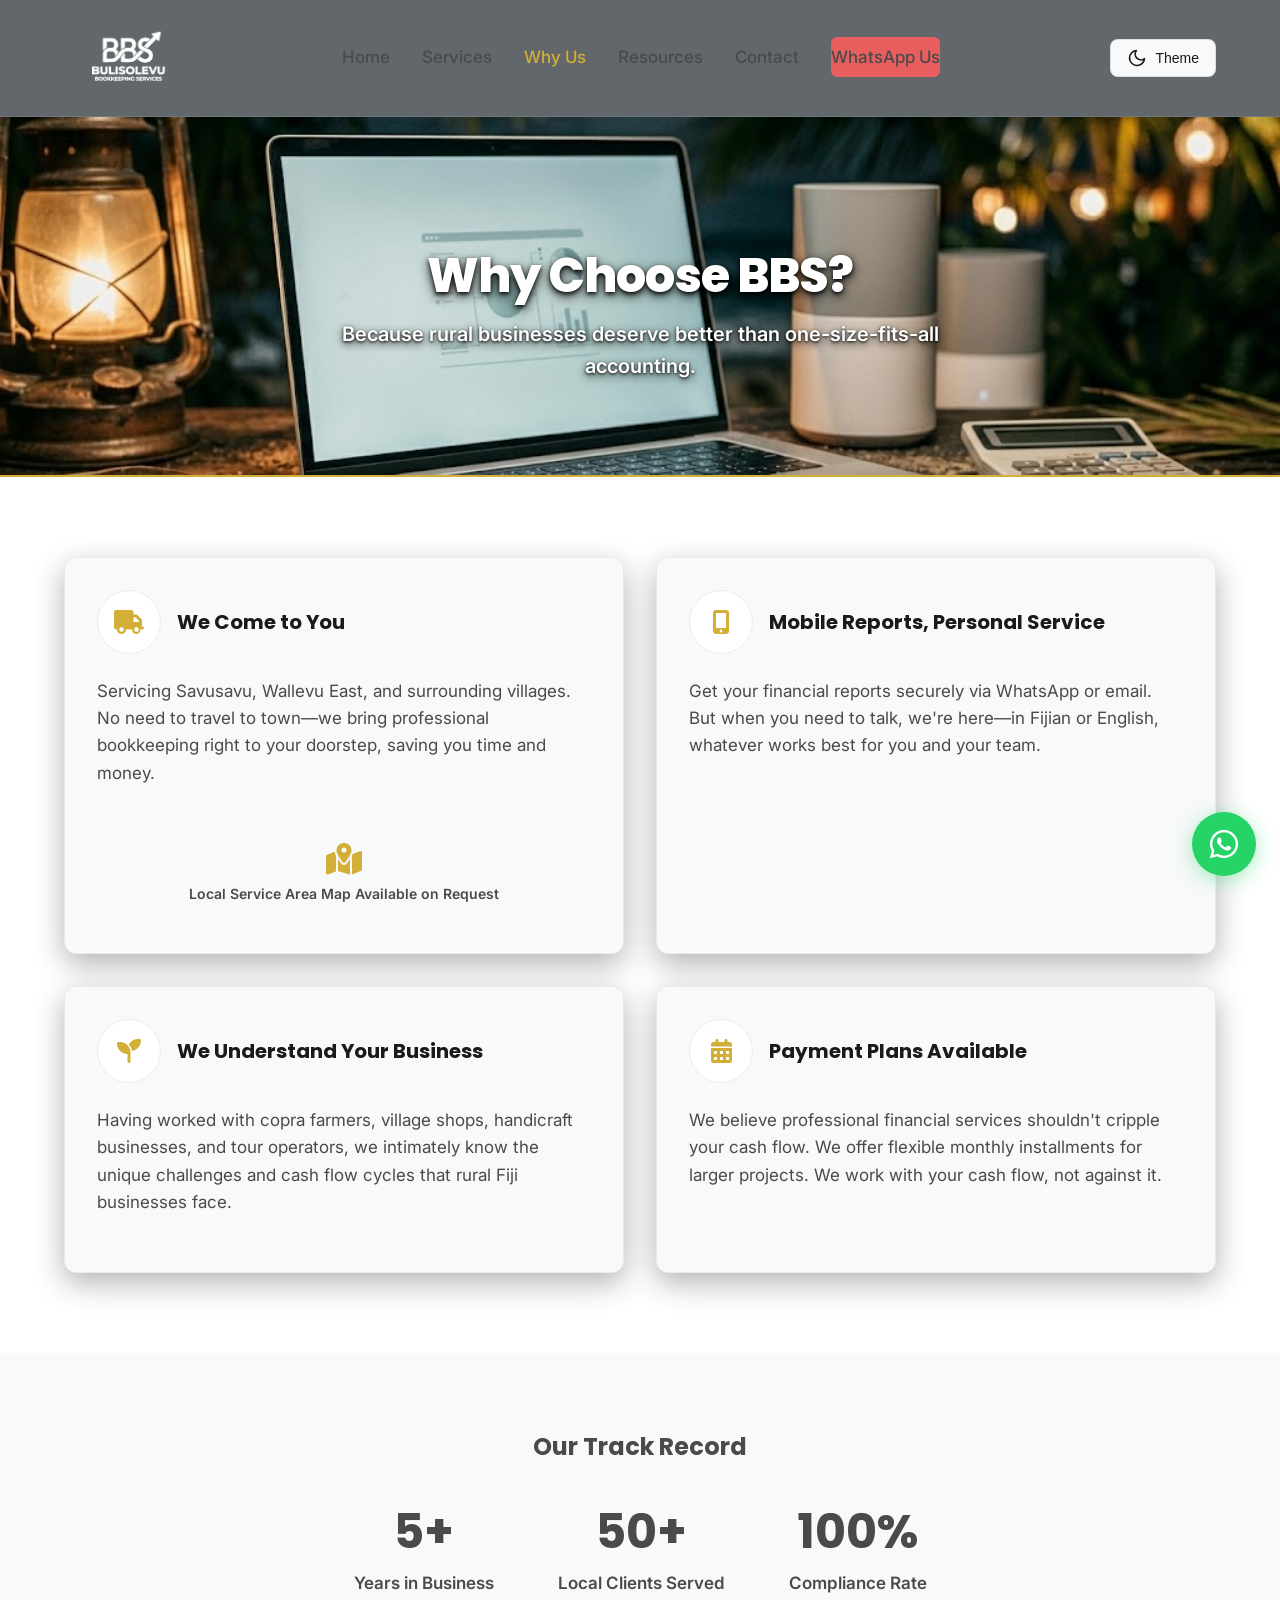
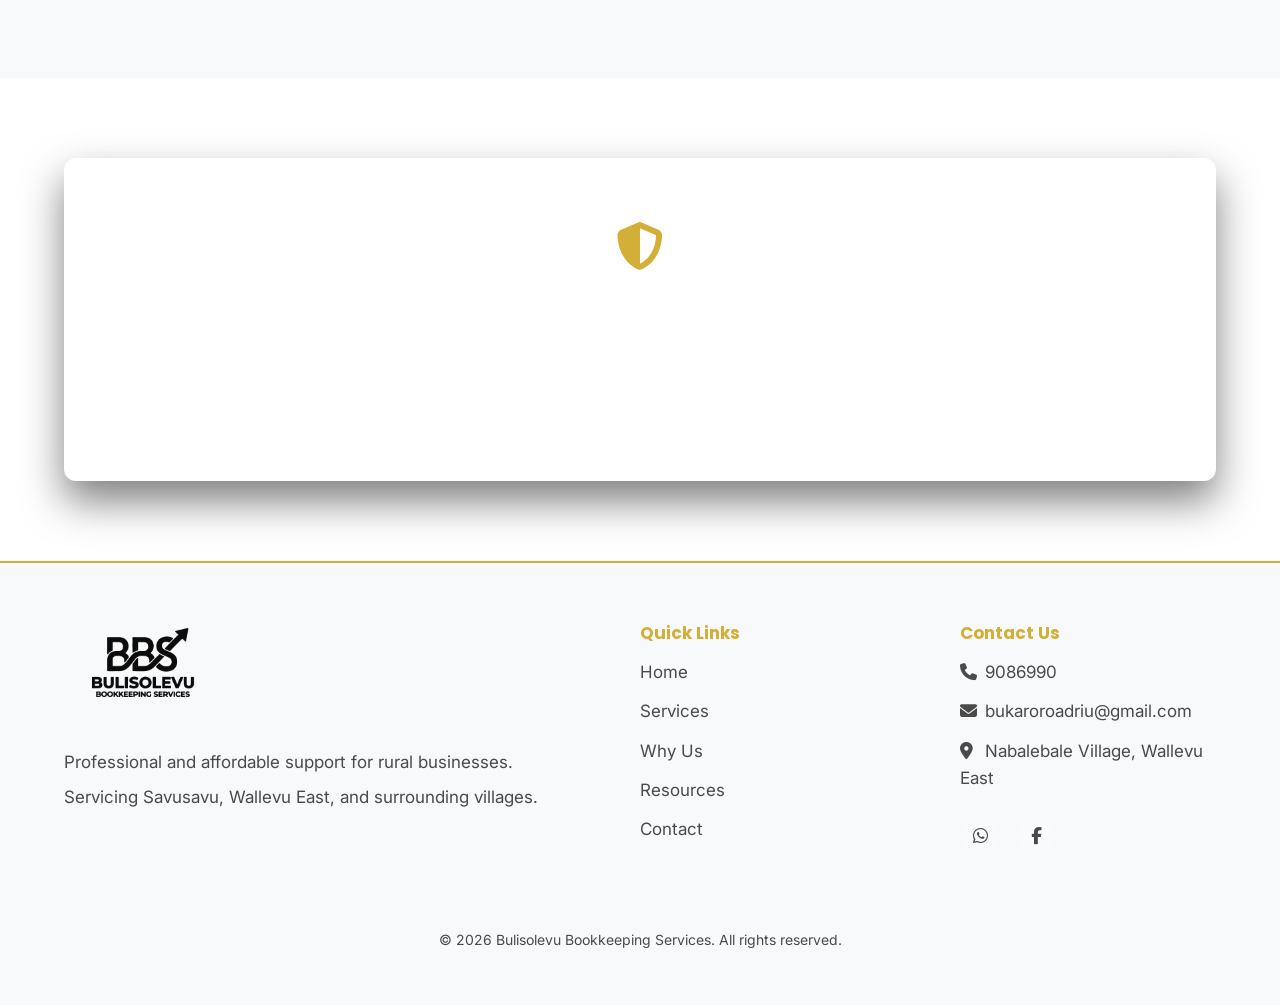
<file: public/why-us.html>
<!DOCTYPE html>
<html lang="en">
<head>
    <meta charset="UTF-8">
    <meta name="viewport" content="width=device-width, initial-scale=1.0">
    <meta http-equiv="X-UA-Compatible" content="IE=edge">
    <title>Why Choose Us | Bulisolevu Bookkeeping Services</title>
    <meta name="description" content="Why rural Fiji businesses choose BBS for their bookkeeping. Local, mobile-friendly, and specialized in farming, retail, and tourism accounting.">
    
    <link rel="stylesheet" href="https://cdnjs.cloudflare.com/ajax/libs/font-awesome/6.4.0/css/all.min.css">
    <link rel="stylesheet" href="./css/styles.css">
    <link rel="icon" type="image/png" href="./assets/images/bbs-logo-favicon.png">
</head>
<body>

    <!-- Navigation -->
    <header class="navbar">
        <div class="container nav-container">
            <a href="./index.html" class="logo logo-link">
                <img src="./assets/images/bbs-logo.png" alt="Bulisolevu Bookkeeping Services - BBS" class="logo-img" width="150" height="84" style="margin-top: 4px;">
            </a>
            <button class="mobile-menu-btn" aria-label="Toggle menu">
                <i class="fas fa-bars"></i>
            </button>
            <ul class="nav-links">
                <li><a href="./index.html">Home</a></li>
                <li><a href="./services.html">Services</a></li>
                <li><a href="./why-us.html" class="active">Why Us</a></li>
                <li><a href="./resources.html">Resources</a></li>
                <li><a href="./contact.html">Contact</a></li>
                <li><a href="https://wa.me/6799086990" class="nav-cta-button">WhatsApp Us</a></li>
            </ul>
            <div class="theme-toggle-container">
                <button id="theme-toggle" class="theme-toggle-btn" aria-label="Toggle theme">
                    <svg class="theme-icon sun-icon" xmlns="http://www.w3.org/2000/svg" width="24" height="24" viewBox="0 0 24 24" fill="none" stroke="currentColor" stroke-width="2" stroke-linecap="round" stroke-linejoin="round"><circle cx="12" cy="12" r="5"></circle><line x1="12" y1="1" x2="12" y2="3"></line><line x1="12" y1="21" x2="12" y2="23"></line><line x1="4.22" y1="4.22" x2="5.64" y2="5.64"></line><line x1="18.36" y1="18.36" x2="19.78" y2="19.78"></line><line x1="1" y1="12" x2="3" y2="12"></line><line x1="21" y1="12" x2="23" y2="12"></line><line x1="4.22" y1="19.78" x2="5.64" y2="18.36"></line><line x1="18.36" y1="5.64" x2="19.78" y2="4.22"></line></svg>
                    <svg class="theme-icon moon-icon" xmlns="http://www.w3.org/2000/svg" width="24" height="24" viewBox="0 0 24 24" fill="none" stroke="currentColor" stroke-width="2" stroke-linecap="round" stroke-linejoin="round"><path d="M21 12.79A9 9 0 1 1 11.21 3 7 7 0 0 0 21 12.79z"></path></svg>
                    <span class="theme-toggle-label">Theme</span>
                </button>
            </div>

        </div>
    </header>

    <!-- Page Header -->
    <section class="whyus-hero text-center">
        <div class="container whyus-hero-content">
            <h1 class="whyus-hero-title">Why Choose BBS?</h1>
            <p class="whyus-hero-subtitle">Because rural businesses deserve better than one-size-fits-all accounting.</p>
        </div>
    </section>

    <!-- Differentiators Section -->
    <section class="bg-white">
        <div class="container">
            <div class="grid grid-2">
                <!-- Card 1 -->
                <div class="card">
                    <div style="display: flex; align-items: center; gap: 1rem; margin-bottom: 1.5rem;">
                        <div class="card-icon" style="margin-bottom: 0;"><i class="fas fa-truck"></i></div>
                        <h2 class="card-title" style="margin-bottom: 0;">We Come to You</h2>
                    </div>
                    <p>Servicing Savusavu, Wallevu East, and surrounding villages. No need to travel to town—we bring professional bookkeeping right to your doorstep, saving you time and money.</p>
                    <div style="margin-top: 1rem; padding: 1rem; background: var(--obsidian); border-radius: var(--radius-button); text-align: center; border: 1px solid var(--slate);">
                        <i class="fas fa-map-marked-alt text-primary" style="font-size: 32px; margin-bottom: 0.5rem;"></i>
                        <p style="margin: 0; font-weight: 600; font-size: 14px; color: var(--text-white);">Local Service Area Map Available on Request</p>
                    </div>
                </div>

                <!-- Card 2 -->
                <div class="card">
                    <div style="display: flex; align-items: center; gap: 1rem; margin-bottom: 1.5rem;">
                        <div class="card-icon" style="margin-bottom: 0;"><i class="fas fa-mobile-alt"></i></div>
                        <h2 class="card-title" style="margin-bottom: 0;">Mobile Reports, Personal Service</h2>
                    </div>
                    <p>Get your financial reports securely via WhatsApp or email. But when you need to talk, we're here—in Fijian or English, whatever works best for you and your team.</p>
                </div>

                <!-- Card 3 -->
                <div class="card">
                    <div style="display: flex; align-items: center; gap: 1rem; margin-bottom: 1.5rem;">
                        <div class="card-icon" style="margin-bottom: 0;"><i class="fas fa-seedling"></i></div>
                        <h2 class="card-title" style="margin-bottom: 0;">We Understand Your Business</h2>
                    </div>
                    <p>Having worked with copra farmers, village shops, handicraft businesses, and tour operators, we intimately know the unique challenges and cash flow cycles that rural Fiji businesses face.</p>
                </div>

                <!-- Card 4 -->
                <div class="card">
                    <div style="display: flex; align-items: center; gap: 1rem; margin-bottom: 1.5rem;">
                        <div class="card-icon" style="margin-bottom: 0;"><i class="fas fa-calendar-alt"></i></div>
                        <h2 class="card-title" style="margin-bottom: 0;">Payment Plans Available</h2>
                    </div>
                    <p>We believe professional financial services shouldn't cripple your cash flow. We offer flexible monthly installments for larger projects. We work with your cash flow, not against it.</p>
                </div>
            </div>
        </div>
    </section>

    <!-- Credentials Section -->
    <section class="bg-light text-center">
        <div class="container">
            <h3 style="color: var(--text-white); margin-bottom: 2rem;">Our Track Record</h3>
            <div style="display: flex; justify-content: center; gap: 4rem; flex-wrap: wrap;">
                <div>
                    <div style="font-size: 48px; font-weight: bold; color: var(--fiji-gold); font-family: var(--font-heading);">5+</div>
                    <div style="color: var(--text-light); font-weight: 600;">Years in Business</div>
                </div>
                <div>
                    <div style="font-size: 48px; font-weight: bold; color: var(--fiji-gold); font-family: var(--font-heading);">50+</div>
                    <div style="color: var(--text-light); font-weight: 600;">Local Clients Served</div>
                </div>
                <div>
                    <div style="font-size: 48px; font-weight: bold; color: var(--fiji-gold); font-family: var(--font-heading);">100%</div>
                    <div style="color: var(--text-light); font-weight: 600;">Compliance Rate</div>
                </div>
            </div>
        </div>
    </section>

    <!-- Guarantee Section -->
    <section class="bg-white" style="padding: 0; margin-bottom: 80px; margin-top: 80px;">
        <div class="container">
            <div style="background-color: var(--charcoal); color: white; border-radius: var(--radius-card); padding: 4rem 2rem; text-align: center; box-shadow: 0 20px 40px rgba(0, 0, 0, 0.5); border: 2px solid var(--fiji-gold);">
                <i class="fas fa-shield-alt text-primary" style="font-size: 48px; margin-bottom: 1.5rem;"></i>
                <h2 style="color: white; margin-bottom: 1rem;">Our Promise to You</h2>
                <p style="font-size: 20px; max-width: 800px; margin: 0 auto; color: var(--text-light);">
                    Accurate records. On-time filing. Clear explanations.<br>
                    <strong style="color: var(--fiji-gold);">If we make an error that costs you money, we fix it free.</strong>
                </p>
            </div>
        </div>
    </section>

    <!-- Footer -->
    <footer class="footer">
        <div class="container">
            <div class="footer-grid">
                <div class="footer-col">
                    <div class="logo" style="margin-bottom: 1rem;">
                        <img src="./assets/images/bbs-logo.png" alt="Bulisolevu Bookkeeping Services - BBS" class="footer-logo" width="180" height="100">
                    </div>
                    <p style="margin-bottom: 0.5rem;">Professional and affordable support for rural businesses.</p>
                    <p>Servicing Savusavu, Wallevu East, and surrounding villages.</p>
                </div>
                <div class="footer-col">
                    <h4 class="footer-heading">Quick Links</h4>
                    <ul class="footer-links">
                        <li><a href="./index.html" class="footer-link">Home</a></li>
                        <li><a href="./services.html" class="footer-link">Services</a></li>
                        <li><a href="./why-us.html" class="footer-link">Why Us</a></li>
                        <li><a href="./resources.html" class="footer-link">Resources</a></li>
                        <li><a href="./contact.html" class="footer-link">Contact</a></li>
                    </ul>


                </div>
                <div class="footer-col">
                    <h4 class="footer-heading">Contact Us</h4>
                    <ul class="footer-links">
                        <li><i class="fas fa-phone" style="width: 20px;"></i> <a href="tel:+6799086990" class="footer-link">9086990</a></li>
                        <li><i class="fas fa-envelope" style="width: 20px;"></i> <a href="mailto:bukaroroadriu@gmail.com" class="footer-link">bukaroroadriu@gmail.com</a></li>
                        <li><i class="fas fa-map-marker-alt" style="width: 20px;"></i> Nabalebale Village, Wallevu East</li>
                    </ul>


                    <div class="footer-social">
                        <a href="https://wa.me/6799086990"><i class="fab fa-whatsapp"></i></a>
                        <a href="https://www.facebook.com/profile.php?id=100014036929391"><i class="fab fa-facebook-f"></i></a>
                    </div>
                </div>
            </div>
            <div class="footer-bottom">
                <p>&copy; 2026 Bulisolevu Bookkeeping Services. All rights reserved.</p>
            </div>
        </div>
    </footer>

    <!-- WhatsApp Floating Button -->
    <a href="https://wa.me/6799086990?text=Hi%20BBS%2C%20I%27m%20interested%20in%20learning%20more%20about%20your%20bookkeeping%20services." class="whatsapp-float" target="_blank" rel="noopener noreferrer" aria-label="Chat on WhatsApp">
        <i class="fab fa-whatsapp"></i>
    </a>

    <script src="./js/main.js"></script>
</body>
</html>
</file>
<file: css/styles.css>
/* ==========================================================================
   BBS Website Design System
   ========================================================================== */

@import url('https://fonts.googleapis.com/css2?family=Inter:wght@400&family=Poppins:wght@600;700&display=swap');

:root {
  /* Color Palette */
  --primary: #0D7377;
  --secondary: #FF6B6B;
  --neutral-light: #F8F5F1;
  --neutral-dark: #2C3E50;
  --white: #FFFFFF;
  --success: #27AE60;
  --text-primary: #2C3E50;
  --text-secondary: #5A6C7D;

  /* Typography */
  --font-heading: 'Poppins', sans-serif;
  --font-body: 'Inter', sans-serif;

  /* Layout */
  --max-width: 1200px;
  --radius-card: 12px;
  --radius-button: 8px;
  --transition: all 0.3s ease;
}

/* ==========================================================================
   Reset & Base Styles
   ========================================================================== */
* {
  margin: 0;
  padding: 0;
  box-sizing: border-box;
}

html {
  scroll-behavior: smooth;
}

body {
  font-family: var(--font-body);
  color: var(--text-primary);
  background-color: var(--white);
  line-height: 1.6;
  font-size: 16px;
  -webkit-font-smoothing: antialiased;
}

/* Typography */
h1, h2, h3, h4, h5, h6 {
  font-family: var(--font-heading);
  font-weight: 700;
  line-height: 1.2;
  margin-bottom: 1rem;
}

h1 { font-size: 48px; }
h2 { font-size: 36px; }
h3 { font-size: 24px; }

@media (max-width: 768px) {
  h1 { font-size: 32px; }
  h2 { font-size: 28px; }
  h3 { font-size: 20px; }
}

p {
  margin-bottom: 1.5rem;
  color: var(--text-secondary);
}

a {
  color: var(--primary);
  text-decoration: none;
  transition: var(--transition);
}

img {
  max-width: 100%;
  height: auto;
  display: block;
}

/* ==========================================================================
   Layout & Grid
   ========================================================================== */
.container {
  width: 100%;
  max-width: var(--max-width);
  margin: 0 auto;
  padding: 0 24px;
}

section {
  padding: 80px 0;
}

@media (max-width: 768px) {
  section {
    padding: 48px 0;
  }
}

.grid {
  display: grid;
  gap: 2rem;
}

.grid-2 { grid-template-columns: repeat(2, 1fr); }
.grid-3 { grid-template-columns: repeat(3, 1fr); }
.grid-4 { grid-template-columns: repeat(4, 1fr); }
.grid-5 { grid-template-columns: repeat(5, 1fr); }

@media (max-width: 1024px) {
  .grid-5 { grid-template-columns: repeat(3, 1fr); }
  .grid-4 { grid-template-columns: repeat(2, 1fr); }
}

@media (max-width: 768px) {
  .grid-2, .grid-3, .grid-4, .grid-5 {
    grid-template-columns: 1fr;
  }
}

/* ==========================================================================
   Components
   ========================================================================== */

/* Buttons */
.btn {
  display: inline-block;
  font-family: var(--font-heading);
  font-weight: 600;
  font-size: 18px;
  padding: 12px 24px;
  border-radius: var(--radius-button);
  text-align: center;
  cursor: pointer;
  border: none;
  transition: var(--transition);
  min-height: 44px; /* Touch target */
  min-width: 44px;
}

.btn-primary {
  background-color: var(--secondary);
  color: var(--white);
  box-shadow: 0 4px 6px rgba(255, 107, 107, 0.2);
}

.btn-primary:hover {
  background-color: #ff5252;
  transform: translateY(-2px);
  color: var(--white);
  box-shadow: 0 6px 12px rgba(255, 107, 107, 0.3);
}

.btn-secondary {
  background-color: transparent;
  color: var(--primary);
  border: 2px solid var(--primary);
}

.btn-secondary:hover {
  background-color: var(--primary);
  color: var(--white);
}

.btn-white {
  background-color: var(--white);
  color: var(--primary);
}

.btn-white:hover {
  background-color: var(--neutral-light);
  color: var(--primary);
}

/* Cards */
.card {
  background: var(--white);
  border-radius: var(--radius-card);
  padding: 2rem;
  box-shadow: 0 10px 30px rgba(0, 0, 0, 0.05);
  transition: var(--transition);
  height: 100%;
  display: flex;
  flex-direction: column;
}

.card:hover {
  transform: translateY(-5px);
  box-shadow: 0 15px 40px rgba(0, 0, 0, 0.1);
}

.card-icon {
  width: 64px;
  height: 64px;
  background-color: var(--neutral-light);
  border-radius: 50%;
  display: flex;
  align-items: center;
  justify-content: center;
  margin-bottom: 1.5rem;
  color: var(--primary);
  font-size: 24px;
}

.card-title {
  font-size: 20px;
  margin-bottom: 1rem;
  color: var(--text-primary);
}

/* Background Utilities */
.bg-light { background-color: var(--neutral-light); }
.bg-dark { background-color: var(--neutral-dark); color: var(--white); }
.bg-primary { background-color: var(--primary); color: var(--white); }
.bg-white { background-color: var(--white); }

/* Text Utilities */
.text-center { text-align: center; }
.text-primary { color: var(--primary); }
.text-secondary { color: var(--secondary); }
.text-white { color: var(--white); }

/* ==========================================================================
   Header & Navigation
   ========================================================================== */
header {
  background-color: var(--white);
  box-shadow: 0 2px 10px rgba(0, 0, 0, 0.05);
  position: sticky;
  top: 0;
  z-index: 1000;
}

.nav-container {
  display: flex;
  justify-content: space-between;
  align-items: center;
  height: 100px;
}

.logo {
  font-family: var(--font-heading);
  font-size: 24px;
  color: var(--primary);
  display: flex;
  align-items: center;
  gap: 10px;
}

.nav-links {
  display: flex;
  gap: 2rem;
  align-items: center;
  list-style: none;
}

.nav-links a {
  color: var(--text-primary);
  font-weight: 500;
  padding: 10px 0;
}

.nav-links a:hover, .nav-links a.active {
  color: var(--primary);
}

.mobile-menu-btn {
  display: none;
  background: none;
  border: none;
  font-size: 24px;
  cursor: pointer;
  color: var(--text-primary);
  padding: 10px;
}

@media (max-width: 1024px) {
  .nav-links {
    display: none;
    position: absolute;
    top: 100px;
    left: 0;
    right: 0;
    background: var(--white);
    flex-direction: column;
    padding: 2rem;
    box-shadow: 0 10px 20px rgba(0, 0, 0, 0.1);
  }
  
  .nav-links.active {
    display: flex;
  }
  
  .mobile-menu-btn {
    display: block;
  }
}

/* ==========================================================================
   Hero Sections
   ========================================================================== */
.hero {
  background: linear-gradient(135deg, rgba(13, 115, 119, 0.9) 0%, rgba(13, 115, 119, 0.7) 100%), url('https://images.unsplash.com/photo-1542601906990-b4d3fb778b09?auto=format&fit=crop&q=80&w=1920') center/cover no-repeat;
  color: var(--white);
  padding: 120px 0;
  text-align: center;
}

.hero h1 {
  color: var(--white);
  max-width: 800px;
  margin: 0 auto 1.5rem;
}

.hero p {
  color: rgba(255, 255, 255, 0.9);
  font-size: 20px;
  max-width: 600px;
  margin: 0 auto 2.5rem;
}

.hero-actions {
  display: flex;
  gap: 1rem;
  justify-content: center;
  flex-wrap: wrap;
}

.trust-badge {
  display: inline-block;
  margin-top: 2rem;
  padding: 8px 16px;
  background: rgba(255, 255, 255, 0.1);
  border-radius: 20px;
  backdrop-filter: blur(5px);
  font-size: 14px;
}

/* ==========================================================================
   Footer
   ========================================================================== */
footer {
  background-color: var(--neutral-dark);
  color: var(--white);
  padding: 80px 0 20px;
}

.footer-grid {
  display: grid;
  grid-template-columns: 2fr 1fr 1fr;
  gap: 4rem;
  margin-bottom: 3rem;
}

@media (max-width: 768px) {
  .footer-grid {
    grid-template-columns: 1fr;
    gap: 2rem;
  }
}

.footer-col h3, .footer-col h4 {
  color: var(--white);
  margin-bottom: 1.5rem;
}

.footer-col p {
  color: rgba(255, 255, 255, 0.7);
}

.footer-links {
  list-style: none;
}

.footer-links li {
  margin-bottom: 0.75rem;
}

.footer-links a {
  color: rgba(255, 255, 255, 0.7);
}

.footer-links a:hover {
  color: var(--white);
  padding-left: 5px;
}

.footer-social {
  display: flex;
  gap: 1rem;
  margin-top: 1.5rem;
}

.footer-social a {
  display: flex;
  align-items: center;
  justify-content: center;
  width: 40px;
  height: 40px;
  background: rgba(255, 255, 255, 0.1);
  border-radius: 50%;
  color: var(--white);
}

.footer-social a:hover {
  background: var(--primary);
}

.footer-bottom {
  border-top: 1px solid rgba(255, 255, 255, 0.1);
  padding-top: 1.5rem;
  display: flex;
  justify-content: space-between;
  align-items: center;
  font-size: 14px;
  color: rgba(255, 255, 255, 0.5);
}

@media (max-width: 768px) {
  .footer-bottom {
    flex-direction: column;
    text-align: center;
    gap: 1rem;
  }
}

/* ==========================================================================
   WhatsApp Floating Button
   ========================================================================== */
.whatsapp-fab {
  position: fixed;
  bottom: 24px;
  right: 24px;
  width: 60px;
  height: 60px;
  background-color: #25D366;
  color: white;
  border-radius: 50%;
  display: flex;
  align-items: center;
  justify-content: center;
  font-size: 30px;
  box-shadow: 0 4px 10px rgba(0, 0, 0, 0.2);
  z-index: 999;
  transition: var(--transition);
}

.whatsapp-fab:hover {
  transform: scale(1.1);
  color: white;
  box-shadow: 0 6px 14px rgba(0, 0, 0, 0.3);
}

/* ==========================================================================
   Form Styles
   ========================================================================== */
.form-group {
  margin-bottom: 1.5rem;
}

.form-label {
  display: block;
  margin-bottom: 0.5rem;
  font-weight: 500;
  color: var(--text-primary);
}

.form-control {
  width: 100%;
  padding: 12px 16px;
  border: 1px solid #ddd;
  border-radius: var(--radius-button);
  font-family: var(--font-body);
  font-size: 16px;
  transition: var(--transition);
}

.form-control:focus {
  outline: none;
  border-color: var(--primary);
  box-shadow: 0 0 0 3px rgba(13, 115, 119, 0.1);
}

textarea.form-control {
  min-height: 120px;
  resize: vertical;
}

/* ==========================================================================
   Specific Sections
   ========================================================================== */
.trust-signals .card {
  text-align: center;
  align-items: center;
  border: none;
  box-shadow: none;
  background: transparent;
  padding: 1rem;
}

.trust-signals .card:hover {
  transform: none;
  box-shadow: none;
}

.testimonial-card {
  position: relative;
  padding-top: 3rem;
}

.testimonial-card::before {
  content: '""';
  font-family: Georgia, serif;
  font-size: 60px;
  color: var(--neutral-light);
  position: absolute;
  top: 10px;
  left: 20px;
  line-height: 1;
}

.rating {
  color: #FFD700;
  margin-bottom: 1rem;
}

.service-detail-row {
  display: flex;
  align-items: center;
  gap: 4rem;
  margin-bottom: 4rem;
}

.service-detail-row:nth-child(even) {
  flex-direction: row-reverse;
}

.service-image {
  flex: 1;
  border-radius: var(--radius-card);
  overflow: hidden;
  box-shadow: 0 10px 30px rgba(0, 0, 0, 0.1);
}

.service-content {
  flex: 1;
}

@media (max-width: 768px) {
  .service-detail-row, .service-detail-row:nth-child(even) {
    flex-direction: column;
    gap: 2rem;
  }
}

.faq-item {
  margin-bottom: 1rem;
  border: 1px solid #ddd;
  border-radius: var(--radius-button);
  overflow: hidden;
}

.faq-question {
  padding: 1rem 1.5rem;
  background: var(--neutral-light);
  cursor: pointer;
  display: flex;
  justify-content: space-between;
  align-items: center;
  font-weight: 600;
}

.faq-answer {
  padding: 0 1.5rem;
  max-height: 0;
  overflow: hidden;
  transition: max-height 0.3s ease, padding 0.3s ease;
}

.faq-item.active .faq-answer {
  padding: 1.5rem;
  max-height: 300px;
}

.price-badge {
  display: inline-block;
  background: rgba(39, 174, 96, 0.1);
  color: var(--success);
  padding: 4px 12px;
  border-radius: 20px;
  font-weight: 600;
  font-size: 14px;
  margin-top: 10px;
}
</file>
<file: public/css/styles.css>
/* ==========================================================================
   BBS Website Design System - Savusavu Nights (Dark Mode)
   ========================================================================== */

@import url('https://fonts.googleapis.com/css2?family=Inter:wght@400;500;600&family=Poppins:wght@600;700;800&display=swap');

/* ================================
   THEME VARIABLES
   ================================ */

/* DEFAULT: LIGHT THEME (loads first) */
:root {
  /* Backgrounds */
  --bg-primary: #FFFFFF;
  --bg-secondary: #F8F9FA;
  --bg-tertiary: #E9ECEF;

  /* Accents */
  --accent-gold: #D4AF37;
  --accent-ocean: #0A5F62;
  --accent-coral: #E85D5D;

  /* Text */
  --text-primary: #1A1A1A;
  --text-secondary: #4A4A4A;
  --text-muted: #6C757D;

  /* UI */
  --nav-bg: rgba(255, 255, 255, 0.95);
  --card-shadow: 0 4px 20px rgba(0, 0, 0, 0.08);
  --border-color: rgba(0, 0, 0, 0.1);
  --hero-overlay: rgba(255, 255, 255, 0.6);

  /* Typography */
  --font-heading: 'Poppins', sans-serif;
  --font-body: 'Inter', sans-serif;

  /* Layout */
  --max-width: 1200px;
  --radius-card: 12px;
  --radius-button: 8px;
  --transition: all 0.3s ease;

  --text-contrast-ratio: 4.5;
}

/* DARK THEME (user toggles to this) */
:root[data-theme="dark"] {
  /* Backgrounds */
  --bg-primary: #1A1A1A;
  --bg-secondary: #2B2B2B;
  --bg-tertiary: #3A3A3A;

  /* Accents - SAME GOLD */
  --accent-gold: #D4AF37;
  --accent-ocean: #0D7377;
  --accent-coral: #FF6B6B;

  /* Text */
  --text-primary: #FFFFFF;
  --text-secondary: #E0E0E0;
  --text-muted: #999999;

  /* UI */
  --nav-bg: rgba(26, 26, 26, 0.95);
  --card-shadow: 0 8px 30px rgba(0, 0, 0, 0.3);
  --border-color: rgba(255, 255, 255, 0.1);
  --hero-overlay: rgba(26, 26, 26, 0.85);

  --text-contrast-ratio: 7;
}

/* ==========================================================================
   Reset & Base Styles
   ========================================================================== */
* {
  margin: 0;
  padding: 0;
  box-sizing: border-box;
}

html {
  scroll-behavior: smooth;
}

body {
  font-family: var(--font-body);
  color: var(--text-secondary);
  background-color: var(--bg-primary);
  line-height: 1.6;
  font-size: 17px;
  -webkit-font-smoothing: antialiased;
  transition: background-color 0.3s ease, color 0.3s ease;
}

/* Typography */
h1,
h2,
h3,
h4,
h5,
h6 {
  font-family: var(--font-heading);
  color: var(--text-primary);
  font-weight: 700;
  line-height: 1.2;
  margin-bottom: 1rem;
}

h1 {
  font-weight: 800;
  font-size: 56px;
  line-height: 1.1;
  letter-spacing: -0.02em;
}

h2 {
  font-size: 36px;
}

h3 {
  font-size: 24px;
}

@media (max-width: 768px) {
  h1 {
    font-size: 36px;
  }

  h2 {
    font-size: 28px;
  }

  h3 {
    font-size: 20px;
  }
}

p {
  margin-bottom: 1.5rem;
  color: var(--text-secondary);
}

a {
  color: var(--accent-gold);
  text-decoration: none;
  transition: var(--transition);
}

img {
  max-width: 100%;
  height: auto;
  display: block;
}

/* ==========================================================================
   Layout & Grid
   ========================================================================== */
.container {
  width: 100%;
  max-width: var(--max-width);
  margin: 0 auto;
  padding: 0 24px;
}

section {
  padding: 80px 0;
}

@media (max-width: 768px) {
  section {
    padding: 48px 0;
  }
}

.grid {
  display: grid;
  gap: 2rem;
}

.grid-2 {
  grid-template-columns: repeat(2, 1fr);
}

.grid-3 {
  grid-template-columns: repeat(3, 1fr);
}

.grid-4 {
  grid-template-columns: repeat(4, 1fr);
}

.grid-5 {
  grid-template-columns: repeat(5, 1fr);
}

@media (max-width: 1024px) {
  .grid-5 {
    grid-template-columns: repeat(3, 1fr);
  }

  .grid-4 {
    grid-template-columns: repeat(2, 1fr);
  }
}

@media (max-width: 768px) {

  .grid-2,
  .grid-3,
  .grid-4,
  .grid-5 {
    grid-template-columns: 1fr;
  }
}

/* ==========================================================================
   Components
   ========================================================================== */

/* Old Buttons (Keeping for backward compatibility where not replaced) */
.btn {
  display: inline-block;
  font-family: var(--font-heading);
  font-weight: 600;
  font-size: 18px;
  padding: 12px 24px;
  border-radius: var(--radius-button);
  text-align: center;
  cursor: pointer;
  border: none;
  transition: var(--transition);
  min-height: 44px;
  min-width: 44px;
}

.btn-primary {
  background-color: var(--accent-gold);
  color: #1A1A1A;
  box-shadow: 0 4px 6px rgba(212, 175, 55, 0.2);
}

.btn-primary:hover {
  background-color: #E5C158;
  transform: translateY(-2px);
  color: #1A1A1A;
  box-shadow: 0 6px 12px rgba(212, 175, 55, 0.3);
}

.btn-secondary {
  background-color: transparent;
  color: var(--accent-gold);
  border: 2px solid var(--accent-gold);
}

.btn-secondary:hover {
  background-color: var(--accent-gold);
  color: #1A1A1A;
}

/* Primary Gold Button */
.btn-primary-gold {
  display: inline-block;
  background: var(--accent-gold);
  color: #1A1A1A;
  /* Dark text on gold */
  font-family: var(--font-heading);
  font-weight: 700;
  font-size: 18px;
  padding: 18px 40px;
  border-radius: 8px;
  text-decoration: none;
  transition: transform 0.2s, box-shadow 0.2s;
  box-shadow: 0 4px 20px rgba(212, 175, 55, 0.3);
}

.btn-primary-gold:hover {
  transform: translateY(-2px);
  box-shadow: 0 8px 30px rgba(212, 175, 55, 0.4);
  color: #1A1A1A;
}

/* Secondary link - subtle */
.link-secondary {
  display: inline-block;
  margin-left: 24px;
  color: var(--text-muted);
  text-decoration: none;
  font-size: 16px;
}

.link-secondary:hover {
  color: var(--accent-gold);
}

/* Old Cards */
.card {
  background: var(--bg-secondary);
  border-radius: var(--radius-card);
  padding: 2rem;
  box-shadow: 0 10px 30px rgba(0, 0, 0, 0.3);
  transition: var(--transition);
  height: 100%;
  display: flex;
  flex-direction: column;
  border: 1px solid var(--bg-tertiary);
}

.card:hover {
  transform: translateY(-5px);
  box-shadow: 0 15px 40px rgba(0, 0, 0, 0.4);
  border-color: var(--accent-gold);
}

.card-icon {
  width: 64px;
  height: 64px;
  background-color: var(--bg-primary);
  border-radius: 50%;
  display: flex;
  align-items: center;
  justify-content: center;
  margin-bottom: 1.5rem;
  color: var(--accent-gold);
  font-size: 24px;
  border: 1px solid var(--bg-tertiary);
}

.card-title {
  font-size: 20px;
  margin-bottom: 1rem;
  color: var(--text-primary);
}

/* Full-width Service Blocks */
.service-block {
  background: var(--bg-secondary);
  border-left: 4px solid var(--accent-gold);
  padding: 40px;
  margin-bottom: 20px;
  border-radius: 8px;
  transition: all 0.3s ease;
}

.service-block:hover {
  transform: translateX(8px);
  border-left-color: var(--accent-coral);
  box-shadow: 0 8px 30px rgba(0, 0, 0, 0.3);
}

.service-title {
  color: var(--text-primary);
  font-size: 24px;
  font-family: var(--font-heading);
  font-weight: 700;
  margin-bottom: 12px;
}

.service-description {
  color: var(--text-secondary);
  font-size: 17px;
  line-height: 1.6;
  margin-bottom: 20px;
}

.service-meta {
  display: flex;
  gap: 24px;
  align-items: center;
  color: var(--text-muted);
  font-size: 15px;
}

.service-price {
  color: var(--accent-gold);
  font-weight: 600;
}

/* Background Utilities */
.bg-light {
  background-color: var(--bg-secondary);
}

.bg-dark {
  background-color: var(--neutral-dark);
  color: var(--text-primary);
}

.bg-primary {
  background-color: var(--accent-ocean);
  color: var(--text-primary);
}

.bg-white {
  background-color: var(--bg-primary);
}

/* Text Utilities */
.text-center {
  text-align: center;
}

.text-primary {
  color: var(--accent-gold);
}

.text-secondary {
  color: var(--accent-coral);
}

.text-white {
  color: var(--text-primary);
}

/* ==========================================================================
   Header & Navigation
   ========================================================================== */
.navbar {
  background: rgba(44, 53, 57, 0.75); /* Gunmetal grey at 75% opacity */
  backdrop-filter: blur(0px); /* Crisp when at top */
  -webkit-backdrop-filter: blur(0px);
  border-bottom: 1px solid rgba(255, 255, 255, 0.1);
  position: sticky;
  top: 0;
  z-index: 1000;
  padding: 16px 0;
  transition: background 0.3s ease, backdrop-filter 0.3s ease, -webkit-backdrop-filter 0.3s ease, padding 0.3s ease, border-color 0.3s ease;
}

.navbar.scrolled {
  background: rgba(44, 53, 57, 0.4); /* Reduced opacity */
  backdrop-filter: blur(12px); /* Blur effect when scrolled */
  -webkit-backdrop-filter: blur(12px);
  padding: 12px 0; /* Slight shrink for sleekness */
  border-bottom: 1px solid rgba(255, 255, 255, 0.05);
}

.nav-container {
  display: flex;
  justify-content: space-between;
  align-items: center;
}

.logo {
  font-family: var(--font-heading);
  font-size: 24px;
  color: var(--text-primary);
  display: flex;
  align-items: center;
  gap: 10px;
}

.nav-links {
  display: flex;
  gap: 2rem;
  align-items: center;
  list-style: none;
}

.nav-links a {
  color: var(--text-secondary);
  font-weight: 500;
  padding: 10px 0;
  transition: color 0.2s;
}

.nav-links a:hover,
.nav-links a.active {
  color: var(--accent-gold);
}

.nav-cta-button {
  background: var(--accent-coral);
  color: white;
  padding: 10px 24px;
  border-radius: 6px;
  font-weight: 600;
}

.nav-cta-button:hover {
  color: white;
  opacity: 0.9;
}

.mobile-menu-btn {
  display: none;
  background: none;
  border: none;
  font-size: 24px;
  cursor: pointer;
  color: var(--text-primary);
  padding: 10px;
}

@media (max-width: 1024px) {
  .nav-links {
    display: none;
    position: absolute;
    top: 100%;
    left: 0;
    right: 0;
    background: var(--bg-primary);
    flex-direction: column;
    padding: 2rem;
    box-shadow: 0 10px 20px rgba(0, 0, 0, 0.5);
    border-bottom: 1px solid var(--bg-tertiary);
  }

  .nav-links.active {
    display: flex;
  }

  .mobile-menu-btn {
    display: block;
  }
}

/* ==========================================================================
   Hero Sections
   ========================================================================== */
.hero {
  background: linear-gradient(135deg, #1A1A1A 0%, #2B2B2B 100%);
  background: url('./../assets/images/hero_background.png') center/cover no-repeat;
  position: relative;
  min-height: 85vh;
  display: flex;
  align-items: center;
  padding: 80px 20px;
}

.hero::before {
  content: '';
  position: absolute;
  inset: 0;
  background: rgba(26, 26, 26, 0.85);
  z-index: 1;
}

.hero-content {
  position: relative;
  z-index: 2;
  max-width: 600px;
  text-align: left;
}

.hero-eyebrow {
  color: var(--accent-gold);
  font-size: 14px;
  font-weight: 600;
  text-transform: uppercase;
  letter-spacing: 0.1em;
  margin-bottom: 16px;
}

.hero-headline {
  color: var(--text-primary);
  font-size: 56px;
  font-weight: 800;
  line-height: 1.1;
  margin-bottom: 24px;
}

.hero-subheadline {
  color: var(--text-secondary);
  font-size: 20px;
  line-height: 1.6;
  margin-bottom: 40px;
  max-width: 500px;
}

.hero-trust-signals {
  list-style: none;
  padding: 0;
  margin-top: 32px;
  display: flex;
  gap: 24px;
  flex-wrap: wrap;
}

.hero-trust-signals li {
  color: var(--text-secondary);
  font-size: 15px;
}

@media (max-width: 768px) {
  .hero-headline {
    font-size: 36px;
  }

  .hero-subheadline {
    font-size: 18px;
  }

  .btn-primary-gold {
    width: 100%;
    text-align: center;
  }

  .link-secondary {
    display: block;
    margin: 16px 0 0 0;
    text-align: center;
  }

  .hero-trust-signals {
    justify-content: center;
  }
}

/* ==========================================================================
   Footer
   ========================================================================== */
.footer {
  background: #1A1A1A;
  border-top: 2px solid var(--accent-gold);
  padding: 60px 20px 30px;
  color: var(--text-secondary);
}

.footer-logo {
  height: 90px;
  width: auto;
  margin-bottom: 20px;
  object-fit: contain;

  /* Enhance visibility on dark footer */
  filter: drop-shadow(0 2px 4px rgba(0, 0, 0, 0.2));
  opacity: 0.95;
}

/* Navigation Logo */
.logo-link {
  display: inline-block;
  padding: 8px;
  transition: opacity 0.2s ease;
}

.logo-link:hover {
  opacity: 0.85;
}

.logo-img {
  width: auto;
  display: block;
  object-fit: contain;

  /* Clean rendering */
  image-rendering: -webkit-optimize-contrast;
  image-rendering: crisp-edges;

  /* Responsive sizing */
  max-width: 100%;
  height: auto;
  min-height: 50px;
  max-height: 64px;
}

@media (max-width: 768px) {
  .logo-img {
    height: 50px;
  }
}

@media (max-width: 374px) {
  .logo-img {
    max-height: 44px;
  }
}

@media (min-width: 768px) and (max-width: 1024px) {
  .logo-img {
    height: 56px;
  }
}

@media (min-width: 1400px) {
  .logo-img {
    height: 72px;
  }
}

.footer-heading {
  color: var(--accent-gold);
  font-family: var(--font-heading);
  font-weight: 700;
  margin-bottom: 16px;
}

.footer-link {
  color: var(--text-secondary);
  transition: color 0.2s;
  text-decoration: none;
}

.footer-link:hover {
  color: var(--accent-gold);
}

.footer-bottom {
  border-top: 1px solid rgba(255, 255, 255, 0.1);
  margin-top: 40px;
  padding-top: 24px;
  text-align: center;
  color: var(--text-muted);
  font-size: 14px;
}

.footer-grid {
  display: grid;
  grid-template-columns: 2fr 1fr 1fr;
  gap: 4rem;
  margin-bottom: 3rem;
  max-width: var(--max-width);
  margin-left: auto;
  margin-right: auto;
}

@media (max-width: 768px) {
  .footer-grid {
    grid-template-columns: 1fr;
    gap: 2rem;
  }
}

.footer-links {
  list-style: none;
}

.footer-links li {
  margin-bottom: 0.75rem;
}

.footer-social {
  display: flex;
  gap: 1rem;
  margin-top: 1.5rem;
}

.footer-social a {
  display: flex;
  align-items: center;
  justify-content: center;
  width: 40px;
  height: 40px;
  background: rgba(255, 255, 255, 0.1);
  border-radius: 50%;
  color: var(--white);
}

.footer-social a:hover {
  background: var(--accent-gold);
  color: var(--bg-primary);
}

/* ==========================================================================
   WhatsApp Floating Button
   ========================================================================== */
.whatsapp-float {
  position: fixed;
  bottom: 24px;
  right: 24px;
  width: 64px;
  height: 64px;
  background: #25D366;
  /* WhatsApp green */
  border-radius: 50%;
  display: flex;
  align-items: center;
  justify-content: center;
  box-shadow: 0 4px 20px rgba(37, 211, 102, 0.4);
  z-index: 999;
  transition: transform 0.2s;
  color: white;
}

.whatsapp-float:hover {
  transform: scale(1.1);
  color: white;
}

/* Icon color */
.whatsapp-float svg,
.whatsapp-float i {
  font-size: 32px;
  fill: white;
}

/* ==========================================================================
   Form Styles
   ========================================================================== */
.form-group {
  margin-bottom: 1.5rem;
}

.form-label {
  display: block;
  margin-bottom: 0.5rem;
  font-weight: 500;
  color: var(--text-primary);
}

.form-control {
  width: 100%;
  padding: 12px 16px;
  border: 1px solid var(--bg-tertiary);
  border-radius: var(--radius-button);
  font-family: var(--font-body);
  font-size: 16px;
  transition: var(--transition);
  background-color: var(--bg-secondary);
  color: var(--text-primary);
}

.form-control::placeholder {
  color: var(--text-muted);
}

.form-control:focus {
  outline: none;
  border-color: var(--accent-gold);
  box-shadow: 0 0 0 3px rgba(212, 175, 55, 0.1);
}

textarea.form-control {
  min-height: 120px;
  resize: vertical;
}

/* ==========================================================================
   Specific Sections
   ========================================================================== */
.trust-signals .card {
  text-align: center;
  align-items: center;
  border: 1px solid var(--bg-tertiary);
  background: var(--bg-secondary);
  padding: 2rem;
}

.trust-signals .card:hover {
  border-color: var(--accent-gold);
}

.testimonial {
  background: var(--bg-secondary);
  border-left: 4px solid var(--accent-ocean);
  padding: 32px;
  margin-bottom: 24px;
  border-radius: 8px;
}

.testimonial-quote {
  color: var(--text-secondary);
  font-size: 18px;
  font-style: italic;
  line-height: 1.7;
  margin-bottom: 20px;
}

.testimonial-author {
  color: var(--accent-gold);
  font-weight: 600;
  font-size: 16px;
}

.testimonial-role {
  color: var(--text-muted);
  font-size: 14px;
}

.rating {
  color: var(--accent-gold);
  margin-bottom: 1rem;
}

.service-detail-row {
  display: flex;
  align-items: center;
  gap: 4rem;
  margin-bottom: 4rem;
}

.service-detail-row:nth-child(even) {
  flex-direction: row-reverse;
}

.service-image {
  flex: 1;
  border-radius: var(--radius-card);
  overflow: hidden;
  box-shadow: 0 10px 30px rgba(0, 0, 0, 0.5);
}

.service-content {
  flex: 1;
}

@media (max-width: 768px) {

  .service-detail-row,
  .service-detail-row:nth-child(even) {
    flex-direction: column;
    gap: 2rem;
  }
}

.faq-item {
  margin-bottom: 1rem;
  border: 1px solid var(--bg-tertiary);
  border-radius: var(--radius-button);
  overflow: hidden;
}

.faq-question {
  padding: 1rem 1.5rem;
  background: var(--bg-secondary);
  cursor: pointer;
  display: flex;
  justify-content: space-between;
  align-items: center;
  font-weight: 600;
  color: var(--text-primary);
}

.faq-answer {
  padding: 0 1.5rem;
  max-height: 0;
  overflow: hidden;
  background: var(--bg-primary);
  transition: max-height 0.3s ease, padding 0.3s ease;
}

.faq-item.active .faq-answer {
  padding: 1.5rem;
  max-height: 300px;
}

.price-badge {
  display: inline-block;
  background: rgba(212, 175, 55, 0.1);
  color: var(--accent-gold);
  padding: 4px 12px;
  border-radius: 20px;
  font-weight: 600;
  font-size: 14px;
  margin-top: 10px;
}

/* ================================
   THEME TOGGLE STYLING
   ================================ */

.theme-toggle-container {
  display: flex;
  align-items: center;
  margin-left: 24px;
}

.theme-toggle-btn {
  display: flex;
  align-items: center;
  gap: 8px;
  background: var(--bg-secondary);
  border: 1px solid var(--border-color);
  border-radius: 8px;
  padding: 8px 16px;
  cursor: pointer;
  transition: all 0.3s ease;
  color: var(--text-primary);
  font-size: 14px;
  font-weight: 500;
}

.theme-toggle-btn:hover {
  background: var(--bg-tertiary);
  border-color: var(--accent-gold);
  transform: translateY(-1px);
}

.theme-toggle-btn:active {
  transform: translateY(0);
}

/* Theme Icons */
.theme-icon {
  width: 20px;
  height: 20px;
  transition: transform 0.3s ease;
}

/* Show/Hide Icons Based on Theme */
:root .sun-icon {
  display: none;
}

:root .moon-icon {
  display: block;
}

:root[data-theme="dark"] .sun-icon {
  display: block;
}

:root[data-theme="dark"] .moon-icon {
  display: none;
}

.theme-toggle-btn:hover .theme-icon {
  transform: rotate(20deg);
}

@media (max-width: 768px) {
  .theme-toggle-label {
    display: none;
  }

  .theme-toggle-btn {
    padding: 10px;
    border-radius: 50%;
    width: 44px;
    height: 44px;
    justify-content: center;
  }

  .theme-toggle-container {
    margin-left: 12px;
  }
}

/* ================================
   LIGHT THEME SPECIFIC STYLES
   ================================ */

/* Hero Section - Light Mode */
:root[data-theme="light"] .hero {
  position: relative;
}

:root[data-theme="light"] .hero::before {
  content: '';
  position: absolute;
  inset: 0;
  background: rgba(255, 255, 255, 0.6);
  z-index: 1;
}

:root[data-theme="light"] .hero-content {
  position: relative;
  z-index: 2;
}

/* Navigation - Light Mode */
:root[data-theme="light"] .navbar {
  box-shadow: 0 2px 10px rgba(0, 0, 0, 0.05);
}

/* Buttons - Light Mode Adjustments */
:root[data-theme="light"] .btn-primary-gold {
  color: #1A1A1A;
  box-shadow: 0 4px 12px rgba(212, 175, 55, 0.3);
}

:root[data-theme="light"] .btn-primary-gold:hover {
  box-shadow: 0 6px 20px rgba(212, 175, 55, 0.4);
}

/* Cards - Light Mode */
:root[data-theme="light"] .service-block,
:root[data-theme="light"] .testimonial {
  background: #FFFFFF;
  border: 1px solid var(--border-color);
}

/* Footer - Light Mode */
:root[data-theme="light"] .footer {
  background: #F8F9FA;
  border-top: 2px solid var(--accent-gold);
}

/* WhatsApp Float - Always Green */
.whatsapp-float {
  background: #25D366;
}

/* Logo - Light Mode (handled by invert filter at end of file) */

/* Form Elements - Light Mode */
:root[data-theme="light"] input,
:root[data-theme="light"] textarea,
:root[data-theme="light"] select {
  background: #FFFFFF;
  border: 1px solid #DEE2E6;
}

:root[data-theme="light"] input::placeholder,
:root[data-theme="light"] textarea::placeholder {
  color: #6C757D;
}

/* ================================
   THEME TRANSITION ANIMATION
   ================================ */

body.theme-transitioning,
body.theme-transitioning * {
  transition: background-color 0.3s ease,
    color 0.3s ease,
    border-color 0.3s ease,
    box-shadow 0.3s ease !important;
}

* {
  transition-property: background-color, color, border-color, box-shadow;
  transition-duration: 0.3s;
  transition-timing-function: ease;
}

img,
video,
iframe {
  transition: none !important;
}

/* Focus indicators */
button:focus-visible,
a:focus-visible,
input:focus-visible {
  outline: 3px solid var(--accent-gold);
  outline-offset: 2px;
}
/* ================================
   NEW LOGO STYLES (White on Transparent)
   ================================ */

.logo-img, .footer-logo {
  object-fit: contain;
  transition: filter 0.3s ease, transform 0.3s ease;
}

:root[data-theme="light"] .footer-logo {
  /* Invert white logo to black for light mode */
  filter: invert(1) brightness(0.8);
}

.logo-link:hover .logo-img {
  transform: scale(1.05);
}

/* ==========================================================================
   Contact Hero Section
   ========================================================================== */
.contact-hero {
  position: relative;
  min-height: 40vh;
  display: flex;
  align-items: center;
  padding: 120px 20px 80px;
  background: url('./../assets/images/contact-hero.png') center/cover no-repeat;
  border-bottom: 2px solid var(--accent-gold);
}

.contact-hero::before {
  content: '';
  position: absolute;
  inset: 0;
  background: transparent; /* No overlay in dark mode */
  z-index: 1;
}

:root[data-theme="light"] .contact-hero::before {
  background: rgba(255, 255, 255, 0.25); /* 25% white wash in light mode */
}
.contact-hero-content {
  position: relative;
  z-index: 2;
  text-align: center;
}

.contact-hero-title {
  color: #FFFFFF;
  font-size: 48px;
  font-weight: 800;
  margin-bottom: 16px;
  text-shadow: 0 2px 4px rgba(0, 0, 0, 0.5);
}

.contact-hero-subtitle {
  color: #FFFFFF;
  font-size: 20px;
  max-width: 600px;
  margin: 0 auto;
}

@media (max-width: 768px) {
  .contact-hero-title {
    font-size: 36px;
  }
  .contact-hero-subtitle {
    font-size: 18px;
  }
}

/* ==========================================================================
   Resources Hero Section
   ========================================================================== */
.resources-hero {
  position: relative;
  min-height: 40vh;
  display: flex;
  align-items: center;
  padding: 120px 20px 80px;
  background: url('./../assets/images/resources-hero.png') center/cover no-repeat;
  border-bottom: 2px solid var(--accent-gold);
}

.resources-hero::before {
  content: '';
  position: absolute;
  inset: 0;
  background: var(--hero-overlay); /* Uses the theme variable */
  z-index: 1;
}

:root[data-theme="light"] .resources-hero::before {
  background: rgba(255, 255, 255, 0.2); /* 20% white wash */
}

.resources-hero-content {
  position: relative;
  z-index: 2;
  text-align: center;
}

.resources-hero-title {
  color: #FFFFFF;
  font-size: 48px;
  font-weight: 800;
  margin-bottom: 16px;
  text-shadow: 0 2px 4px rgba(0, 0, 0, 0.5);
}

.resources-hero-subtitle {
  color: #FFFFFF;
  font-size: 20px;
  max-width: 600px;
  margin: 0 auto;
}

@media (max-width: 768px) {
  .resources-hero-title {
    font-size: 36px;
  }
  .resources-hero-subtitle {
    font-size: 18px;
  }
}

/* ==========================================================================
   Why Us Hero Section
   ========================================================================== */
.whyus-hero {
  position: relative;
  min-height: 40vh;
  display: flex;
  align-items: center;
  padding: 120px 20px 80px;
  background: url('./../assets/images/whyus-hero.png') center/cover no-repeat;
  border-bottom: 2px solid var(--accent-gold);
}

/* NO OVERLAY as requested */

.whyus-hero-content {
  position: relative;
  z-index: 2;
  text-align: center;
}

.whyus-hero-title {
  color: #FFFFFF;
  font-size: 48px;
  font-weight: 800;
  margin-bottom: 16px;
  text-shadow: 0 4px 12px rgba(0, 0, 0, 0.8), 0 2px 4px rgba(0, 0, 0, 0.9);
}

.whyus-hero-subtitle {
  color: #FFFFFF;
  font-size: 20px;
  max-width: 600px;
  margin: 0 auto;
  font-weight: 600;
  text-shadow: 0 3px 8px rgba(0, 0, 0, 0.8), 0 1px 3px rgba(0, 0, 0, 0.9);
}

@media (max-width: 768px) {
  .whyus-hero-title {
    font-size: 36px;
  }
  .whyus-hero-subtitle {
    font-size: 18px;
  }
}
</file>
